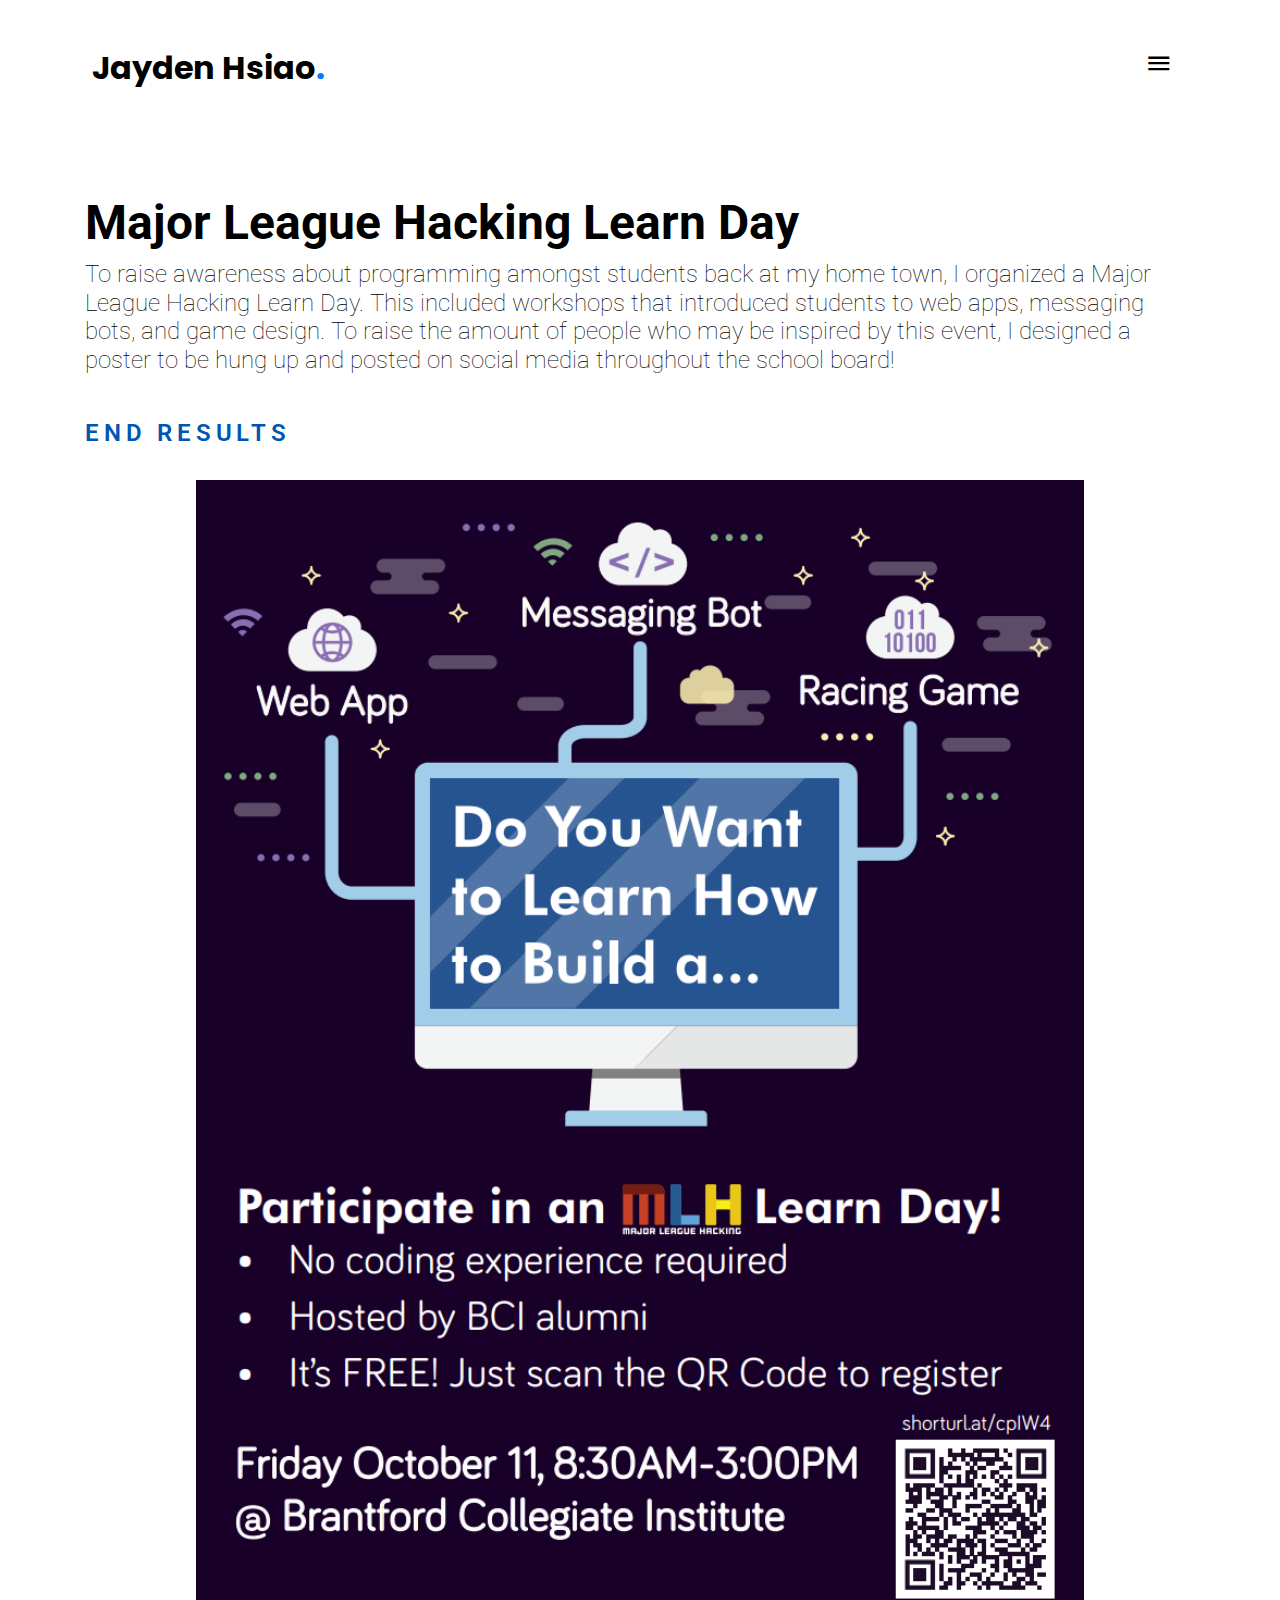
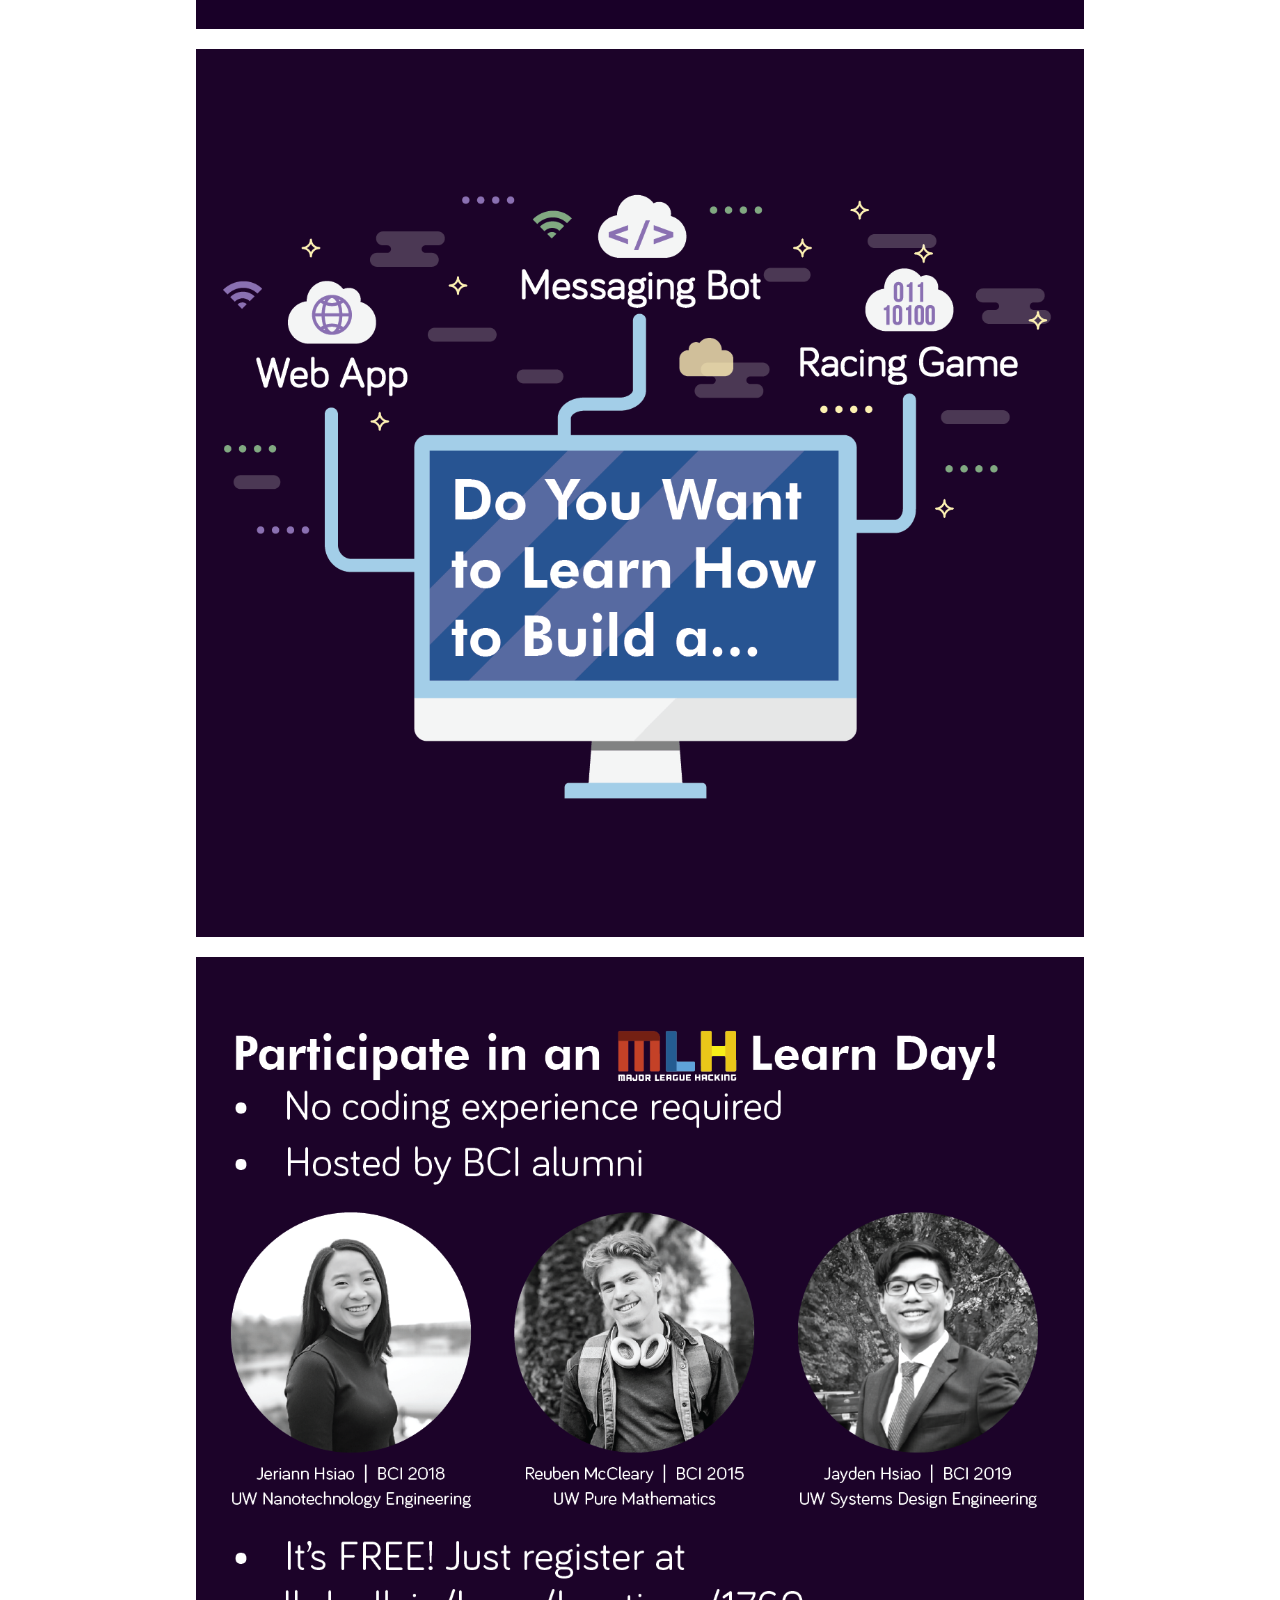
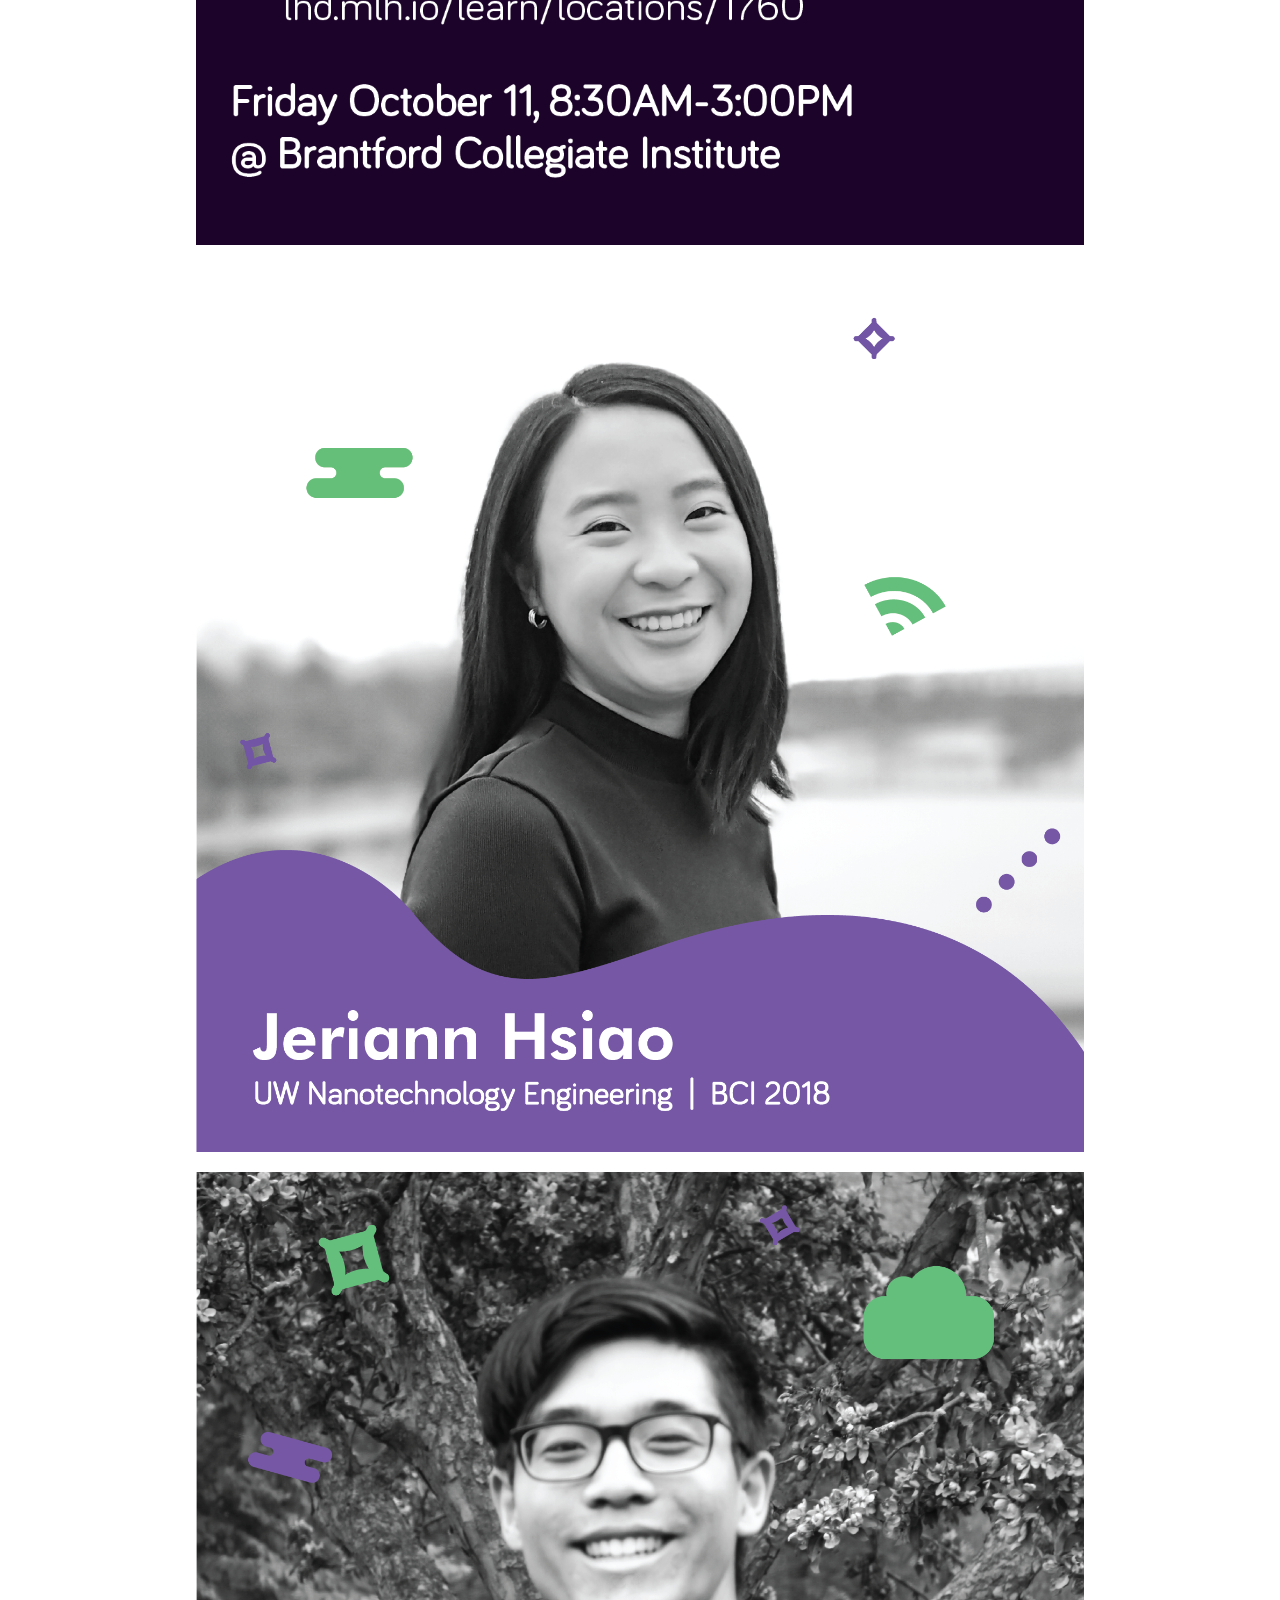
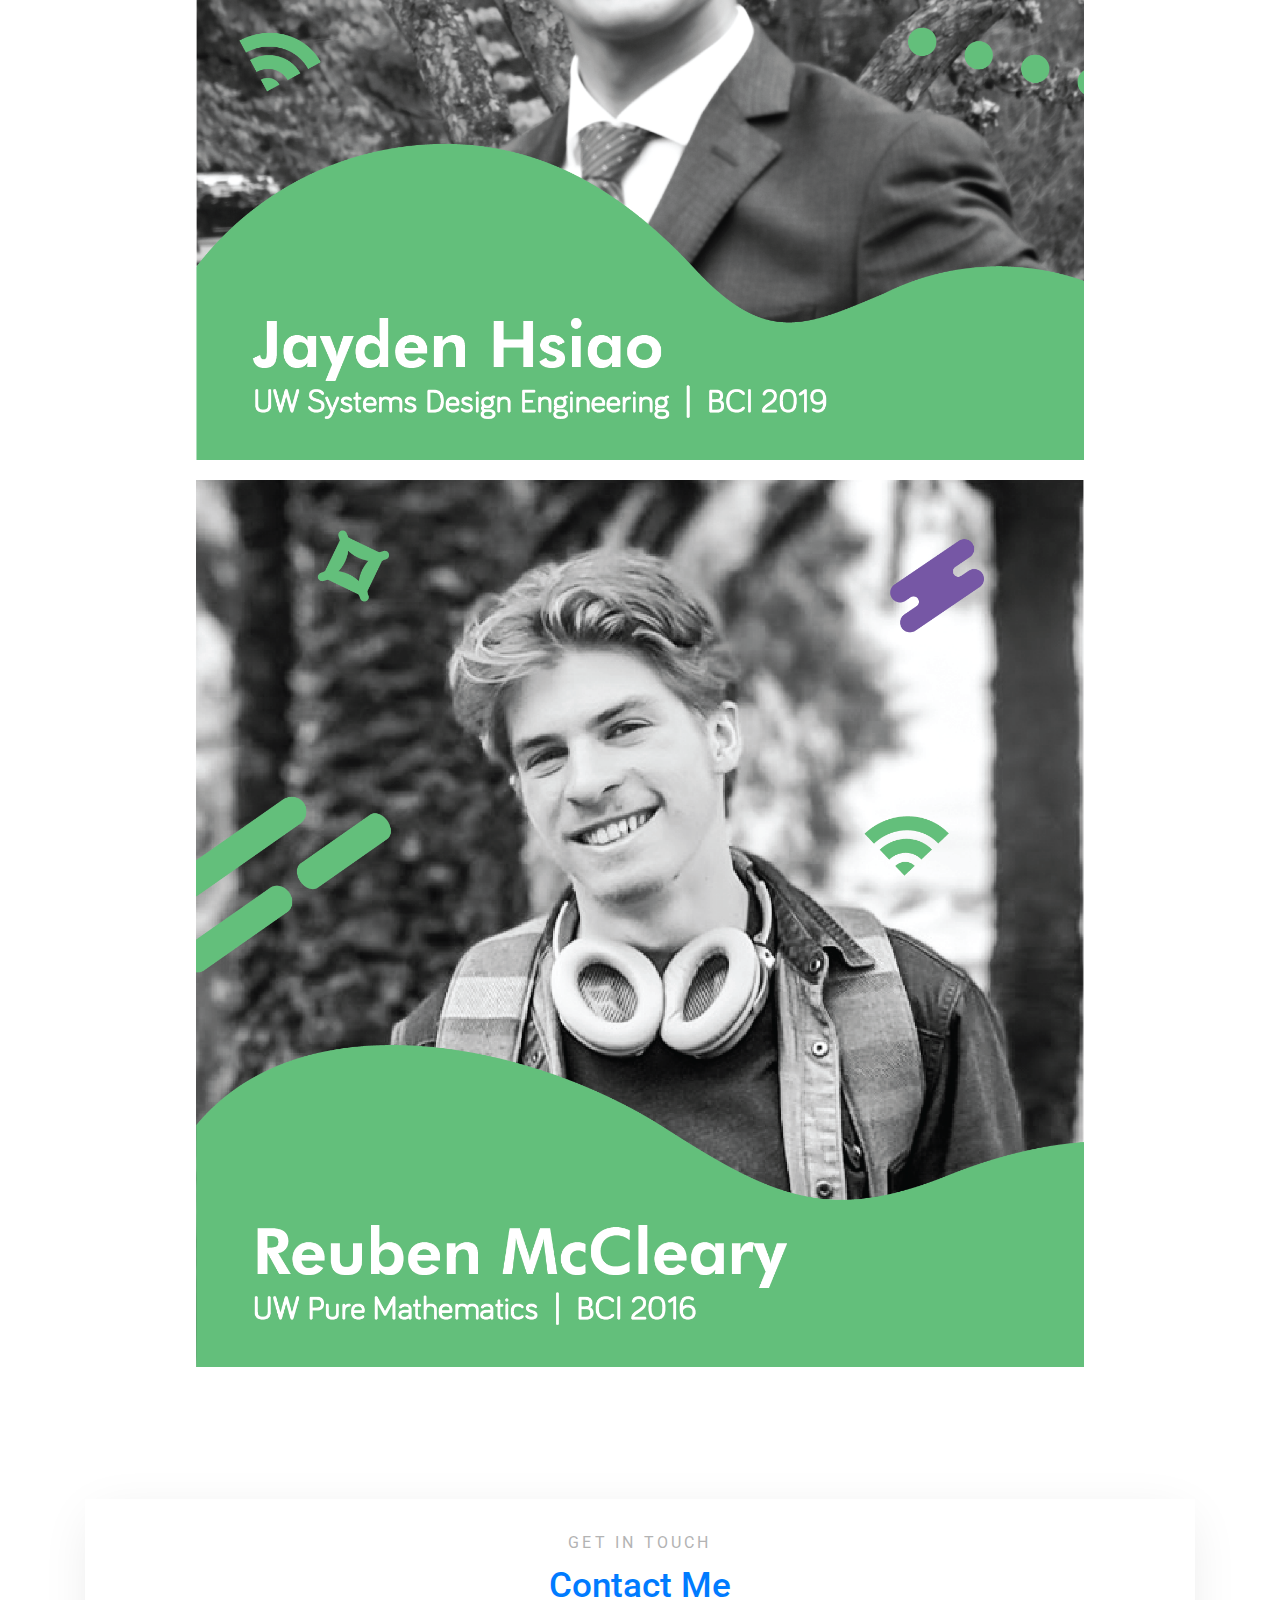
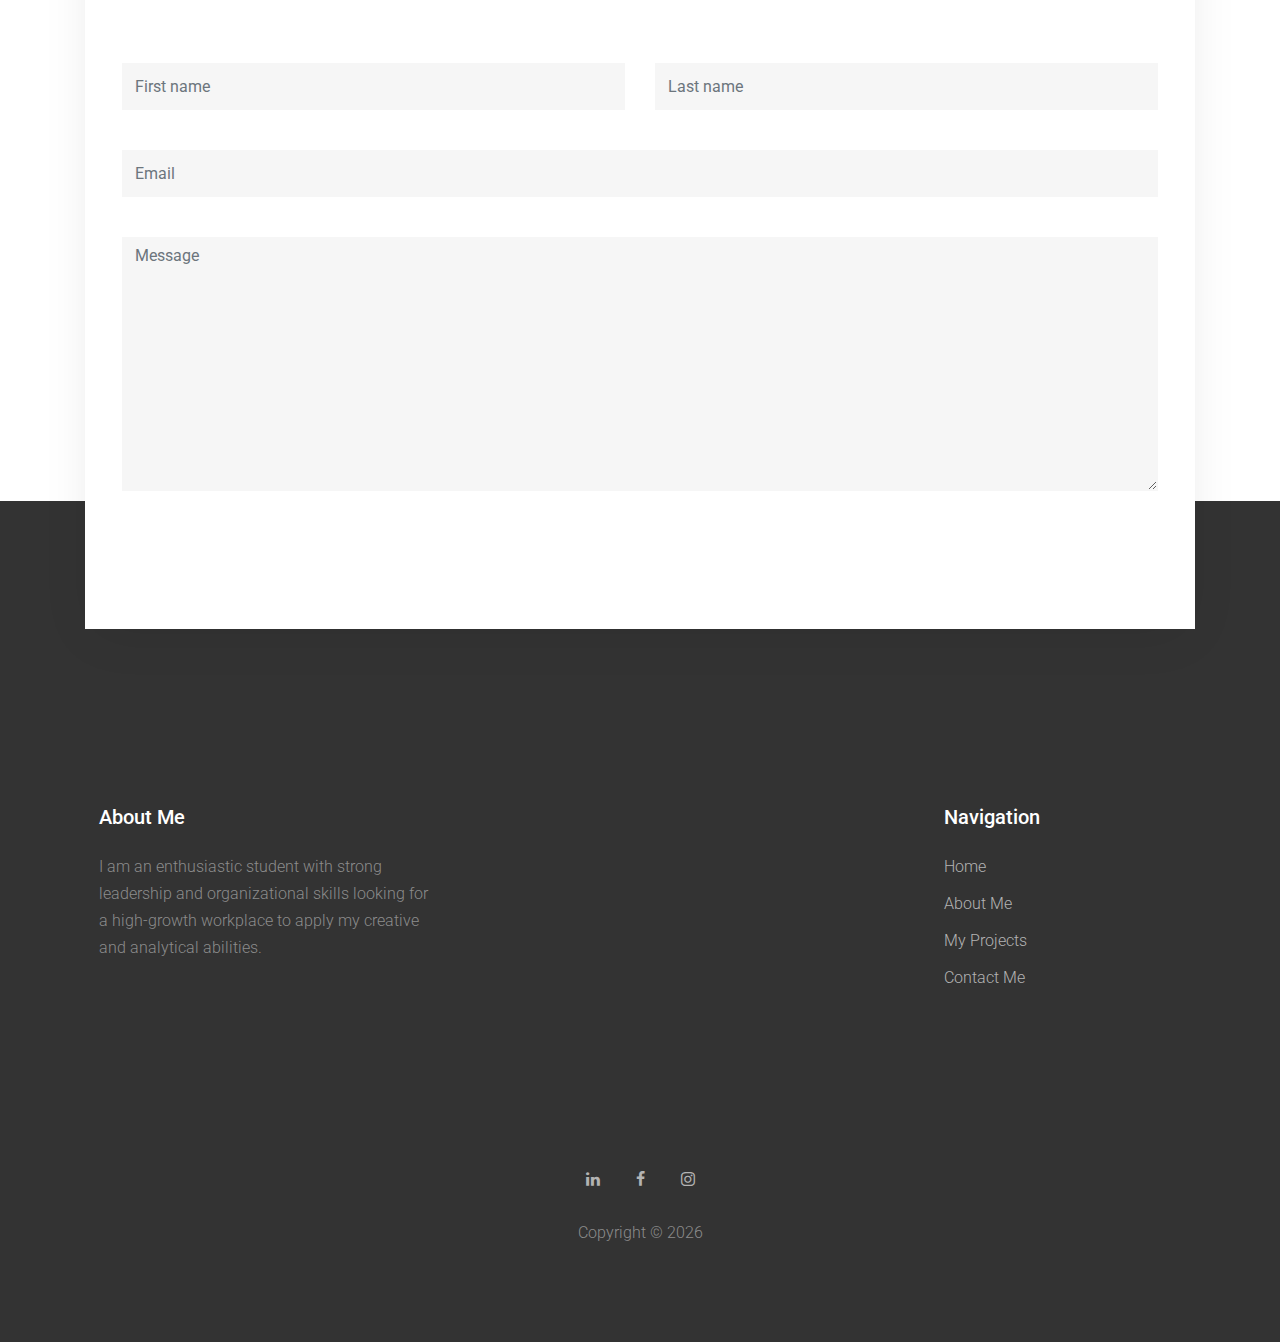
<file: majorleaguehackinglearnday.html>
<!DOCTYPE html>
<html lang="en">

<head>
    <title>Jayden Hsiao's Portfolio</title>
    <meta charset="utf-8">
    <meta name="viewport" content="width=device-width, initial-scale=1, shrink-to-fit=no">

    <link href="https://fonts.googleapis.com/css?family=Roboto:300,400,500,700,900" rel="stylesheet">
    <link href="https://fonts.googleapis.com/css?family=Poppins:300,400,500,700,900" rel="stylesheet">
    <link rel="stylesheet" href="fonts/icomoon/style.css">
    <link rel="stylesheet" href="css/bootstrap.min.css">
    <link rel="stylesheet" href="css/animate.css">
    <link rel="stylesheet" href="css/owl.carousel.min.css">
    <link rel="stylesheet" href="css/owl.theme.default.min.css">
    <link rel="stylesheet" href="css/bootstrap-datepicker.css">


    <link rel="stylesheet" href="fonts/flaticon/font/flaticon.css">

    <link rel="stylesheet" href="css/aos.css">
    <link rel="stylesheet" href="css/jquery.fancybox.min.css">


    <link rel="stylesheet" href="css/style.css">
    <link rel="stylesheet" href="css/project.css">
    <link rel="stylesheet" href="css/navbar.css">
    <link rel="stylesheet" href="css/filterportfolio.css">

    <link rel="stylesheet" href="css/casestudy.css">
</head>

<script src="js/project.js"></script>
<script src="js/navbar.js"></script>
<script src="js/filterportfolio.js"></script>

<body data-spy="scroll" data-target=".site-navbar-target" data-offset="300">
    <div class="site-wrap">
        <div class="site-mobile-menu site-navbar-target">
            <div class="site-mobile-menu-header">
                <div class="site-mobile-menu-close mt-3">
                    <span class="icon-close2 js-menu-toggle"></span>
                </div>
            </div>
            <div class="site-mobile-menu-body"></div>
        </div> <!-- .site-mobile-menu -->


        <div class="site-navbar-wrap">
            <div class="site-navbar site-navbar-target js-sticky-header">
                <div class="container">
                    <div class="row align-items-center">
                        <div class="col-6 col-md-4">
                            <h1 class="my-0 site-logo"><a href="index.html">Jayden Hsiao<span
                                        class="text-primary">.</span> </a></h1>
                        </div>
                        <div class="col-6 col-md-8">
                            <nav class="site-navigation text-right" role="navigation">
                                <div class="container">

                                    <div class="d-inline-block d-lg-block ml-md-0 mr-auto py-3"><a href="#"
                                            class="site-menu-toggle js-menu-toggle text-black">
                                            <span class="icon-menu h3"></span> <span class="menu-text"></span>
                                        </a></div>

                                    <ul class="site-menu main-menu js-clone-nav d-none d-lg-none">
                                        <li><a href="#home-section" class="nav-link">Home</a></li>
                                        <li><a href="#about-section" class="nav-link">About Me</a></li>
                                        <li><a href="#what-we-do-section" class="nav-link">My Projects</a></li>
                                        <li><a href="#contact-section" class="nav-link">Contact Me</a></li>
                                    </ul>
                                </div>
                            </nav>
                        </div>
                    </div>
                </div>
            </div>
        </div> <!-- END .site-navbar-wrap -->

        <div>
            <div class="container casestudy">
                <h1>Major League Hacking Learn Day</h1>
                <h2>To raise awareness about programming amongst students back at my home town, I organized a
                    Major League Hacking Learn Day. This included workshops that introduced students to web apps,
                    messaging
                    bots, and game design. To raise the amount of people who may be inspired by this event, I designed a
                    poster to be hung up and posted on social media throughout the school board!
                </h2>

                <div class="sub-title">End Results</div>
                <img class="asyncImage" src="images/majorleaguehackinghackday_poster.png" alt="Image" class="img-fluid">
                <img class="asyncImage" src="images/majorleaguehackinghackday_post1.png" alt="Image" class="img-fluid">
                <img class="asyncImage" src="images/majorleaguehackinghackday_post2.png" alt="Image" class="img-fluid">
                <img class="asyncImage" src="images/majorleaguehackinghackday_profile (1).png" alt="Image"
                    class="img-fluid">
                <img class="asyncImage" src="images/majorleaguehackinghackday_profile (2).png" alt="Image"
                    class="img-fluid">
                <img class="asyncImage" src="images/majorleaguehackinghackday_profile (3).png" alt="Image"
                    class="img-fluid">
            </div>
        </div>

        <div class="site-section" id="contact-section">
            <div class="container">
                <form action="https://formspree.io/jthsiao57@gmail.com" method="POST" class=" contact-form">
                    <div class="section-title text-center mb-5">
                        <span class="sub-title mb-2 d-block">Get In Touch</span>
                        <h2 class="title text-primary">Contact Me</h2>
                    </div>
                    <div class="row mb-4">
                        <div class="col-md-6 mb-4 mb-md-0">
                            <input type="text" name="name" class="form-control" placeholder="First name">
                        </div>
                        <div class="col-md-6">
                            <input type="text" name="name" class="form-control" placeholder="Last name">
                        </div>
                    </div>

                    <div class="row mb-4">
                        <div class="col-12">
                            <input type="text" name="name" class="form-control" placeholder="Email">
                        </div>
                    </div>
                    <div class="row mb-4">
                        <div class="col-12">
                            <textarea class="form-control" name="name" id="" cols="30" rows="10"
                                placeholder="Message"></textarea>
                        </div>
                    </div>
                    <div class="row">
                        <div class="col-12">
                            <button type="submit" class="btn btn-primary btn-md">Send Message</button>
                        </div>
                    </div>
                </form>
            </div>
        </div> <!-- END .site-section -->

        <footer class="site-footer">
            <div class="container">
                <div class="row">
                    <div class="col-lg-4 mb-5 mb-lg-0">
                        <div class="row mb-5">
                            <div class="col-12">
                                <h3 class="footer-heading mb-4">About Me</h3>
                                <p>I am an enthusiastic student with strong leadership and organizational skills looking
                                    for a
                                    high-growth workplace to apply my creative and analytical abilities.</p>
                            </div>
                        </div>

                    </div>
                    <div class="col-lg-3 ml-auto">
                        <div class="row mb-5">
                            <div class="col-md-12">
                                <h3 class="footer-heading mb-4">Navigation</h3>
                            </div>
                            <div class="col-md-6 col-lg-6">
                                <ul class="list-unstyled">
                                    <li><a href="#home-section">Home</a></li>
                                    <li><a href="#about-section">About Me</a></li>
                                    <li><a href="#what-we-do-section">My Projects</a></li>
                                    <li><a href="#contact-section">Contact Me</a></li>
                                </ul>
                            </div>
                        </div>
                    </div>
                </div>
                <div class="row pt-5 mt-5 text-center">
                    <div class="col-md-12">
                        <div class="mb-4">
                            <a href="https://www.linkedin.com/in/jthsiao57/" target="_blank" class="pl-3 pr-3"><span
                                    class="icon-linkedin"></span></a>
                            <a href="https://www.facebook.com/jayden.hsiao.75" target="_blank" class=" pl-3 pr-3"><span
                                    class="icon-facebook"></span></a>
                            <a href="https://www.instagram.com/jthsiao57/" target="_blank" class="pl-3 pr-3"><span
                                    class="icon-instagram"></span></a>
                        </div>
                        <p>
                            Copyright &copy;
                            <script>
                                document.write(new Date().getFullYear());
                            </script>
                        </p>
                    </div>
                </div>
            </div>
        </footer>
    </div>

    <script src="js/jquery-3.3.1.min.js"></script>
    <script src="js/popper.min.js"></script>
    <script src="js/bootstrap.min.js"></script>
    <script src="js/owl.carousel.min.js"></script>
    <script src="js/aos.js"></script>
    <script src="js/jquery.sticky.js"></script>
    <script src="js/stickyfill.min.js"></script>
    <script src="js/jquery.easing.1.3.js"></script>

    <script src="js/jquery.fancybox.min.js"></script>
    <script src="js/main.js"></script>

</body>

</html>
</file>
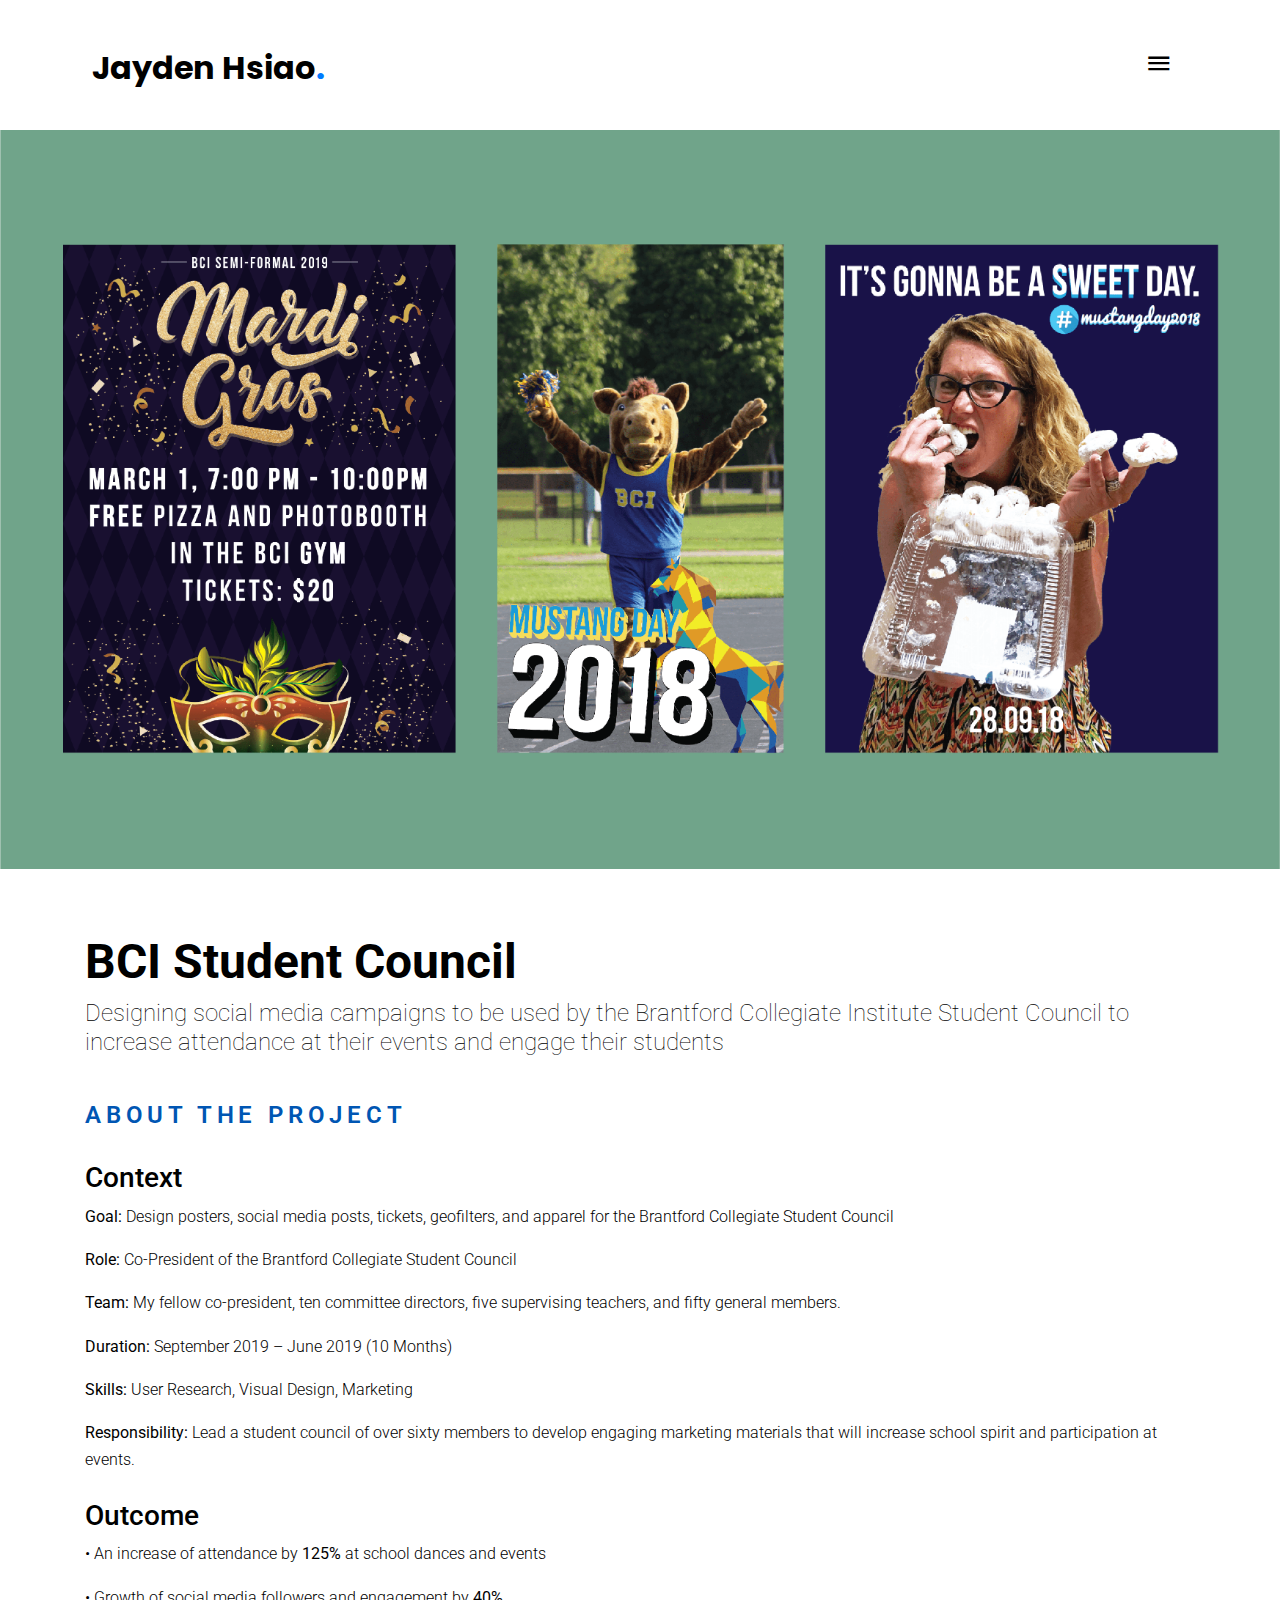
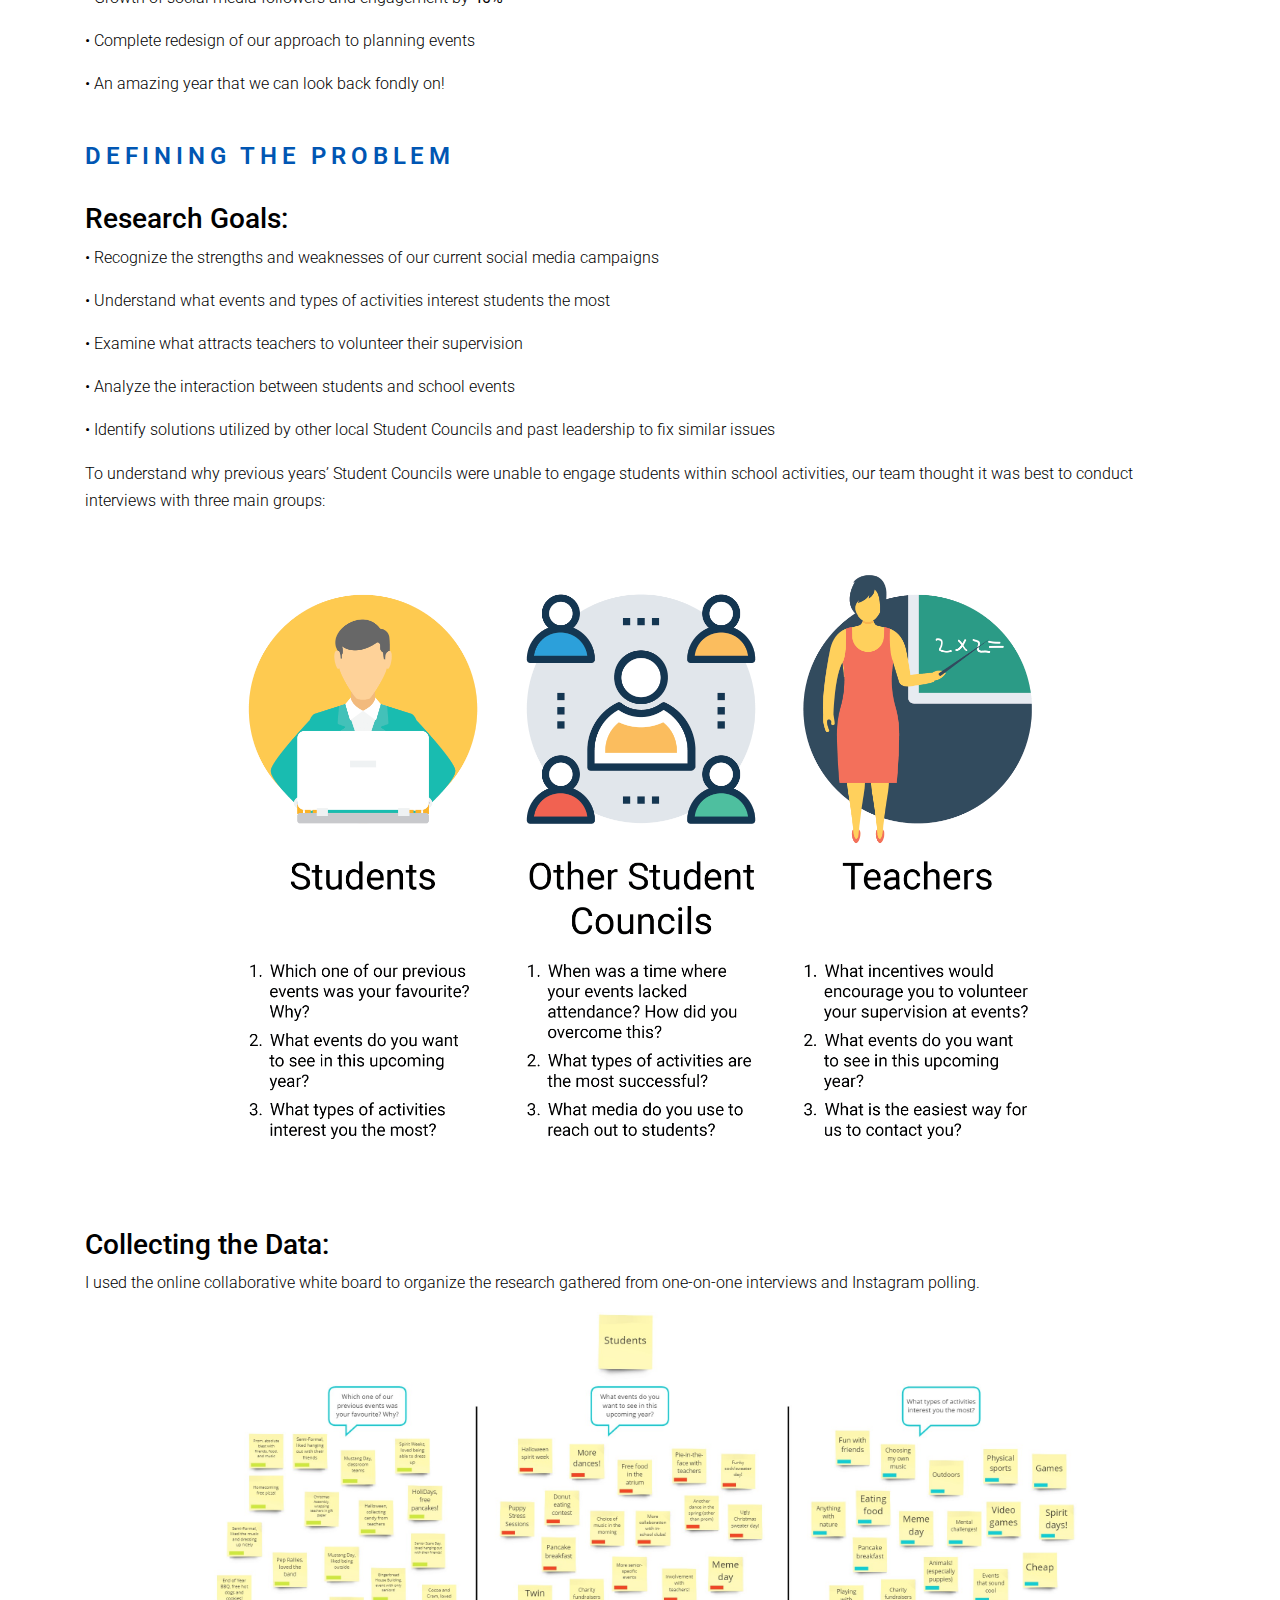
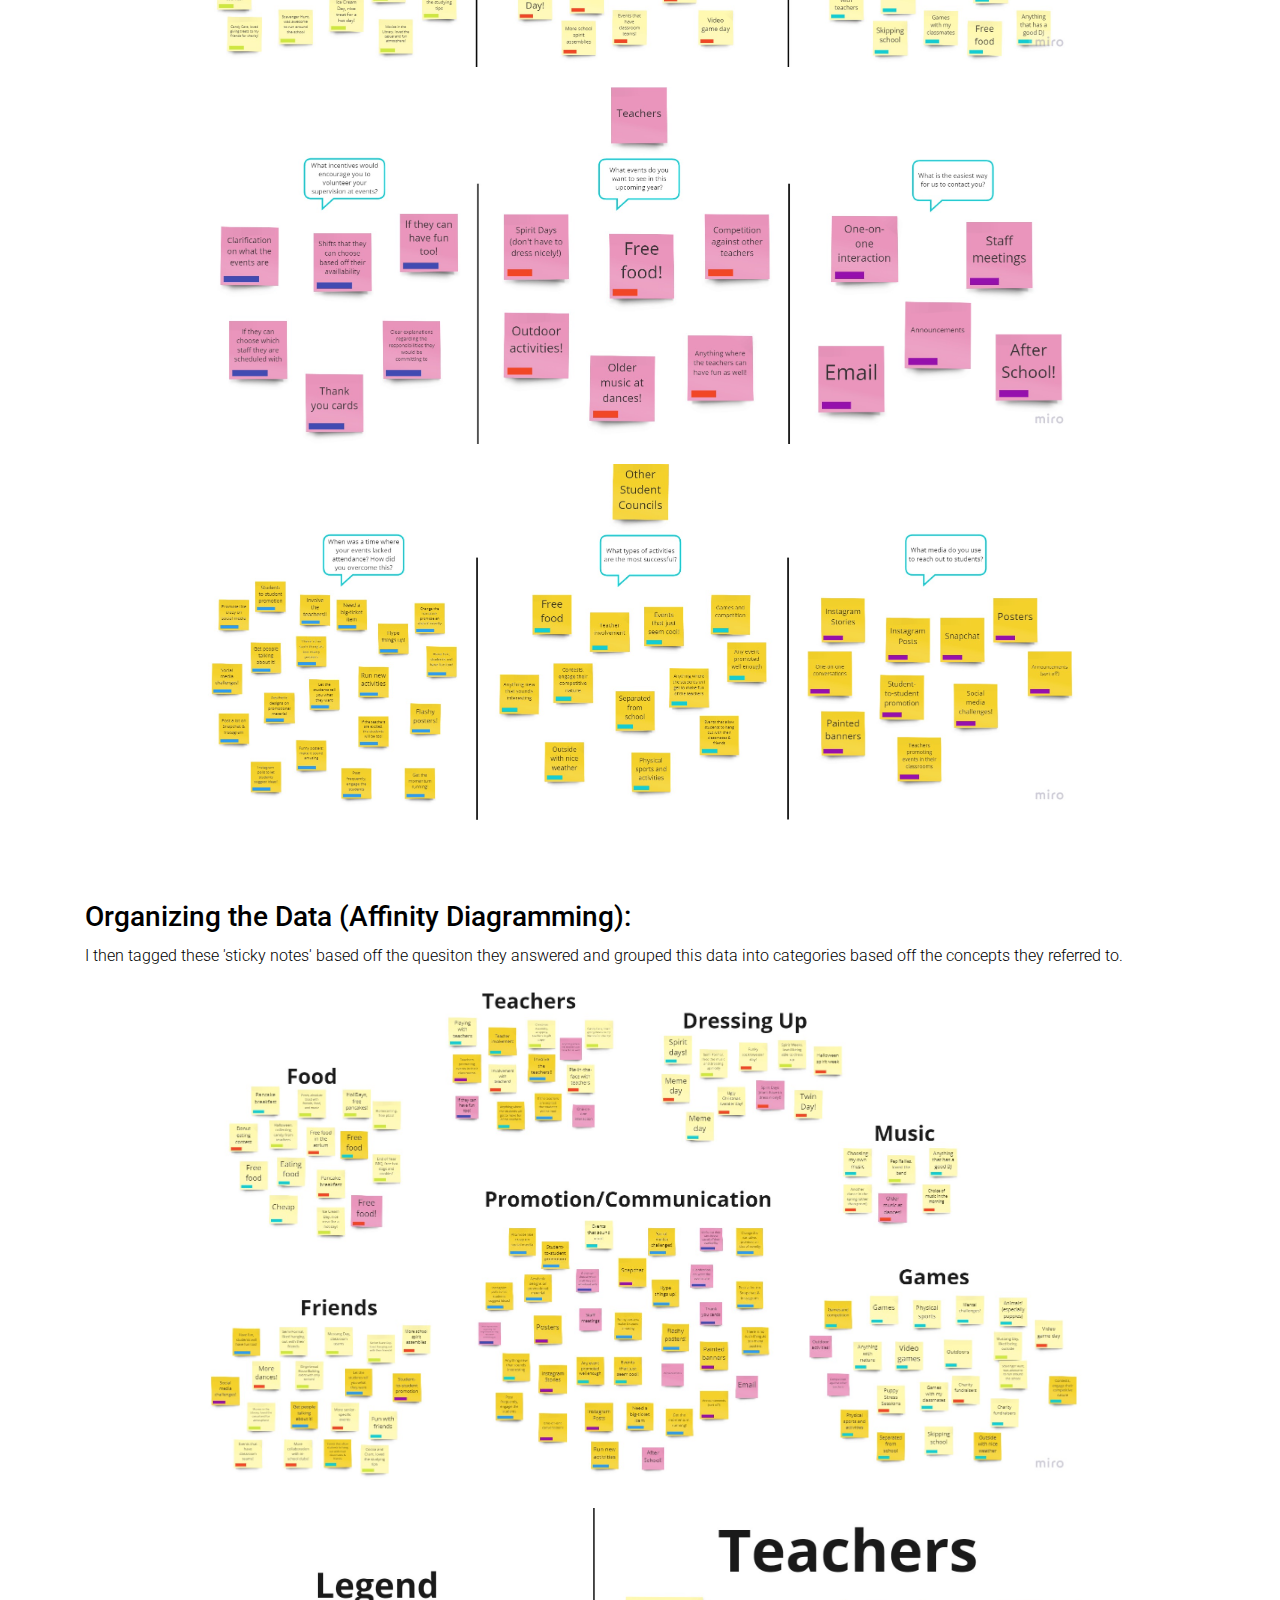
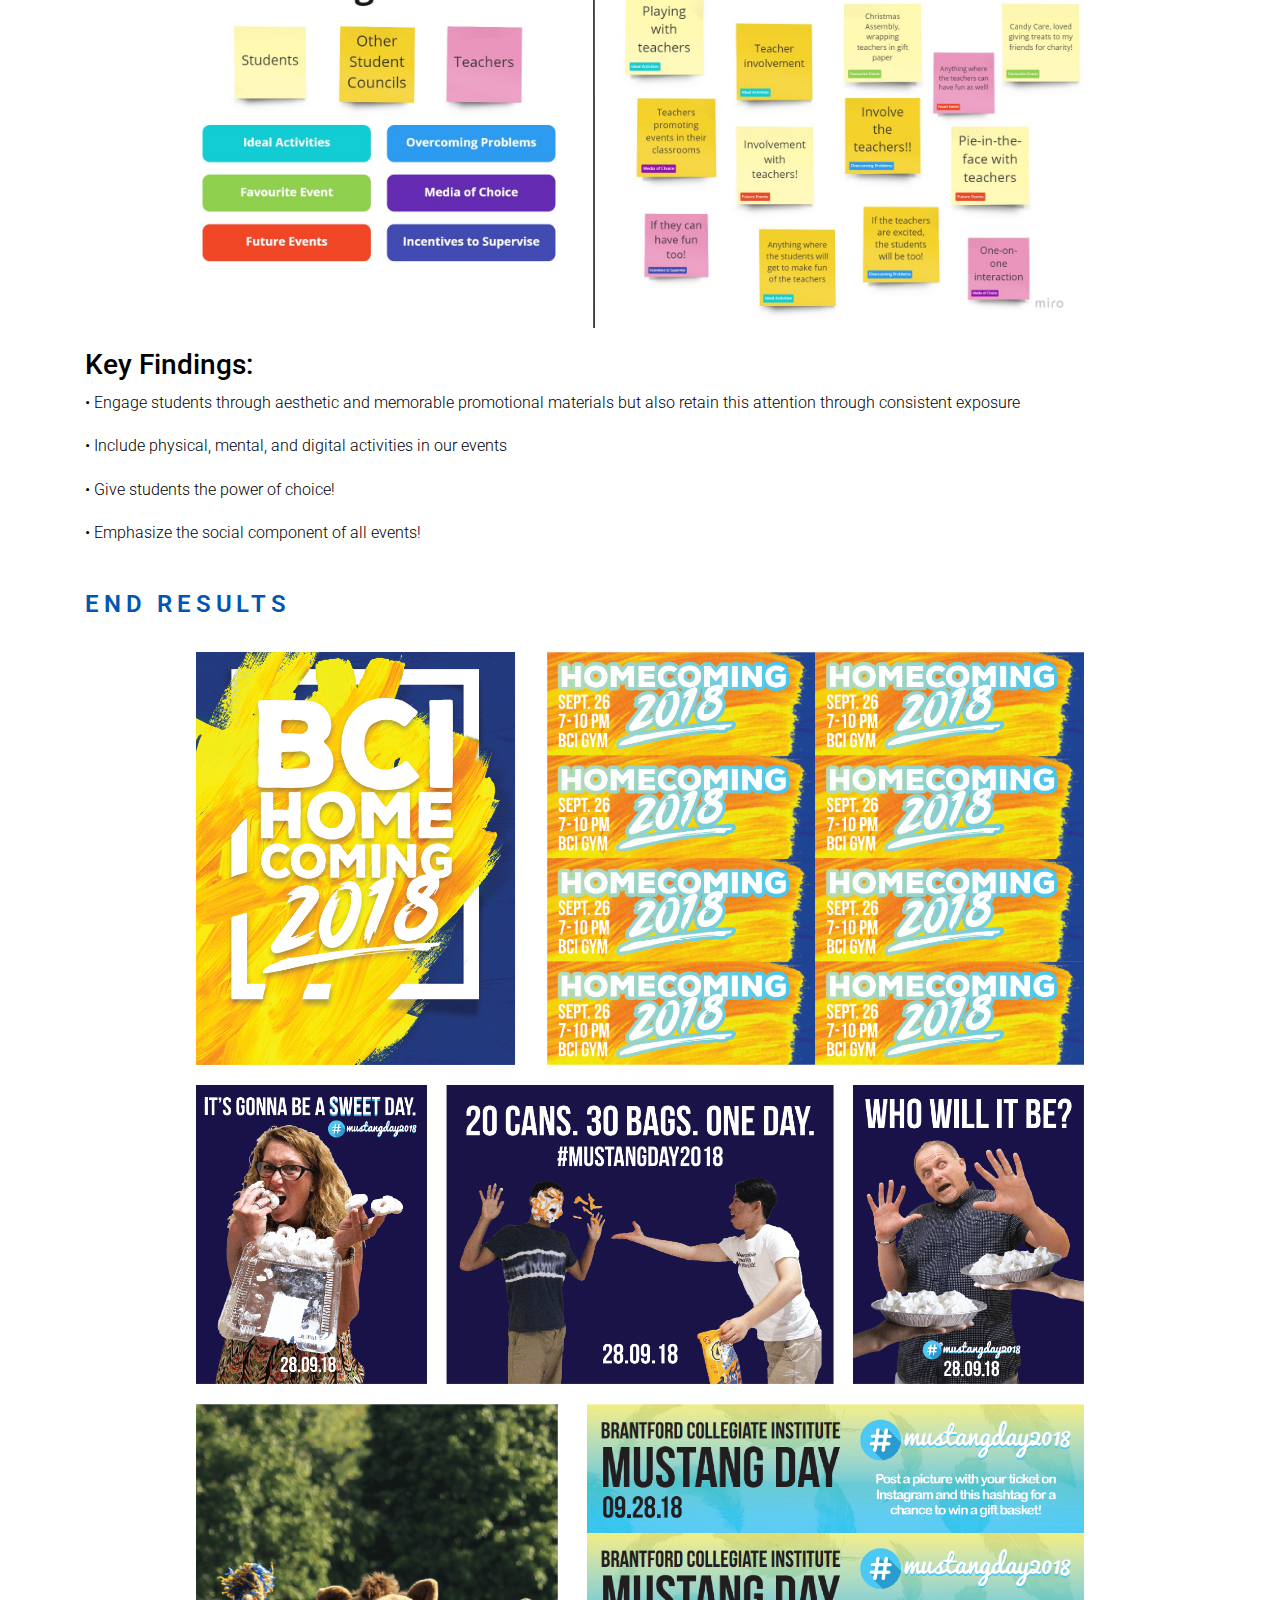
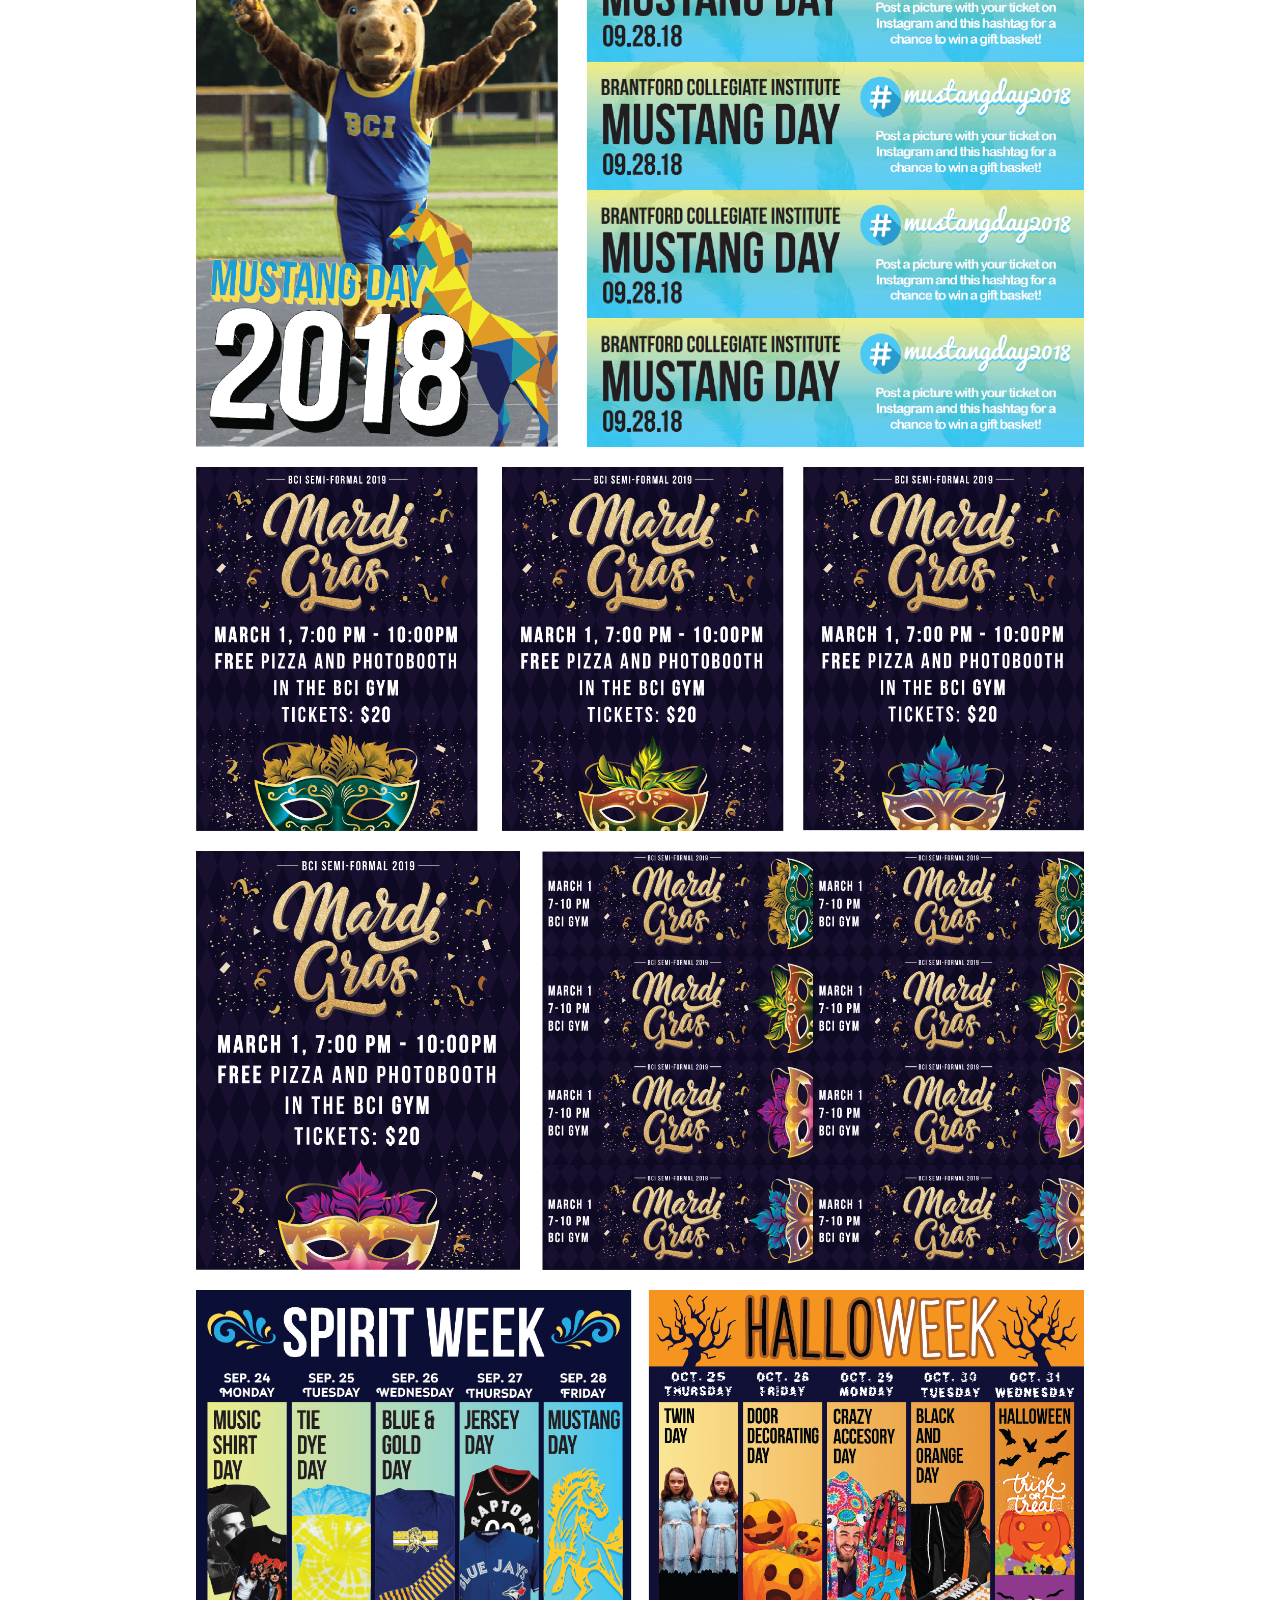
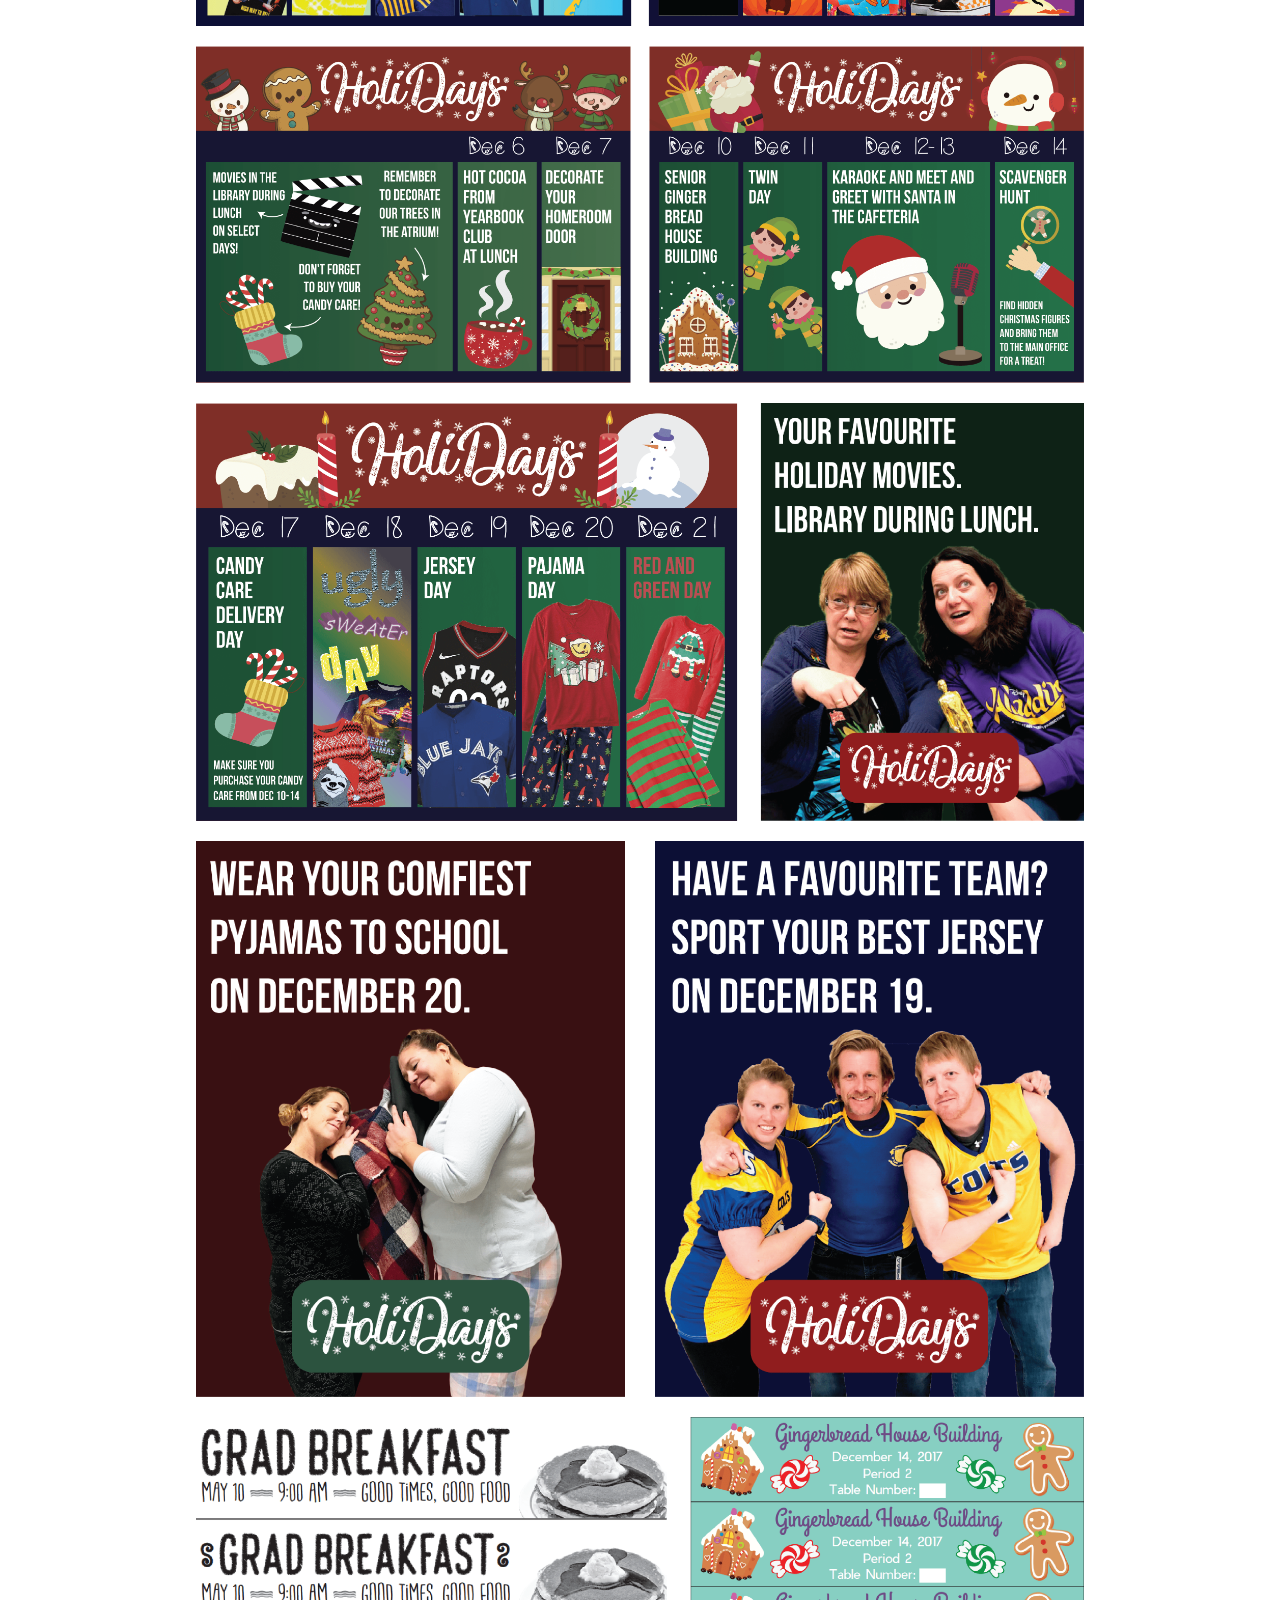
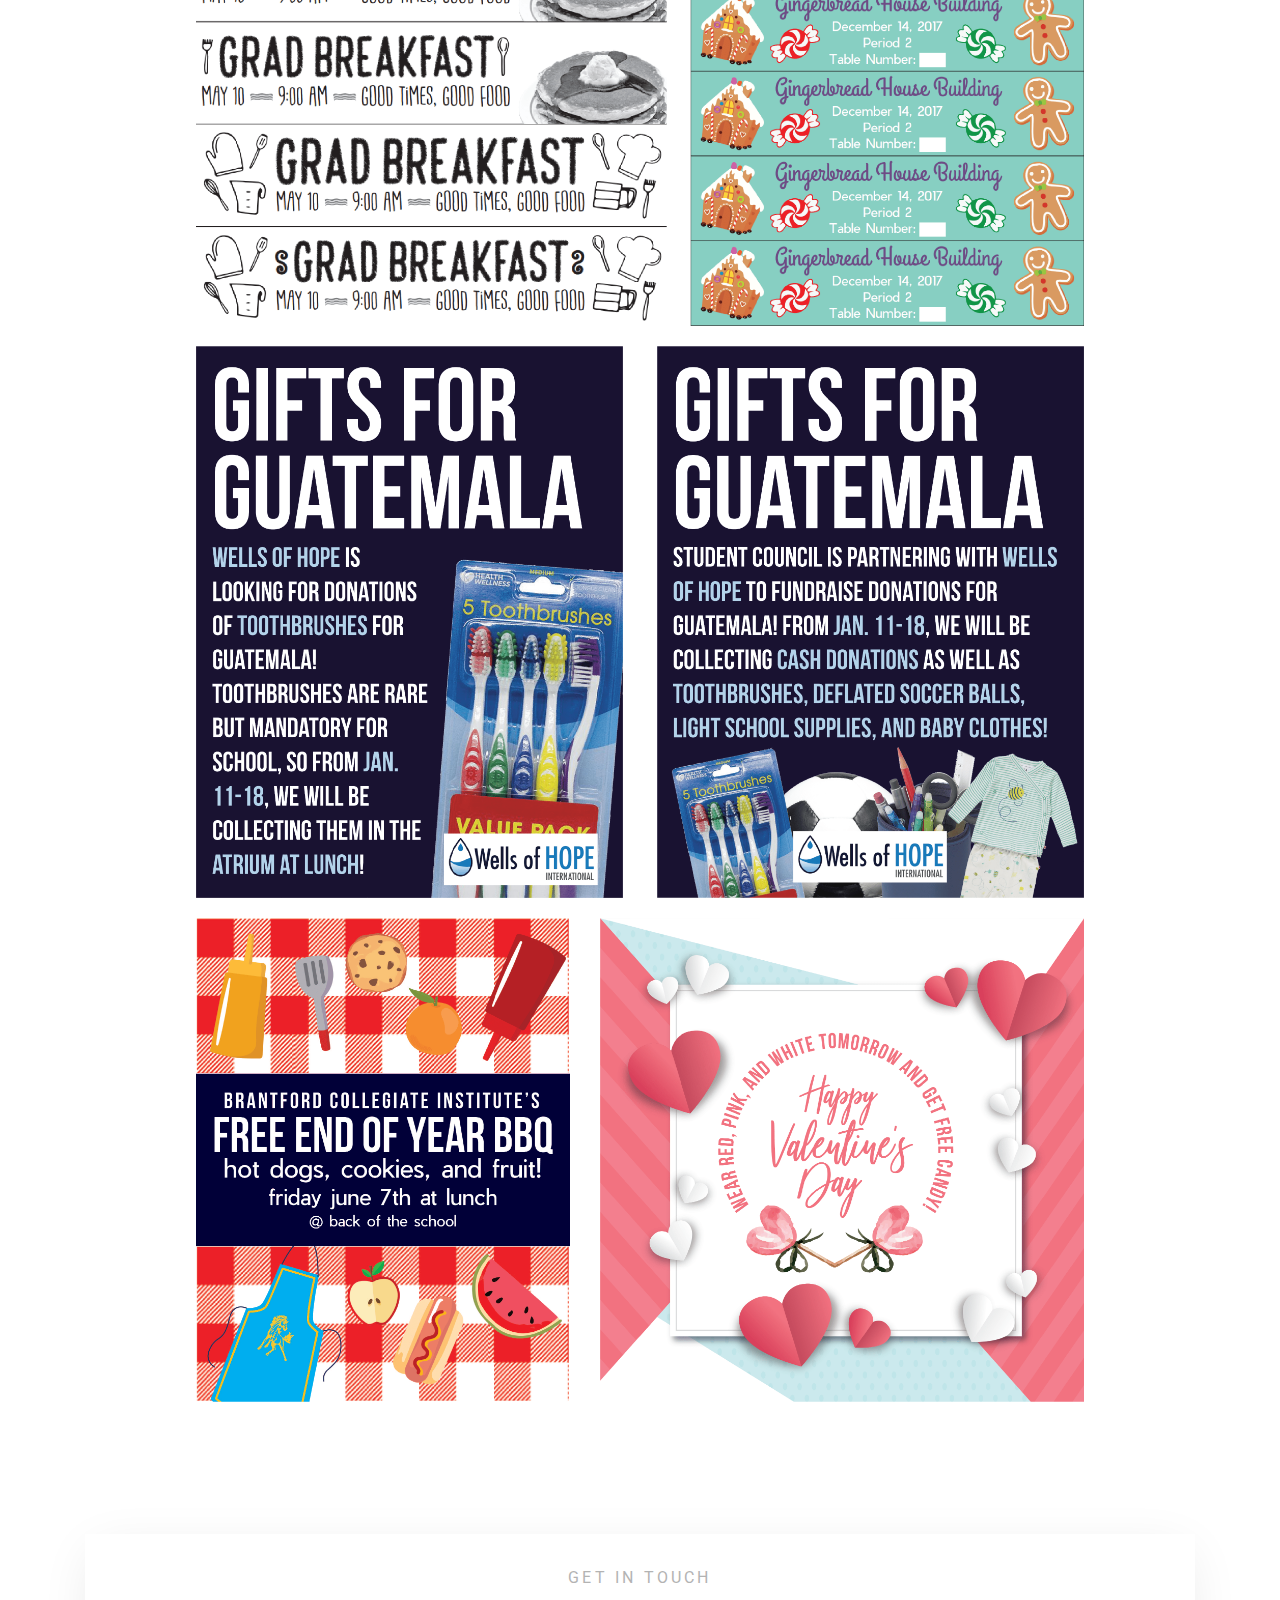
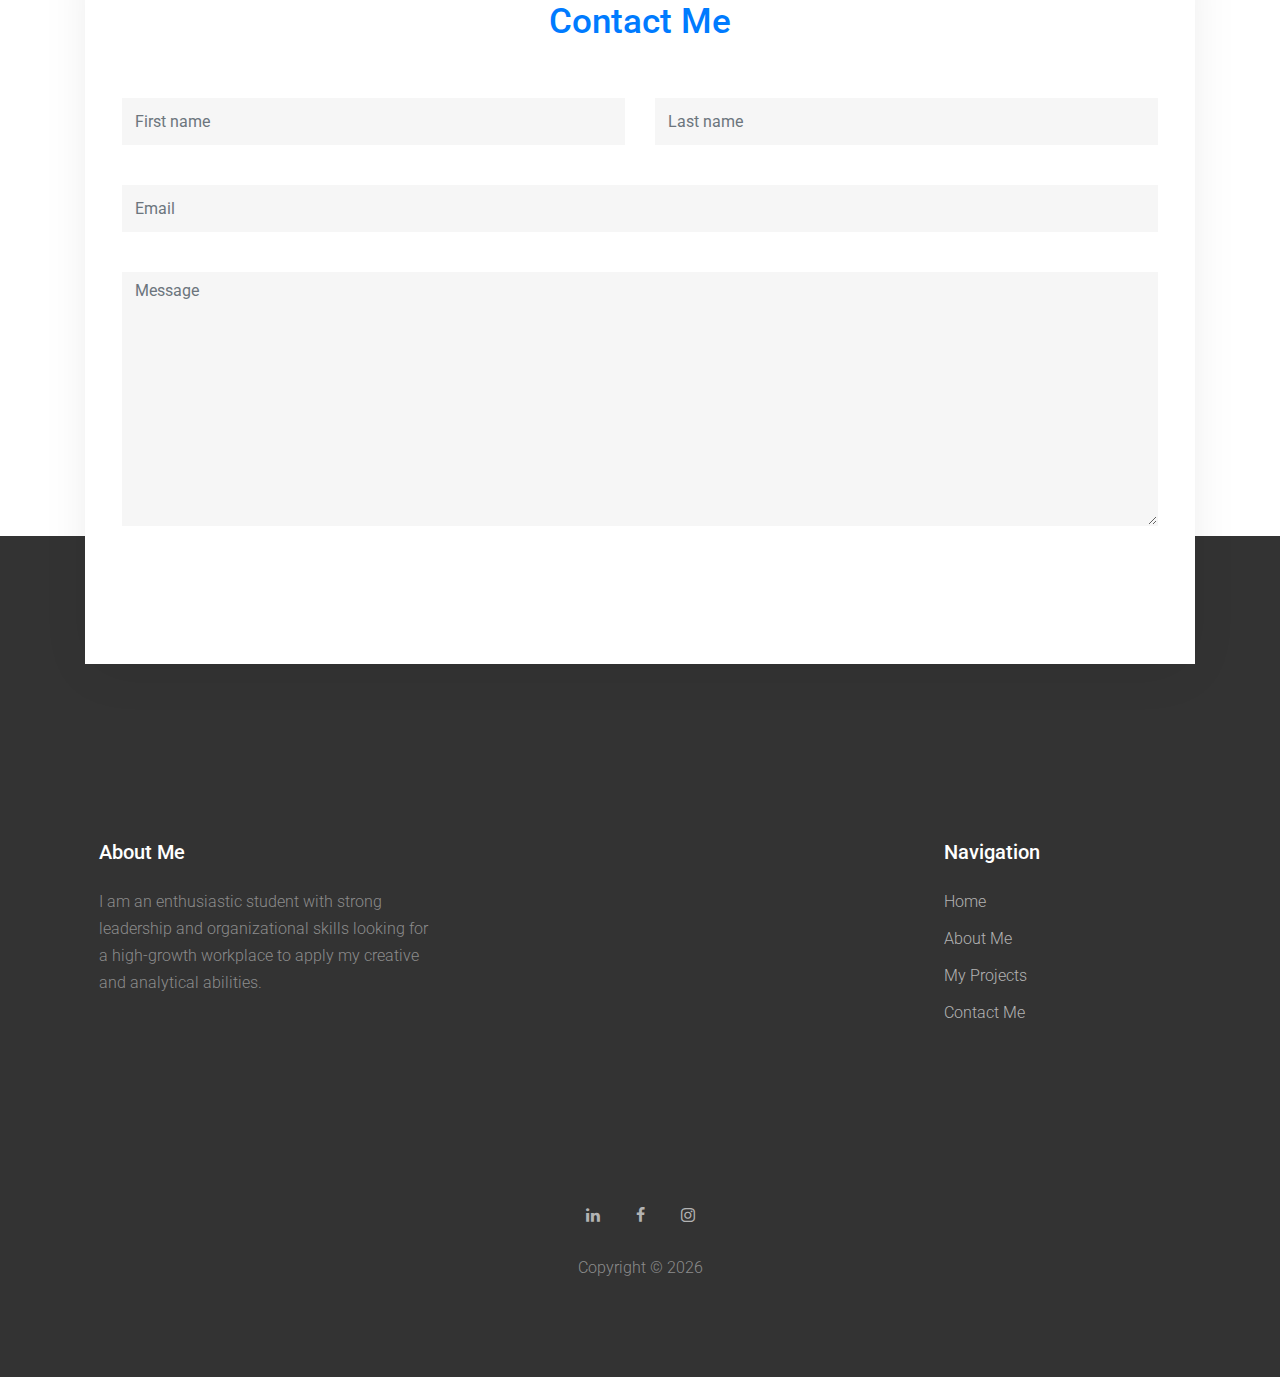
<file: studentcouncil.html>
<!DOCTYPE html>
<html lang="en">

<head>
    <title>Jayden Hsiao's Portfolio</title>
    <meta charset="utf-8">
    <meta name="viewport" content="width=device-width, initial-scale=1, shrink-to-fit=no">

    <link href="https://fonts.googleapis.com/css?family=Roboto:300,400,500,700,900" rel="stylesheet">
    <link href="https://fonts.googleapis.com/css?family=Poppins:300,400,500,700,900" rel="stylesheet">
    <link rel="stylesheet" href="fonts/icomoon/style.css">
    <link rel="stylesheet" href="css/bootstrap.min.css">
    <link rel="stylesheet" href="css/animate.css">
    <link rel="stylesheet" href="css/owl.carousel.min.css">
    <link rel="stylesheet" href="css/owl.theme.default.min.css">
    <link rel="stylesheet" href="css/bootstrap-datepicker.css">


    <link rel="stylesheet" href="fonts/flaticon/font/flaticon.css">

    <link rel="stylesheet" href="css/aos.css">
    <link rel="stylesheet" href="css/jquery.fancybox.min.css">


    <link rel="stylesheet" href="css/style.css">
    <link rel="stylesheet" href="css/project.css">
    <link rel="stylesheet" href="css/navbar.css">
    <link rel="stylesheet" href="css/filterportfolio.css">

    <link rel="stylesheet" href="css/casestudy.css">
</head>

<script src="js/project.js"></script>
<script src="js/navbar.js"></script>
<script src="js/filterportfolio.js"></script>

<body data-spy="scroll" data-target=".site-navbar-target" data-offset="300">
    <div class="site-wrap">
        <div class="site-mobile-menu site-navbar-target">
            <div class="site-mobile-menu-header">
                <div class="site-mobile-menu-close mt-3">
                    <span class="icon-close2 js-menu-toggle"></span>
                </div>
            </div>
            <div class="site-mobile-menu-body"></div>
        </div> <!-- .site-mobile-menu -->


        <div class="site-navbar-wrap">
            <div class="site-navbar site-navbar-target js-sticky-header">
                <div class="container">
                    <div class="row align-items-center">
                        <div class="col-6 col-md-4">
                            <h1 class="my-0 site-logo"><a href="index.html">Jayden Hsiao<span
                                        class="text-primary">.</span> </a></h1>
                        </div>
                        <div class="col-6 col-md-8">
                            <nav class="site-navigation text-right" role="navigation">
                                <div class="container">

                                    <div class="d-inline-block d-lg-block ml-md-0 mr-auto py-3"><a href="#"
                                            class="site-menu-toggle js-menu-toggle text-black">
                                            <span class="icon-menu h3"></span> <span class="menu-text"></span>
                                        </a></div>

                                    <ul class="site-menu main-menu js-clone-nav d-none d-lg-none">
                                        <li><a href="#home-section" class="nav-link">Home</a></li>
                                        <li><a href="#about-section" class="nav-link">About Me</a></li>
                                        <li><a href="#what-we-do-section" class="nav-link">My Projects</a></li>
                                        <li><a href="#contact-section" class="nav-link">Contact Me</a></li>
                                    </ul>
                                </div>
                            </nav>
                        </div>
                    </div>
                </div>
            </div>
        </div> <!-- END .site-navbar-wrap -->

        <div>
            <img style="width: 100%;" src="images/cs_sc_thumbnail-min.png" alt="Image">
            <div class="container casestudy">
                <h1>BCI Student Council</h1>
                <h2>Designing social media campaigns to be used by the Brantford Collegiate Institute Student Council to
                    increase attendance at their events and engage their students</h2>
                <div class="sub-title">ABOUT THE PROJECT</div>
                <h3>Context</h3>
                <p><b>Goal:</b> Design posters, social media posts, tickets, geofilters, and apparel for the Brantford
                    Collegiate Student Council</p>
                <p><b>Role:</b> Co-President of the Brantford Collegiate Student Council</p>
                <p><b>Team:</b> My fellow co-president, ten committee directors, five supervising teachers, and fifty
                    general members.</p>
                <p><b>Duration:</b> September 2019 – June 2019 (10 Months)</p>
                <p><b>Skills:</b> User Research, Visual Design, Marketing</p>
                <p style="margin-bottom: 2vw"><b>Responsibility:</b> Lead a student council of over sixty members to
                    develop engaging marketing materials that will increase school spirit and participation at events.
                </p>

                <h3>Outcome</h3>
                <p>• An increase of attendance by <b>125%</b> at school dances and events</p>
                <p>• Growth of social media followers and engagement by <b>40%</b></p>
                <p>• Complete redesign of our approach to planning events</p>
                <p>• An amazing year that we can look back fondly on!</p>

                <div class="sub-title">Defining the Problem</div>
                <h3>Research Goals:</h3>
                <p>• Recognize the strengths and weaknesses of our current social media campaigns</p>
                <p>• Understand what events and types of activities interest students the most</p>
                <p>• Examine what attracts teachers to volunteer their supervision</p>
                <p>• Analyze the interaction between students and school events</p>
                <p>• Identify solutions utilized by other local Student Councils and past leadership to fix similar
                    issues</p>
                <p>To understand why previous years’ Student Councils were unable to engage students within school
                    activities, our team thought it was best to conduct interviews with three main groups:</p>
                <img src="images/cs_sc_interviewgroupsandquestions-min.png" alt="Image">

                <h3>Collecting the Data:</h3>
                <p>I used the online collaborative white board to organize the research gathered from one-on-one
                    interviews and Instagram polling.</p>
                <img src="images/cs_sc_research1.jpg" alt="Image">
                <img src="images/cs_sc_research2.jpg" alt="Image">
                <img src="images/cs_sc_research3.jpg" alt="Image">

                <h3 style="margin-top: 5rem">Organizing the Data (Affinity Diagramming):</h3>
                <p>I then tagged these 'sticky notes' based off the quesiton they answered and grouped this data into
                    categories based off the concepts they referred to.</p>
                <img src="images/cs_sc_research_affinity.jpg" alt="Image">
                <img src="images/cs_sc_research_teachers.jpg" alt="Image">

                <h3>Key Findings:</h3>
                <p>• Engage students through aesthetic and memorable promotional materials but also retain this
                    attention through consistent exposure</p>
                <p>• Include physical, mental, and digital activities in our events</p>
                <p>• Give students the power of choice!</p>
                <p>• Emphasize the social component of all events!</p>
                <div class="sub-title">End Results</div>
                <div class="results">
                    <img src="images/cs_sc_homecoming-min.png" alt="Image">
                    <img src="images/cs_sc_mustangday1-min.png" alt="Image">
                    <img src="images/cs_sc_mustangday2-min.png" alt="Image">
                    <img src="images/cs_sc_semi1-min.png" alt="Image">
                    <img src="images/cs_sc_semi2-min.png" alt="Image">
                    <img src="images/cs_sc_spirithalloweek-min.png" alt="Image">
                    <img src="images/cs_sc_holidays1-min.png" alt="Image">
                    <img src="images/cs_sc_holidays2-min.png" alt="Image">
                    <img src="images/cs_sc_holidays3-min.png" alt="Image">
                    <img src="images/cs_sc_breakfastgingbread-min.png" alt="Image">
                    <img src="images/cs_sc_giftsforguatemala-min.png" alt="Image">
                    <img src="images/cs_sc_bbqvalentines-min.png" alt="Image">
                </div>
            </div>
        </div>

        <div class="site-section" id="contact-section">
            <div class="container">
                <form action="https://formspree.io/jthsiao57@gmail.com" method="POST" class=" contact-form">
                    <div class="section-title text-center mb-5">
                        <span class="sub-title mb-2 d-block">Get In Touch</span>
                        <h2 class="title text-primary">Contact Me</h2>
                    </div>
                    <div class="row mb-4">
                        <div class="col-md-6 mb-4 mb-md-0">
                            <input type="text" name="name" class="form-control" placeholder="First name">
                        </div>
                        <div class="col-md-6">
                            <input type="text" name="name" class="form-control" placeholder="Last name">
                        </div>
                    </div>

                    <div class="row mb-4">
                        <div class="col-12">
                            <input type="text" name="name" class="form-control" placeholder="Email">
                        </div>
                    </div>
                    <div class="row mb-4">
                        <div class="col-12">
                            <textarea class="form-control" name="name" id="" cols="30" rows="10"
                                placeholder="Message"></textarea>
                        </div>
                    </div>
                    <div class="row">
                        <div class="col-12">
                            <button type="submit" class="btn btn-primary btn-md">Send Message</button>
                        </div>
                    </div>
                </form>
            </div>
        </div> <!-- END .site-section -->

        <footer class="site-footer">
            <div class="container">
                <div class="row">
                    <div class="col-lg-4 mb-5 mb-lg-0">
                        <div class="row mb-5">
                            <div class="col-12">
                                <h3 class="footer-heading mb-4">About Me</h3>
                                <p>I am an enthusiastic student with strong leadership and organizational skills looking
                                    for a
                                    high-growth workplace to apply my creative and analytical abilities.</p>
                            </div>
                        </div>

                    </div>
                    <div class="col-lg-3 ml-auto">
                        <div class="row mb-5">
                            <div class="col-md-12">
                                <h3 class="footer-heading mb-4">Navigation</h3>
                            </div>
                            <div class="col-md-6 col-lg-6">
                                <ul class="list-unstyled">
                                    <li><a href="#home-section">Home</a></li>
                                    <li><a href="#about-section">About Me</a></li>
                                    <li><a href="#what-we-do-section">My Projects</a></li>
                                    <li><a href="#contact-section">Contact Me</a></li>
                                </ul>
                            </div>
                        </div>
                    </div>
                </div>
                <div class="row pt-5 mt-5 text-center">
                    <div class="col-md-12">
                        <div class="mb-4">
                            <a href="https://www.linkedin.com/in/jthsiao57/" target="_blank" class="pl-3 pr-3"><span
                                    class="icon-linkedin"></span></a>
                            <a href="https://www.facebook.com/jayden.hsiao.75" target="_blank" class=" pl-3 pr-3"><span
                                    class="icon-facebook"></span></a>
                            <a href="https://www.instagram.com/jthsiao57/" target="_blank" class="pl-3 pr-3"><span
                                    class="icon-instagram"></span></a>
                        </div>
                        <p>
                            Copyright &copy;
                            <script>
                                document.write(new Date().getFullYear());
                            </script>
                        </p>
                    </div>
                </div>
            </div>
        </footer>
    </div>

    <script src="js/jquery-3.3.1.min.js"></script>
    <script src="js/popper.min.js"></script>
    <script src="js/bootstrap.min.js"></script>
    <script src="js/owl.carousel.min.js"></script>
    <script src="js/aos.js"></script>
    <script src="js/jquery.sticky.js"></script>
    <script src="js/stickyfill.min.js"></script>
    <script src="js/jquery.easing.1.3.js"></script>

    <script src="js/jquery.fancybox.min.js"></script>
    <script src="js/main.js"></script>

</body>

</html>
</file>
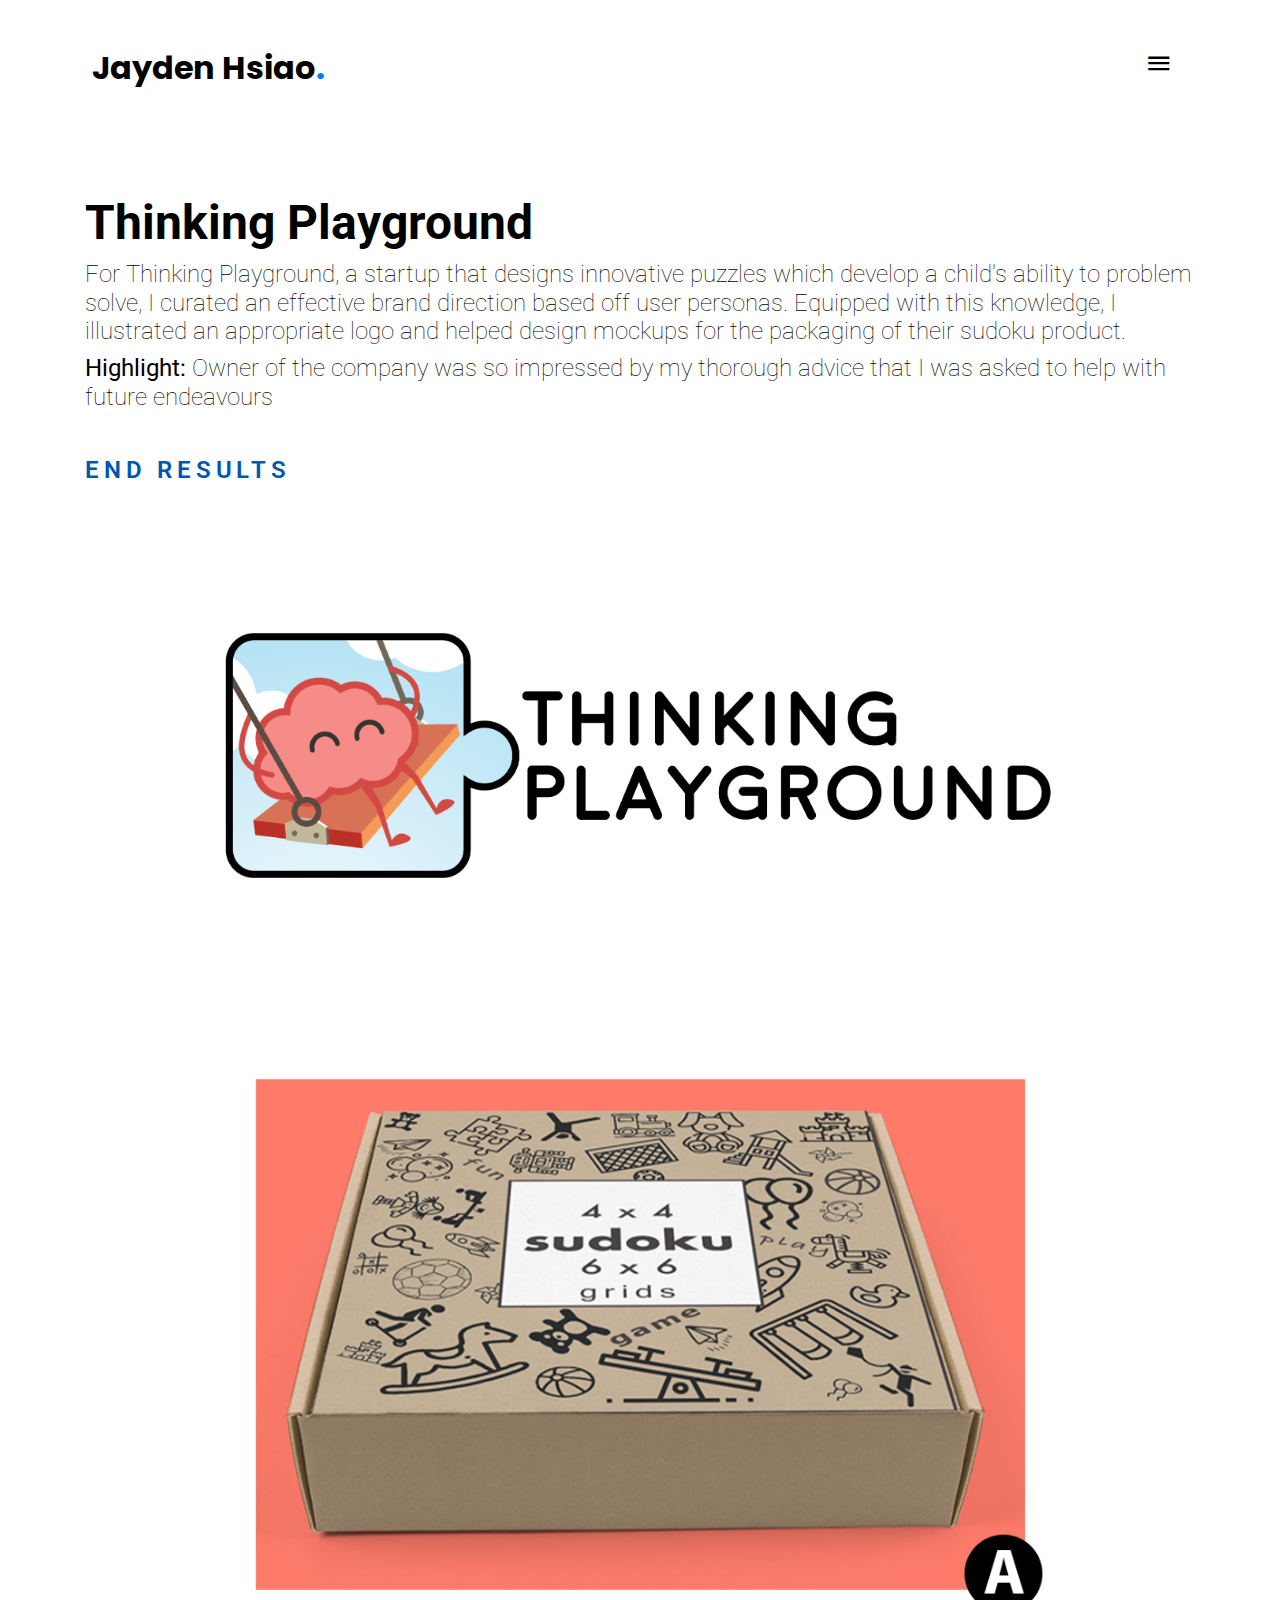
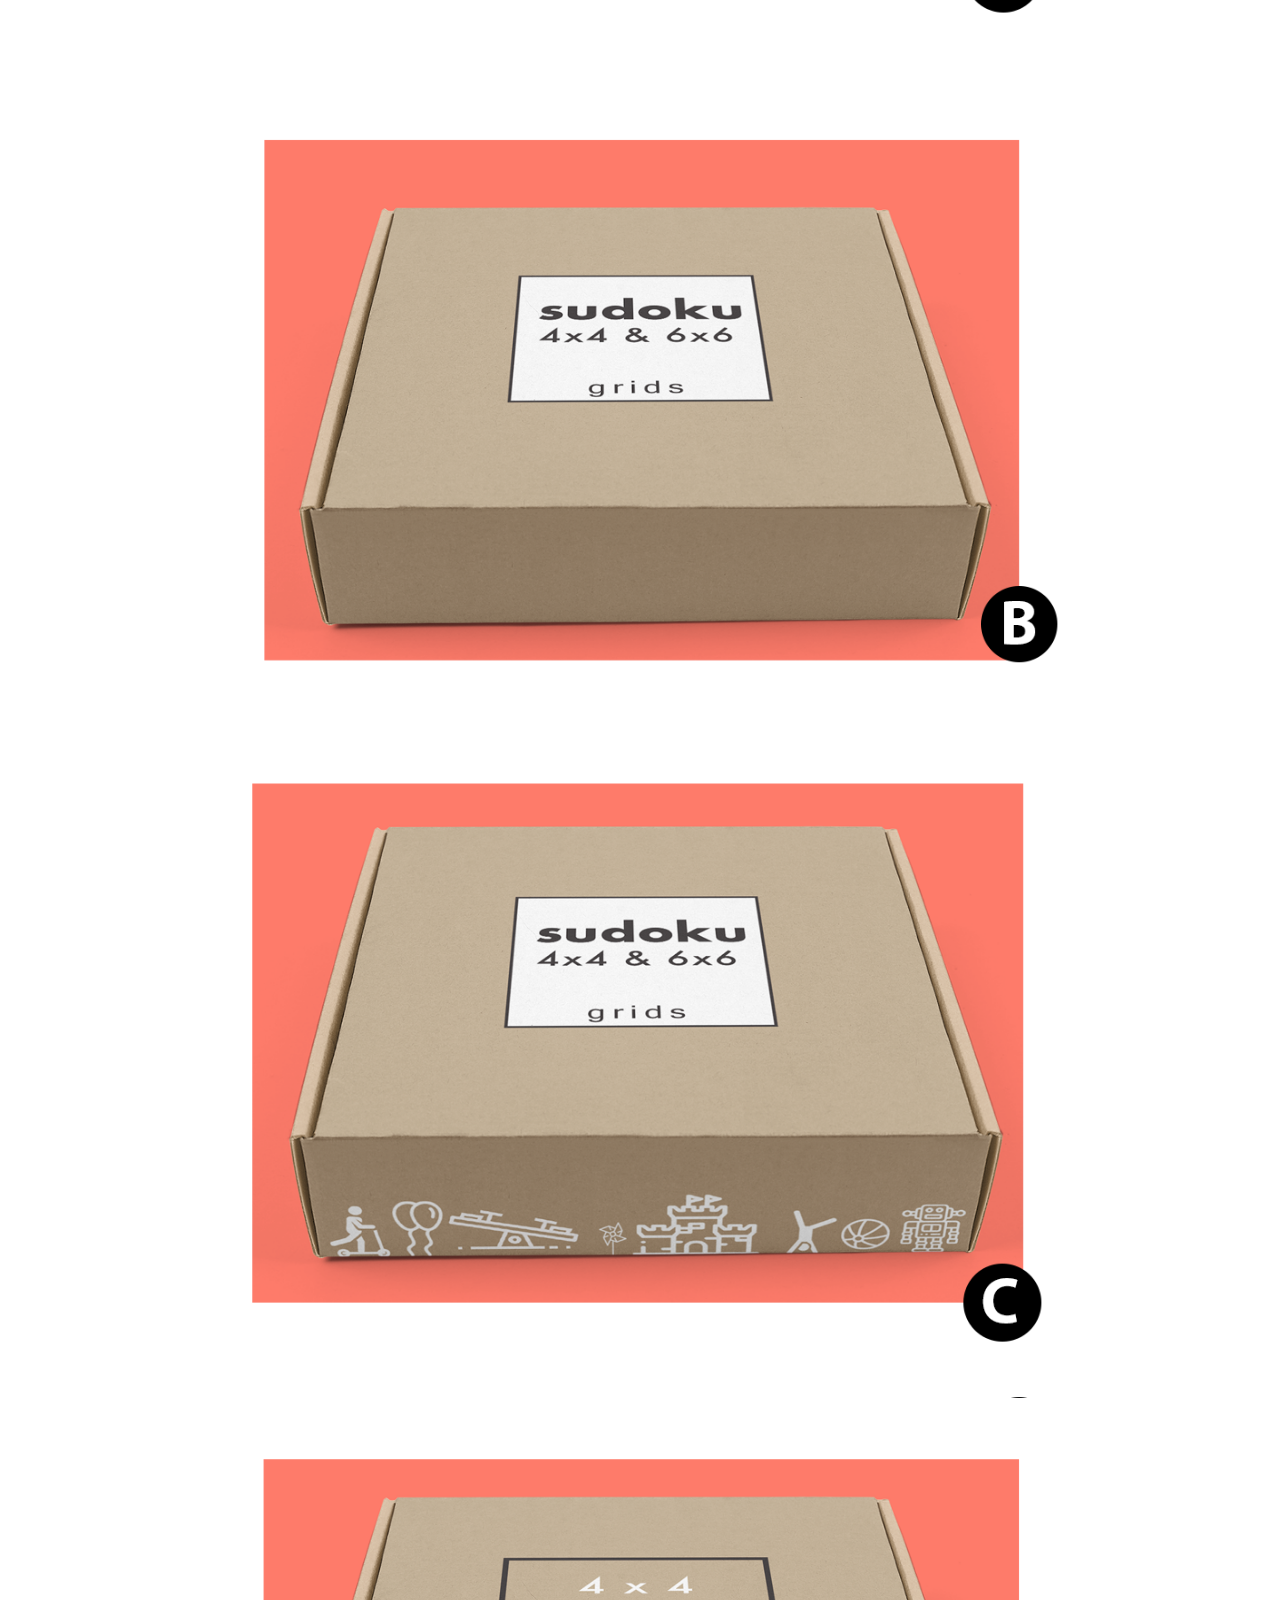
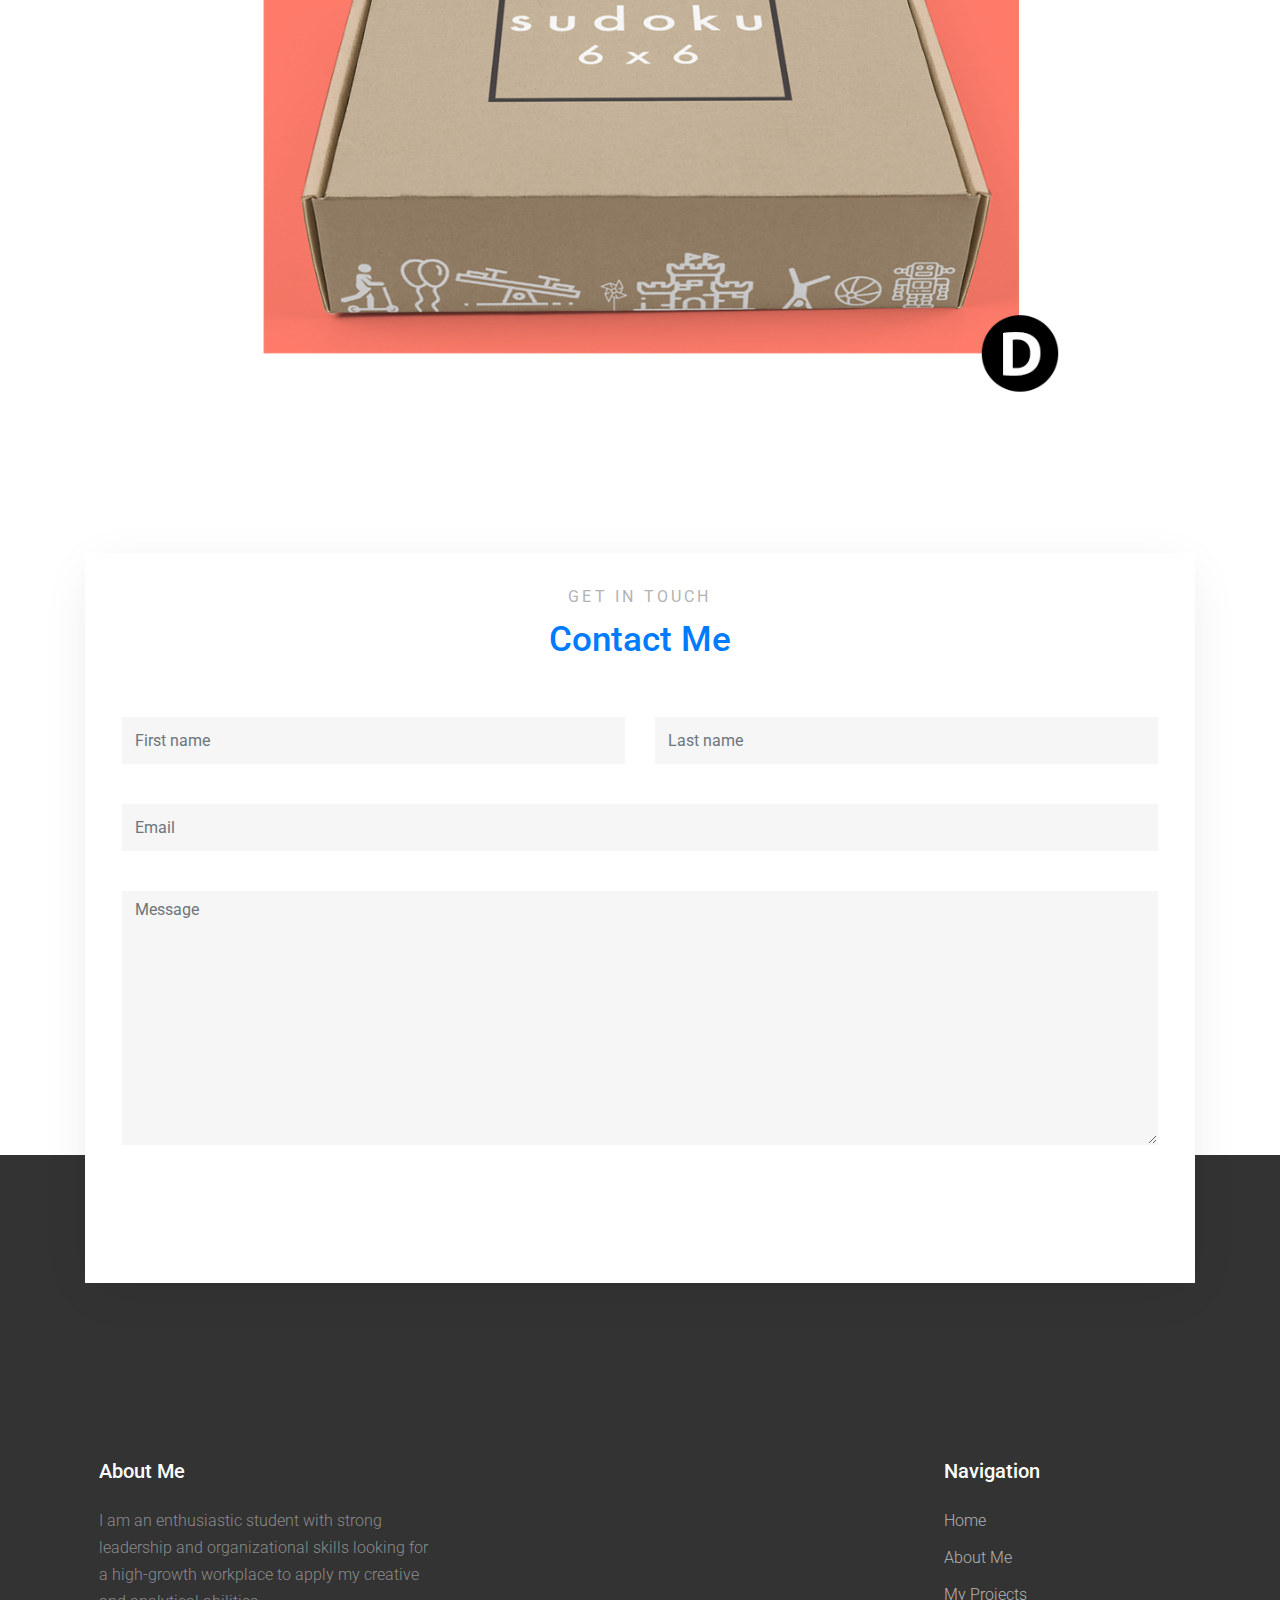
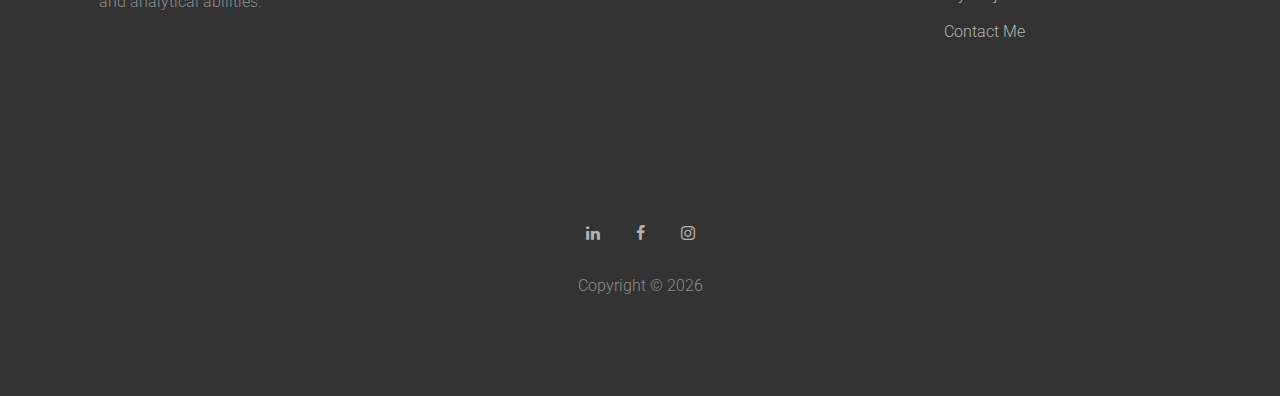
<file: thinkingplayground.html>
<!DOCTYPE html>
<html lang="en">

<head>
    <title>Jayden Hsiao's Portfolio</title>
    <meta charset="utf-8">
    <meta name="viewport" content="width=device-width, initial-scale=1, shrink-to-fit=no">

    <link href="https://fonts.googleapis.com/css?family=Roboto:300,400,500,700,900" rel="stylesheet">
    <link href="https://fonts.googleapis.com/css?family=Poppins:300,400,500,700,900" rel="stylesheet">
    <link rel="stylesheet" href="fonts/icomoon/style.css">
    <link rel="stylesheet" href="css/bootstrap.min.css">
    <link rel="stylesheet" href="css/animate.css">
    <link rel="stylesheet" href="css/owl.carousel.min.css">
    <link rel="stylesheet" href="css/owl.theme.default.min.css">
    <link rel="stylesheet" href="css/bootstrap-datepicker.css">


    <link rel="stylesheet" href="fonts/flaticon/font/flaticon.css">

    <link rel="stylesheet" href="css/aos.css">
    <link rel="stylesheet" href="css/jquery.fancybox.min.css">


    <link rel="stylesheet" href="css/style.css">
    <link rel="stylesheet" href="css/project.css">
    <link rel="stylesheet" href="css/navbar.css">
    <link rel="stylesheet" href="css/filterportfolio.css">

    <link rel="stylesheet" href="css/casestudy.css">
</head>

<script src="js/project.js"></script>
<script src="js/navbar.js"></script>
<script src="js/filterportfolio.js"></script>

<body data-spy="scroll" data-target=".site-navbar-target" data-offset="300">
    <div class="site-wrap">
        <div class="site-mobile-menu site-navbar-target">
            <div class="site-mobile-menu-header">
                <div class="site-mobile-menu-close mt-3">
                    <span class="icon-close2 js-menu-toggle"></span>
                </div>
            </div>
            <div class="site-mobile-menu-body"></div>
        </div> <!-- .site-mobile-menu -->


        <div class="site-navbar-wrap">
            <div class="site-navbar site-navbar-target js-sticky-header">
                <div class="container">
                    <div class="row align-items-center">
                        <div class="col-6 col-md-4">
                            <h1 class="my-0 site-logo"><a href="index.html">Jayden Hsiao<span
                                        class="text-primary">.</span> </a></h1>
                        </div>
                        <div class="col-6 col-md-8">
                            <nav class="site-navigation text-right" role="navigation">
                                <div class="container">

                                    <div class="d-inline-block d-lg-block ml-md-0 mr-auto py-3"><a href="#"
                                            class="site-menu-toggle js-menu-toggle text-black">
                                            <span class="icon-menu h3"></span> <span class="menu-text"></span>
                                        </a></div>

                                    <ul class="site-menu main-menu js-clone-nav d-none d-lg-none">
                                        <li><a href="#home-section" class="nav-link">Home</a></li>
                                        <li><a href="#about-section" class="nav-link">About Me</a></li>
                                        <li><a href="#what-we-do-section" class="nav-link">My Projects</a></li>
                                        <li><a href="#contact-section" class="nav-link">Contact Me</a></li>
                                    </ul>
                                </div>
                            </nav>
                        </div>
                    </div>
                </div>
            </div>
        </div> <!-- END .site-navbar-wrap -->

        <div>
            <div class="container casestudy">
                <h1>Thinking Playground</h1>
                <h2>For Thinking Playground, a startup that designs innovative puzzles which develop a child's
                    ability to problem solve, I curated an effective brand direction based off user personas. Equipped
                    with
                    this knowledge, I illustrated an appropriate logo and helped design mockups for the packaging of
                    their
                    sudoku product.
                </h2>
                <h2><strong>Highlight: </strong>Owner of the company was so impressed by my thorough advice that
                    I was asked to help with future endeavours
                </h2>

                <div class="sub-title">End Results</div>
                <img class="asyncImage" src="images/thinkingplayground_logocropped_jpg.png" alt="Image"
                    class="img-fluid">
                <img class="asyncImage" src="images/thinkingplayground_mockup1.png" alt="Image" class="img-fluid">
                <img class="asyncImage" src="images/thinkingplayground_mockup2.png" alt="Image" class="img-fluid">
                <img class="asyncImage" src="images/thinkingplayground_mockup3.png" alt="Image" class="img-fluid">
                <img class="asyncImage" src="images/thinkingplayground_mockup4.png" alt="Image" class="img-fluid">
            </div>
        </div>

        <div class="site-section" id="contact-section">
            <div class="container">
                <form action="https://formspree.io/jthsiao57@gmail.com" method="POST" class=" contact-form">
                    <div class="section-title text-center mb-5">
                        <span class="sub-title mb-2 d-block">Get In Touch</span>
                        <h2 class="title text-primary">Contact Me</h2>
                    </div>
                    <div class="row mb-4">
                        <div class="col-md-6 mb-4 mb-md-0">
                            <input type="text" name="name" class="form-control" placeholder="First name">
                        </div>
                        <div class="col-md-6">
                            <input type="text" name="name" class="form-control" placeholder="Last name">
                        </div>
                    </div>

                    <div class="row mb-4">
                        <div class="col-12">
                            <input type="text" name="name" class="form-control" placeholder="Email">
                        </div>
                    </div>
                    <div class="row mb-4">
                        <div class="col-12">
                            <textarea class="form-control" name="name" id="" cols="30" rows="10"
                                placeholder="Message"></textarea>
                        </div>
                    </div>
                    <div class="row">
                        <div class="col-12">
                            <button type="submit" class="btn btn-primary btn-md">Send Message</button>
                        </div>
                    </div>
                </form>
            </div>
        </div> <!-- END .site-section -->

        <footer class="site-footer">
            <div class="container">
                <div class="row">
                    <div class="col-lg-4 mb-5 mb-lg-0">
                        <div class="row mb-5">
                            <div class="col-12">
                                <h3 class="footer-heading mb-4">About Me</h3>
                                <p>I am an enthusiastic student with strong leadership and organizational skills looking
                                    for a
                                    high-growth workplace to apply my creative and analytical abilities.</p>
                            </div>
                        </div>

                    </div>
                    <div class="col-lg-3 ml-auto">
                        <div class="row mb-5">
                            <div class="col-md-12">
                                <h3 class="footer-heading mb-4">Navigation</h3>
                            </div>
                            <div class="col-md-6 col-lg-6">
                                <ul class="list-unstyled">
                                    <li><a href="#home-section">Home</a></li>
                                    <li><a href="#about-section">About Me</a></li>
                                    <li><a href="#what-we-do-section">My Projects</a></li>
                                    <li><a href="#contact-section">Contact Me</a></li>
                                </ul>
                            </div>
                        </div>
                    </div>
                </div>
                <div class="row pt-5 mt-5 text-center">
                    <div class="col-md-12">
                        <div class="mb-4">
                            <a href="https://www.linkedin.com/in/jthsiao57/" target="_blank" class="pl-3 pr-3"><span
                                    class="icon-linkedin"></span></a>
                            <a href="https://www.facebook.com/jayden.hsiao.75" target="_blank" class=" pl-3 pr-3"><span
                                    class="icon-facebook"></span></a>
                            <a href="https://www.instagram.com/jthsiao57/" target="_blank" class="pl-3 pr-3"><span
                                    class="icon-instagram"></span></a>
                        </div>
                        <p>
                            Copyright &copy;
                            <script>
                                document.write(new Date().getFullYear());
                            </script>
                        </p>
                    </div>
                </div>
            </div>
        </footer>
    </div>

    <script src="js/jquery-3.3.1.min.js"></script>
    <script src="js/popper.min.js"></script>
    <script src="js/bootstrap.min.js"></script>
    <script src="js/owl.carousel.min.js"></script>
    <script src="js/aos.js"></script>
    <script src="js/jquery.sticky.js"></script>
    <script src="js/stickyfill.min.js"></script>
    <script src="js/jquery.easing.1.3.js"></script>

    <script src="js/jquery.fancybox.min.js"></script>
    <script src="js/main.js"></script>

</body>

</html>
</file>
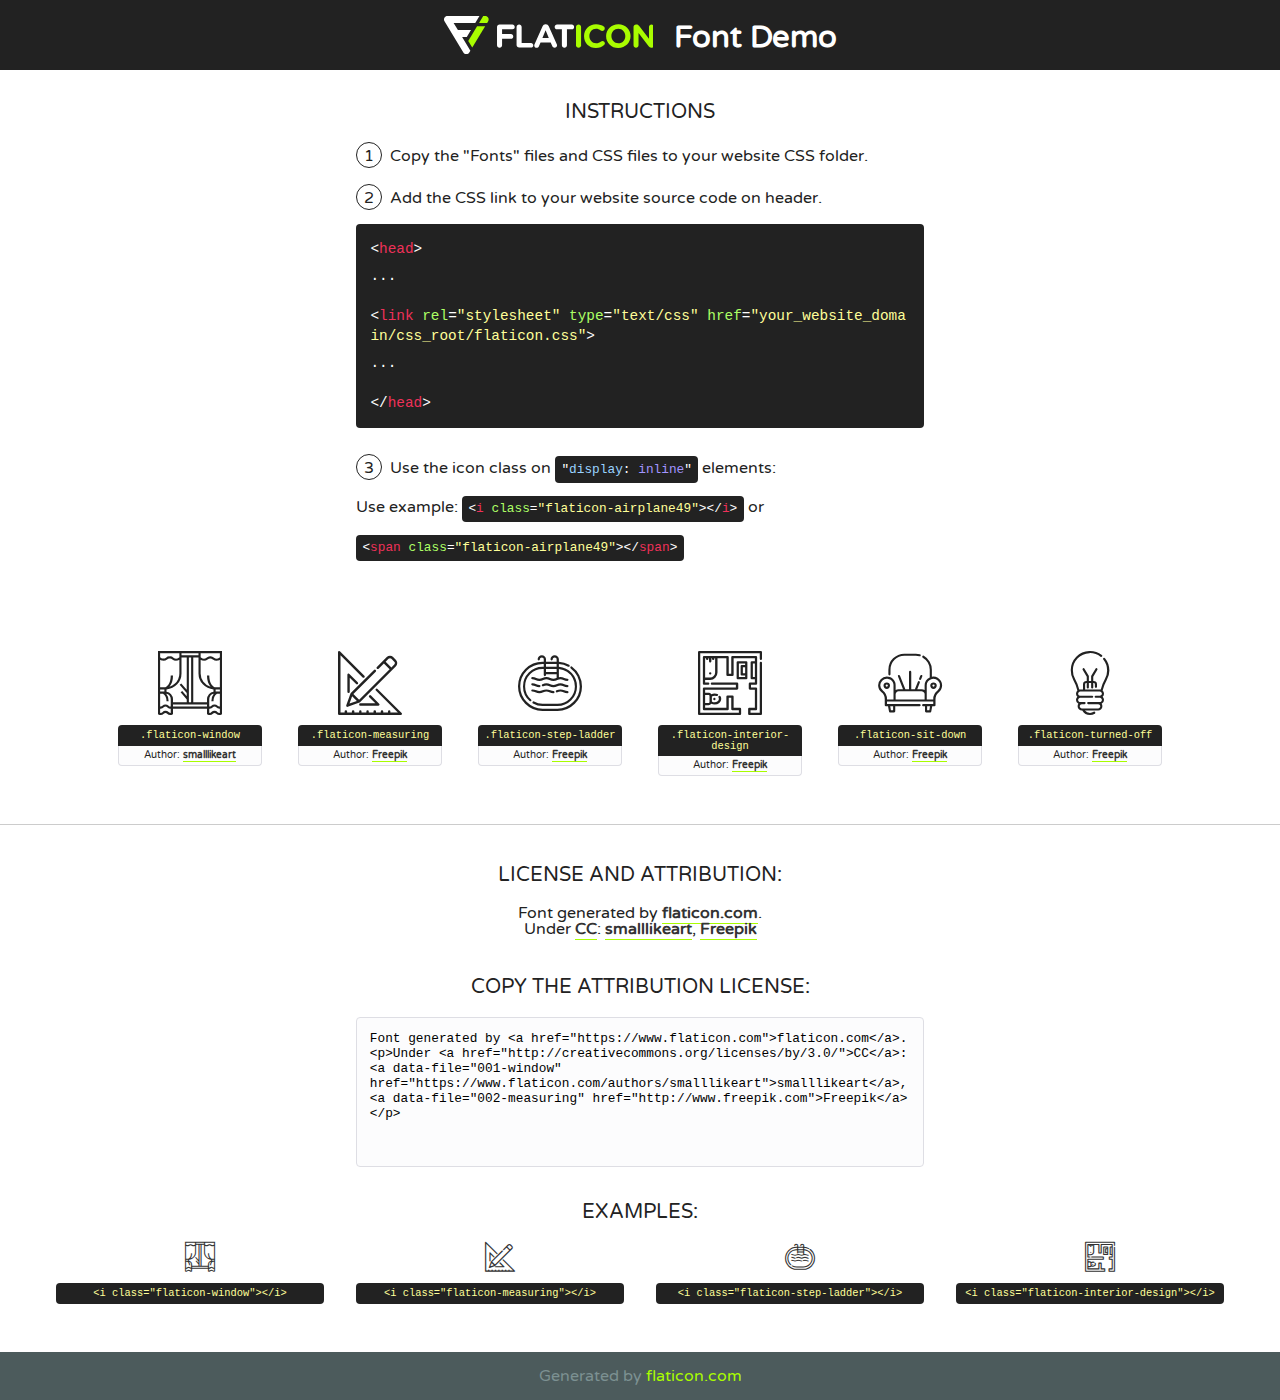
<file: fonts/flaticon/font/flaticon.html>
<!DOCTYPE html>
<!--
  Flaticon icon font: Flaticon
  Creation date: 01/03/2019 00:45
-->
<html>
<!DOCTYPE html>
<html>

<head>
    <title>Flaticon WebFont</title>
    <link href="http://fonts.googleapis.com/css?family=Varela+Round" rel="stylesheet" type="text/css" />
    <link rel="stylesheet" type="text/css" href="flaticon.css">
    <meta charset="UTF-8">
    <style>
    html, body, div, span, applet, object, iframe,
    h1, h2, h3, h4, h5, h6, p, blockquote, pre,
    a, abbr, acronym, address, big, cite, code,
    del, dfn, em, img, ins, kbd, q, s, samp,
    small, strike, strong, sub, sup, tt, var,
    b, u, i, center,
    dl, dt, dd, ol, ul, li,
    fieldset, form, label, legend,
    table, caption, tbody, tfoot, thead, tr, th, td,
    article, aside, canvas, details, embed, 
    figure, figcaption, footer, header, hgroup, 
    menu, nav, output, ruby, section, summary,
    time, mark, audio, video {
        margin: 0;
        padding: 0;
        border: 0;
        font-size: 100%;
        font: inherit;
        vertical-align: baseline;
    }
    /* HTML5 display-role reset for older browsers */
    article, aside, details, figcaption, figure, 
    footer, header, hgroup, menu, nav, section {
        display: block;
    }
    body {
        line-height: 1;
    }
    ol, ul {
        list-style: none;
    }
    blockquote, q {
        quotes: none;
    }
    blockquote:before, blockquote:after,
    q:before, q:after {
        content: '';
        content: none;
    }
    table {
        border-collapse: collapse;
        border-spacing: 0;
    }
    body {
        font-family: 'Varela Round', Helvetica, Arial, sans-serif;
        font-size: 16px;
        color: #222;
    }
    a {
        color: #333;
        border-bottom: 1px solid #a9fd00;
        font-weight: bold;
        text-decoration: none;
    }
    * {
        -moz-box-sizing: border-box;
        -webkit-box-sizing: border-box;
        box-sizing: border-box;
        margin: 0;
        padding: 0;
    }
    [class^="flaticon-"]:before, [class*=" flaticon-"]:before, [class^="flaticon-"]:after, [class*=" flaticon-"]:after {
        font-family: Flaticon;
        font-size: 30px;
        font-style: normal;
        margin-left: 20px;
        color: #333;
    }
    .wrapper {
        max-width: 600px;
        margin: auto;
        padding: 0 1em;
    }
    .title {
        font-size: 1.25em;
        text-align: center;
        margin-bottom: 1em;
        text-transform: uppercase;
    }
    header {
        text-align: center;
        background-color: #222;
        color: #fff;
        padding: 1em;
    }
    header .logo {
        width: 210px;
        height: 38px;
        display: inline-block;
        vertical-align: middle;
        margin-right: 1em;
        border: none;
    }
    header strong {
        font-size: 1.95em;
        font-weight: bold;
        vertical-align: middle;
        margin-top: 5px;
        display: inline-block;
    }
    .demo {
        margin: 2em auto;
        line-height: 1.25em;
    }
    .demo ul li {
        margin-bottom: 1em;
    }
    .demo ul li .num {
        color: #222;
        border-radius: 20px;
        display: inline-block;
        width: 26px;
        padding: 3px;
        height: 26px;
        text-align: center;
        margin-right: 0.5em;
        border: 1px solid #222;
    }
    .demo ul li code {
        background-color: #222;
        border-radius: 4px;
        padding: 0.25em 0.5em;
        display: inline-block;
        color: #fff;
        font-family: Consolas,Monaco,Lucida Console,Liberation Mono,DejaVu Sans Mono,Bitstream Vera Sans Mono,Courier New, monospace;
        font-weight: lighter;
        margin-top: 1em;
        font-size: 0.8em;
        word-break: break-all;
    }
    .demo ul li code.big {
        padding: 1em;
        font-size: 0.9em;
    }
    .demo ul li code .red {
        color: #EF3159;
    }
    .demo ul li code .green {
        color: #ACFF65;
    }
    .demo ul li code .yellow {
        color: #FFFF99;
    }
    .demo ul li code .blue {
        color: #99D3FF;
    }
    .demo ul li code .purple {
        color: #A295FF;
    }
    .demo ul li code .dots {
        margin-top: 0.5em;
        display: block;
    }
    #glyphs {
        border-bottom: 1px solid #ccc;
        padding: 2em 0;
        text-align: center;
    }
    .glyph {
        display: inline-block;
        width: 9em;
        margin: 1em;
        text-align: center;
        vertical-align: top;
        background: #FFF;
    }
    .glyph .glyph-icon {
        padding: 10px;
        display: block;
        font-family:"Flaticon";
        font-size: 64px;
        line-height: 1;
    }
    .glyph .glyph-icon:before {
        font-size: 64px;
        color: #222;
        margin-left: 0;
    }
    .class-name {
        font-size: 0.65em;
        background-color: #222;
        color: #fff;
        border-radius: 4px 4px 0 0;
        padding: 0.5em;
        color: #FFFF99;
        font-family: Consolas,Monaco,Lucida Console,Liberation Mono,DejaVu Sans Mono,Bitstream Vera Sans Mono,Courier New, monospace;
    }
    .author-name {
        font-size: 0.6em;
        background-color: #fcfcfd;
        border: 1px solid #DEDEE4;
        border-top: 0;
        border-radius: 0 0 4px 4px;
        padding: 0.5em;
    }
    .class-name:last-child {
        font-size: 10px;
        color:#888;
    }
    .class-name:last-child a {
        font-size: 10px;
        color:#555;
    }
    .class-name:last-child a:hover {
        color:#a9fd00;
    }
    .glyph > input {
        display: block;
        width: 100px;
        margin: 5px auto;
        text-align: center;
        font-size: 12px;
        cursor: text;
    }
    .glyph > input.icon-input {
        font-family:"Flaticon";
        font-size: 16px;
        margin-bottom: 10px;
    }
    .attribution .title {
        margin-top: 2em;
    }
    .attribution textarea {
        background-color: #fcfcfd;
        padding: 1em;
        border: none;
        box-shadow: none;
        border: 1px solid #DEDEE4;
        border-radius: 4px;
        resize: none;
        width: 100%;
        height: 150px;
        font-size: 0.8em;
        font-family: Consolas,Monaco,Lucida Console,Liberation Mono,DejaVu Sans Mono,Bitstream Vera Sans Mono,Courier New, monospace;
        -webkit-appearance: none;
    }
    .iconsuse {
        margin: 2em auto;
        text-align: center;
        max-width: 1200px;
    }
    .iconsuse:after {
        content: '';
        display: table;
        clear: both;
    }
    .iconsuse .image {
        float: left;
        width: 25%;
        padding: 0 1em;
    }
    .iconsuse .image p {
        margin-bottom: 1em;
    }
    .iconsuse .image span {
        display: block;
        font-size: 0.65em;
        background-color: #222;
        color: #fff;
        border-radius: 4px;
        padding: 0.5em;
        color: #FFFF99;
        margin-top: 1em;
        font-family: Consolas,Monaco,Lucida Console,Liberation Mono,DejaVu Sans Mono,Bitstream Vera Sans Mono,Courier New, monospace;
    }
    #footer {
        text-align: center;
        background-color: #4C5B5C;
        color: #7c9192;
        padding: 1em;
    }
    #footer a {
        border: none;
        color: #a9fd00;
        font-weight: normal;
    }
    @media (max-width: 960px) {
        .iconsuse .image {
            width: 50%;
        }
    }
    @media (max-width: 560px) {
        .iconsuse .image {
            width: 100%;
        }
    }
    </style>
</head>

<body class="characters-off">

    <header>
        <a href="https://www.flaticon.com" target="_blank" class="logo">
            <svg version="1.1" xmlns="http://www.w3.org/2000/svg" xmlns:xlink="http://www.w3.org/1999/xlink" xmlns:a="http://ns.adobe.com/AdobeSVGViewerExtensions/3.0/" viewBox="0 0 560.875 102.036" enable-background="new 0 0 560.875 102.036" xml:space="preserve">
                <defs>
                </defs>
                <g>
                    <g class="letters">
                        <path fill="#ffffff" d="M141.596,29.675c0-3.777,2.985-6.767,6.764-6.767h34.438c3.426,0,6.15,2.728,6.15,6.15
                        c0,3.43-2.724,6.149-6.15,6.149h-27.674v13.091h23.719c3.429,0,6.151,2.724,6.151,6.15c0,3.43-2.723,6.149-6.151,6.149h-23.719
                        v17.574c0,3.773-2.986,6.761-6.764,6.761c-3.779,0-6.764-2.989-6.764-6.761V29.675z"></path>
                        <path fill="#ffffff" d="M193.844,29.149c0-3.781,2.985-6.767,6.764-6.767c3.776,0,6.763,2.985,6.763,6.767v42.957h25.039
                        c3.426,0,6.149,2.726,6.149,6.153c0,3.425-2.723,6.15-6.149,6.15h-31.802c-3.779,0-6.764-2.986-6.764-6.768V29.149z"></path>
                        <path fill="#ffffff" d="M241.891,75.71l21.438-48.407c1.492-3.341,4.215-5.357,7.906-5.357h0.792
                        c3.686,0,6.323,2.017,7.815,5.357l21.439,48.407c0.436,0.967,0.701,1.845,0.701,2.723c0,3.602-2.809,6.501-6.414,6.501
                        c-3.161,0-5.269-1.845-6.499-4.655l-4.132-9.661h-27.059l-4.301,10.102c-1.144,2.631-3.426,4.214-6.237,4.214
                        c-3.517,0-6.24-2.81-6.24-6.325C241.1,77.64,241.451,76.677,241.891,75.71z M279.932,58.666l-8.521-20.297l-8.526,20.297H279.932
                        z"></path>
                        <path fill="#ffffff" d="M314.864,35.387H301.86c-3.429,0-6.239-2.813-6.239-6.238c0-3.429,2.811-6.24,6.239-6.24h39.533
                        c3.426,0,6.237,2.811,6.237,6.24c0,3.425-2.811,6.238-6.237,6.238h-13.001v42.785c0,3.773-2.99,6.761-6.764,6.761
                        c-3.779,0-6.764-2.989-6.764-6.761V35.387z"></path>
                        <path fill="#A9FD00" d="M352.615,29.149c0-3.781,2.985-6.767,6.767-6.767c3.774,0,6.761,2.985,6.761,6.767v49.024
                        c0,3.773-2.987,6.761-6.761,6.761c-3.781,0-6.767-2.989-6.767-6.761V29.149z"></path>
                        <path fill="#A9FD00" d="M374.132,53.836v-0.179c0-17.481,13.178-31.801,32.065-31.801c9.22,0,15.459,2.458,20.557,6.238
                        c1.402,1.054,2.637,2.985,2.637,5.357c0,3.692-2.985,6.59-6.681,6.59c-1.845,0-3.071-0.702-4.044-1.319
                        c-3.776-2.813-7.729-4.393-12.562-4.393c-10.364,0-17.831,8.611-17.831,19.154v0.173c0,10.542,7.291,19.329,17.831,19.329
                        c5.715,0,9.492-1.756,13.359-4.834c1.049-0.874,2.458-1.491,4.039-1.491c3.429,0,6.325,2.813,6.325,6.236
                        c0,2.106-1.056,3.78-2.282,4.834c-5.539,4.834-12.036,7.733-21.878,7.733C387.572,85.464,374.132,71.493,374.132,53.836z"></path>
                        <path fill="#A9FD00" d="M433.009,53.836v-0.179c0-17.481,13.79-31.801,32.766-31.801c18.981,0,32.592,14.143,32.592,31.628v0.173
                        c0,17.483-13.785,31.807-32.769,31.807C446.625,85.464,433.009,71.32,433.009,53.836z M484.224,53.836v-0.179
                        c0-10.539-7.725-19.326-18.626-19.326c-10.893,0-18.449,8.611-18.449,19.154v0.173c0,10.542,7.73,19.329,18.626,19.329
                        C476.676,72.986,484.224,64.378,484.224,53.836z"></path>
                        <path fill="#A9FD00" d="M506.233,29.321c0-3.774,2.99-6.763,6.767-6.763h1.401c3.252,0,5.183,1.583,7.029,3.953l26.093,34.265
                        V29.059c0-3.692,2.99-6.677,6.681-6.677c3.683,0,6.671,2.985,6.671,6.677v48.934c0,3.78-2.987,6.765-6.764,6.765h-0.436
                        c-3.257,0-5.188-1.581-7.034-3.953l-27.056-35.492v32.944c0,3.687-2.985,6.676-6.678,6.676c-3.683,0-6.673-2.989-6.673-6.676
                        V29.321z"></path>
                    </g>
                    <g class="insignia">
                        <path fill="#ffffff" d="M48.372,56.137h12.517l11.156-18.537H37.186L25.688,18.539h57.825L94.668,0H9.271
                        C5.925,0,2.842,1.801,1.198,4.716c-1.644,2.907-1.593,6.482,0.134,9.343l50.38,83.501c1.678,2.781,4.689,4.476,7.938,4.476
                        c3.246,0,6.257-1.695,7.935-4.476l2.898-4.804L48.372,56.137z"></path>
                        <g class="i">
                            <path fill="#A9FD00" d="M93.575,18.539h0.031v0.004l21.652,0.004l2.705-4.488c1.727-2.861,1.778-6.436,0.133-9.343
                            C116.454,1.801,113.371,0,110.026,0h-5.294L93.575,18.539z"></path>
                            <polygon fill="#A9FD00" points="88.291,27.356 64.725,66.486 75.519,84.404 109.942,27.356"></polygon>
                        </g>
                    </g>
                </g>
            </svg>
        </a>
        <strong>Font Demo</strong>
    </header>


    <section class="demo wrapper">

        <p class="title">Instructions</p>

        <ul>
            <li>
                <span class="num">1</span>Copy the "Fonts" files and CSS files to your website CSS folder.
            </li>
            <li>
                <span class="num">2</span>Add the CSS link to your website source code on header.
                <code class="big">
                    &lt;<span class="red">head</span>&gt;
                    <br/><span class="dots">...</span>
                    <br/>&lt;<span class="red">link</span> <span class="green">rel</span>=<span class="yellow">"stylesheet"</span> <span class="green">type</span>=<span class="yellow">"text/css"</span> <span class="green">href</span>=<span class="yellow">"your_website_domain/css_root/flaticon.css"</span>&gt;
                    <br/><span class="dots">...</span>
                    <br/>&lt;/<span class="red">head</span>&gt;
                </code>
            </li>

            <li>
                <p>
                    <span class="num">3</span>Use the icon class on <code>"<span class="blue">display</span>:<span class="purple"> inline</span>"</code> elements:
                    <br />
                    Use example: <code>&lt;<span class="red">i</span> <span class="green">class</span>=<span class="yellow">&quot;flaticon-airplane49&quot;</span>&gt;&lt;/<span class="red">i</span>&gt;</code> or <code>&lt;<span class="red">span</span> <span class="green">class</span>=<span class="yellow">&quot;flaticon-airplane49&quot;</span>&gt;&lt;/<span class="red">span</span>&gt;</code>
            </li>
        </ul>

    </section>




   <section id="glyphs">          
    
      
        <div class="glyph"><div class="glyph-icon flaticon-window"></div>
            <div class="class-name">.flaticon-window</div>
            <div class="author-name">Author: <a data-file="001-window" href="https://www.flaticon.com/authors/smalllikeart">smalllikeart</a> </div> 
        </div>        
        
        <div class="glyph"><div class="glyph-icon flaticon-measuring"></div>
            <div class="class-name">.flaticon-measuring</div>
            <div class="author-name">Author: <a data-file="002-measuring" href="http://www.freepik.com">Freepik</a> </div> 
        </div>        
        
        <div class="glyph"><div class="glyph-icon flaticon-step-ladder"></div>
            <div class="class-name">.flaticon-step-ladder</div>
            <div class="author-name">Author: <a data-file="003-step-ladder" href="http://www.freepik.com">Freepik</a> </div> 
        </div>        
        
        <div class="glyph"><div class="glyph-icon flaticon-interior-design"></div>
            <div class="class-name">.flaticon-interior-design</div>
            <div class="author-name">Author: <a data-file="004-interior-design" href="http://www.freepik.com">Freepik</a> </div> 
        </div>        
        
        <div class="glyph"><div class="glyph-icon flaticon-sit-down"></div>
            <div class="class-name">.flaticon-sit-down</div>
            <div class="author-name">Author: <a data-file="005-sit-down" href="http://www.freepik.com">Freepik</a> </div> 
        </div>        
        
        <div class="glyph"><div class="glyph-icon flaticon-turned-off"></div>
            <div class="class-name">.flaticon-turned-off</div>
            <div class="author-name">Author: <a data-file="006-turned-off" href="http://www.freepik.com">Freepik</a> </div> 
        </div>        
        

    </section>



    <section class="attribution wrapper"   style="text-align:center;">

      <div class="title">License and attribution:</div><div class="attrDiv">Font generated by <a href="https://www.flaticon.com">flaticon.com</a>. <div><p>Under <a href="http://creativecommons.org/licenses/by/3.0/">CC</a>: <a data-file="001-window" href="https://www.flaticon.com/authors/smalllikeart">smalllikeart</a>, <a data-file="002-measuring" href="http://www.freepik.com">Freepik</a></p>  </div>
      </div>
      <div class="title">Copy the Attribution License:</div>

    <textarea onclick="this.focus();this.select();">Font generated by &lt;a href=&quot;https://www.flaticon.com&quot;&gt;flaticon.com&lt;/a&gt;. <p>Under <a href="http://creativecommons.org/licenses/by/3.0/">CC</a>: <a data-file="001-window" href="https://www.flaticon.com/authors/smalllikeart">smalllikeart</a>, <a data-file="002-measuring" href="http://www.freepik.com">Freepik</a></p>  
     </textarea>

    </section>

    <section class="iconsuse">

          <div class="title">Examples:</div>            
             
            <div class="image">
                <p>
                    <i class="glyph-icon flaticon-window"></i> 
                    <span>&lt;i class=&quot;flaticon-window&quot;&gt;&lt;/i&gt;</span>
                </p>
            </div>
            
            <div class="image">
                <p>
                    <i class="glyph-icon flaticon-measuring"></i> 
                    <span>&lt;i class=&quot;flaticon-measuring&quot;&gt;&lt;/i&gt;</span>
                </p>
            </div>
            
            <div class="image">
                <p>
                    <i class="glyph-icon flaticon-step-ladder"></i> 
                    <span>&lt;i class=&quot;flaticon-step-ladder&quot;&gt;&lt;/i&gt;</span>
                </p>
            </div>
            
            <div class="image">
                <p>
                    <i class="glyph-icon flaticon-interior-design"></i> 
                    <span>&lt;i class=&quot;flaticon-interior-design&quot;&gt;&lt;/i&gt;</span>
                </p>
            </div>
                       
        </div>
                            
    </section>

<div id="footer">
    <div>Generated by <a href="https://www.flaticon.com">flaticon.com</a>
    </div>
</div>



</body>
</html>
</file>
<file: fonts/icomoon/style.css>
@font-face {
  font-family: 'icomoon';
  src:  url('fonts/icomoon.eot?10si43');
  src:  url('fonts/icomoon.eot?10si43#iefix') format('embedded-opentype'),
    url('fonts/icomoon.ttf?10si43') format('truetype'),
    url('fonts/icomoon.woff?10si43') format('woff'),
    url('fonts/icomoon.svg?10si43#icomoon') format('svg');
  font-weight: normal;
  font-style: normal;
}

[class^="icon-"], [class*=" icon-"] {
  /* use !important to prevent issues with browser extensions that change fonts */
  font-family: 'icomoon' !important;
  speak: none;
  font-style: normal;
  font-weight: normal;
  font-variant: normal;
  text-transform: none;
  line-height: 1;

  /* Better Font Rendering =========== */
  -webkit-font-smoothing: antialiased;
  -moz-osx-font-smoothing: grayscale;
}

.icon-asterisk:before {
  content: "\f069";
}
.icon-plus:before {
  content: "\f067";
}
.icon-question:before {
  content: "\f128";
}
.icon-minus:before {
  content: "\f068";
}
.icon-glass:before {
  content: "\f000";
}
.icon-music:before {
  content: "\f001";
}
.icon-search:before {
  content: "\f002";
}
.icon-envelope-o:before {
  content: "\f003";
}
.icon-heart:before {
  content: "\f004";
}
.icon-star:before {
  content: "\f005";
}
.icon-star-o:before {
  content: "\f006";
}
.icon-user:before {
  content: "\f007";
}
.icon-film:before {
  content: "\f008";
}
.icon-th-large:before {
  content: "\f009";
}
.icon-th:before {
  content: "\f00a";
}
.icon-th-list:before {
  content: "\f00b";
}
.icon-check:before {
  content: "\f00c";
}
.icon-close:before {
  content: "\f00d";
}
.icon-remove:before {
  content: "\f00d";
}
.icon-times:before {
  content: "\f00d";
}
.icon-search-plus:before {
  content: "\f00e";
}
.icon-search-minus:before {
  content: "\f010";
}
.icon-power-off:before {
  content: "\f011";
}
.icon-signal:before {
  content: "\f012";
}
.icon-cog:before {
  content: "\f013";
}
.icon-gear:before {
  content: "\f013";
}
.icon-trash-o:before {
  content: "\f014";
}
.icon-home:before {
  content: "\f015";
}
.icon-file-o:before {
  content: "\f016";
}
.icon-clock-o:before {
  content: "\f017";
}
.icon-road:before {
  content: "\f018";
}
.icon-download:before {
  content: "\f019";
}
.icon-arrow-circle-o-down:before {
  content: "\f01a";
}
.icon-arrow-circle-o-up:before {
  content: "\f01b";
}
.icon-inbox:before {
  content: "\f01c";
}
.icon-play-circle-o:before {
  content: "\f01d";
}
.icon-repeat:before {
  content: "\f01e";
}
.icon-rotate-right:before {
  content: "\f01e";
}
.icon-refresh:before {
  content: "\f021";
}
.icon-list-alt:before {
  content: "\f022";
}
.icon-lock:before {
  content: "\f023";
}
.icon-flag:before {
  content: "\f024";
}
.icon-headphones:before {
  content: "\f025";
}
.icon-volume-off:before {
  content: "\f026";
}
.icon-volume-down:before {
  content: "\f027";
}
.icon-volume-up:before {
  content: "\f028";
}
.icon-qrcode:before {
  content: "\f029";
}
.icon-barcode:before {
  content: "\f02a";
}
.icon-tag:before {
  content: "\f02b";
}
.icon-tags:before {
  content: "\f02c";
}
.icon-book:before {
  content: "\f02d";
}
.icon-bookmark:before {
  content: "\f02e";
}
.icon-print:before {
  content: "\f02f";
}
.icon-camera:before {
  content: "\f030";
}
.icon-font:before {
  content: "\f031";
}
.icon-bold:before {
  content: "\f032";
}
.icon-italic:before {
  content: "\f033";
}
.icon-text-height:before {
  content: "\f034";
}
.icon-text-width:before {
  content: "\f035";
}
.icon-align-left:before {
  content: "\f036";
}
.icon-align-center:before {
  content: "\f037";
}
.icon-align-right:before {
  content: "\f038";
}
.icon-align-justify:before {
  content: "\f039";
}
.icon-list:before {
  content: "\f03a";
}
.icon-dedent:before {
  content: "\f03b";
}
.icon-outdent:before {
  content: "\f03b";
}
.icon-indent:before {
  content: "\f03c";
}
.icon-video-camera:before {
  content: "\f03d";
}
.icon-image:before {
  content: "\f03e";
}
.icon-photo:before {
  content: "\f03e";
}
.icon-picture-o:before {
  content: "\f03e";
}
.icon-pencil:before {
  content: "\f040";
}
.icon-map-marker:before {
  content: "\f041";
}
.icon-adjust:before {
  content: "\f042";
}
.icon-tint:before {
  content: "\f043";
}
.icon-edit:before {
  content: "\f044";
}
.icon-pencil-square-o:before {
  content: "\f044";
}
.icon-share-square-o:before {
  content: "\f045";
}
.icon-check-square-o:before {
  content: "\f046";
}
.icon-arrows:before {
  content: "\f047";
}
.icon-step-backward:before {
  content: "\f048";
}
.icon-fast-backward:before {
  content: "\f049";
}
.icon-backward:before {
  content: "\f04a";
}
.icon-play:before {
  content: "\f04b";
}
.icon-pause:before {
  content: "\f04c";
}
.icon-stop:before {
  content: "\f04d";
}
.icon-forward:before {
  content: "\f04e";
}
.icon-fast-forward:before {
  content: "\f050";
}
.icon-step-forward:before {
  content: "\f051";
}
.icon-eject:before {
  content: "\f052";
}
.icon-chevron-left:before {
  content: "\f053";
}
.icon-chevron-right:before {
  content: "\f054";
}
.icon-plus-circle:before {
  content: "\f055";
}
.icon-minus-circle:before {
  content: "\f056";
}
.icon-times-circle:before {
  content: "\f057";
}
.icon-check-circle:before {
  content: "\f058";
}
.icon-question-circle:before {
  content: "\f059";
}
.icon-info-circle:before {
  content: "\f05a";
}
.icon-crosshairs:before {
  content: "\f05b";
}
.icon-times-circle-o:before {
  content: "\f05c";
}
.icon-check-circle-o:before {
  content: "\f05d";
}
.icon-ban:before {
  content: "\f05e";
}
.icon-arrow-left:before {
  content: "\f060";
}
.icon-arrow-right:before {
  content: "\f061";
}
.icon-arrow-up:before {
  content: "\f062";
}
.icon-arrow-down:before {
  content: "\f063";
}
.icon-mail-forward:before {
  content: "\f064";
}
.icon-share:before {
  content: "\f064";
}
.icon-expand:before {
  content: "\f065";
}
.icon-compress:before {
  content: "\f066";
}
.icon-exclamation-circle:before {
  content: "\f06a";
}
.icon-gift:before {
  content: "\f06b";
}
.icon-leaf:before {
  content: "\f06c";
}
.icon-fire:before {
  content: "\f06d";
}
.icon-eye:before {
  content: "\f06e";
}
.icon-eye-slash:before {
  content: "\f070";
}
.icon-exclamation-triangle:before {
  content: "\f071";
}
.icon-warning:before {
  content: "\f071";
}
.icon-plane:before {
  content: "\f072";
}
.icon-calendar:before {
  content: "\f073";
}
.icon-random:before {
  content: "\f074";
}
.icon-comment:before {
  content: "\f075";
}
.icon-magnet:before {
  content: "\f076";
}
.icon-chevron-up:before {
  content: "\f077";
}
.icon-chevron-down:before {
  content: "\f078";
}
.icon-retweet:before {
  content: "\f079";
}
.icon-shopping-cart:before {
  content: "\f07a";
}
.icon-folder:before {
  content: "\f07b";
}
.icon-folder-open:before {
  content: "\f07c";
}
.icon-arrows-v:before {
  content: "\f07d";
}
.icon-arrows-h:before {
  content: "\f07e";
}
.icon-bar-chart:before {
  content: "\f080";
}
.icon-bar-chart-o:before {
  content: "\f080";
}
.icon-twitter-square:before {
  content: "\f081";
}
.icon-facebook-square:before {
  content: "\f082";
}
.icon-camera-retro:before {
  content: "\f083";
}
.icon-key:before {
  content: "\f084";
}
.icon-cogs:before {
  content: "\f085";
}
.icon-gears:before {
  content: "\f085";
}
.icon-comments:before {
  content: "\f086";
}
.icon-thumbs-o-up:before {
  content: "\f087";
}
.icon-thumbs-o-down:before {
  content: "\f088";
}
.icon-star-half:before {
  content: "\f089";
}
.icon-heart-o:before {
  content: "\f08a";
}
.icon-sign-out:before {
  content: "\f08b";
}
.icon-linkedin-square:before {
  content: "\f08c";
}
.icon-thumb-tack:before {
  content: "\f08d";
}
.icon-external-link:before {
  content: "\f08e";
}
.icon-sign-in:before {
  content: "\f090";
}
.icon-trophy:before {
  content: "\f091";
}
.icon-github-square:before {
  content: "\f092";
}
.icon-upload:before {
  content: "\f093";
}
.icon-lemon-o:before {
  content: "\f094";
}
.icon-phone:before {
  content: "\f095";
}
.icon-square-o:before {
  content: "\f096";
}
.icon-bookmark-o:before {
  content: "\f097";
}
.icon-phone-square:before {
  content: "\f098";
}
.icon-twitter:before {
  content: "\f099";
}
.icon-facebook:before {
  content: "\f09a";
}
.icon-facebook-f:before {
  content: "\f09a";
}
.icon-github:before {
  content: "\f09b";
}
.icon-unlock:before {
  content: "\f09c";
}
.icon-credit-card:before {
  content: "\f09d";
}
.icon-feed:before {
  content: "\f09e";
}
.icon-rss:before {
  content: "\f09e";
}
.icon-hdd-o:before {
  content: "\f0a0";
}
.icon-bullhorn:before {
  content: "\f0a1";
}
.icon-bell-o:before {
  content: "\f0a2";
}
.icon-certificate:before {
  content: "\f0a3";
}
.icon-hand-o-right:before {
  content: "\f0a4";
}
.icon-hand-o-left:before {
  content: "\f0a5";
}
.icon-hand-o-up:before {
  content: "\f0a6";
}
.icon-hand-o-down:before {
  content: "\f0a7";
}
.icon-arrow-circle-left:before {
  content: "\f0a8";
}
.icon-arrow-circle-right:before {
  content: "\f0a9";
}
.icon-arrow-circle-up:before {
  content: "\f0aa";
}
.icon-arrow-circle-down:before {
  content: "\f0ab";
}
.icon-globe:before {
  content: "\f0ac";
}
.icon-wrench:before {
  content: "\f0ad";
}
.icon-tasks:before {
  content: "\f0ae";
}
.icon-filter:before {
  content: "\f0b0";
}
.icon-briefcase:before {
  content: "\f0b1";
}
.icon-arrows-alt:before {
  content: "\f0b2";
}
.icon-group:before {
  content: "\f0c0";
}
.icon-users:before {
  content: "\f0c0";
}
.icon-chain:before {
  content: "\f0c1";
}
.icon-link:before {
  content: "\f0c1";
}
.icon-cloud:before {
  content: "\f0c2";
}
.icon-flask:before {
  content: "\f0c3";
}
.icon-cut:before {
  content: "\f0c4";
}
.icon-scissors:before {
  content: "\f0c4";
}
.icon-copy:before {
  content: "\f0c5";
}
.icon-files-o:before {
  content: "\f0c5";
}
.icon-paperclip:before {
  content: "\f0c6";
}
.icon-floppy-o:before {
  content: "\f0c7";
}
.icon-save:before {
  content: "\f0c7";
}
.icon-square:before {
  content: "\f0c8";
}
.icon-bars:before {
  content: "\f0c9";
}
.icon-navicon:before {
  content: "\f0c9";
}
.icon-reorder:before {
  content: "\f0c9";
}
.icon-list-ul:before {
  content: "\f0ca";
}
.icon-list-ol:before {
  content: "\f0cb";
}
.icon-strikethrough:before {
  content: "\f0cc";
}
.icon-underline:before {
  content: "\f0cd";
}
.icon-table:before {
  content: "\f0ce";
}
.icon-magic:before {
  content: "\f0d0";
}
.icon-truck:before {
  content: "\f0d1";
}
.icon-pinterest:before {
  content: "\f0d2";
}
.icon-pinterest-square:before {
  content: "\f0d3";
}
.icon-google-plus-square:before {
  content: "\f0d4";
}
.icon-google-plus:before {
  content: "\f0d5";
}
.icon-money:before {
  content: "\f0d6";
}
.icon-caret-down:before {
  content: "\f0d7";
}
.icon-caret-up:before {
  content: "\f0d8";
}
.icon-caret-left:before {
  content: "\f0d9";
}
.icon-caret-right:before {
  content: "\f0da";
}
.icon-columns:before {
  content: "\f0db";
}
.icon-sort:before {
  content: "\f0dc";
}
.icon-unsorted:before {
  content: "\f0dc";
}
.icon-sort-desc:before {
  content: "\f0dd";
}
.icon-sort-down:before {
  content: "\f0dd";
}
.icon-sort-asc:before {
  content: "\f0de";
}
.icon-sort-up:before {
  content: "\f0de";
}
.icon-envelope:before {
  content: "\f0e0";
}
.icon-linkedin:before {
  content: "\f0e1";
}
.icon-rotate-left:before {
  content: "\f0e2";
}
.icon-undo:before {
  content: "\f0e2";
}
.icon-gavel:before {
  content: "\f0e3";
}
.icon-legal:before {
  content: "\f0e3";
}
.icon-dashboard:before {
  content: "\f0e4";
}
.icon-tachometer:before {
  content: "\f0e4";
}
.icon-comment-o:before {
  content: "\f0e5";
}
.icon-comments-o:before {
  content: "\f0e6";
}
.icon-bolt:before {
  content: "\f0e7";
}
.icon-flash:before {
  content: "\f0e7";
}
.icon-sitemap:before {
  content: "\f0e8";
}
.icon-umbrella:before {
  content: "\f0e9";
}
.icon-clipboard:before {
  content: "\f0ea";
}
.icon-paste:before {
  content: "\f0ea";
}
.icon-lightbulb-o:before {
  content: "\f0eb";
}
.icon-exchange:before {
  content: "\f0ec";
}
.icon-cloud-download:before {
  content: "\f0ed";
}
.icon-cloud-upload:before {
  content: "\f0ee";
}
.icon-user-md:before {
  content: "\f0f0";
}
.icon-stethoscope:before {
  content: "\f0f1";
}
.icon-suitcase:before {
  content: "\f0f2";
}
.icon-bell:before {
  content: "\f0f3";
}
.icon-coffee:before {
  content: "\f0f4";
}
.icon-cutlery:before {
  content: "\f0f5";
}
.icon-file-text-o:before {
  content: "\f0f6";
}
.icon-building-o:before {
  content: "\f0f7";
}
.icon-hospital-o:before {
  content: "\f0f8";
}
.icon-ambulance:before {
  content: "\f0f9";
}
.icon-medkit:before {
  content: "\f0fa";
}
.icon-fighter-jet:before {
  content: "\f0fb";
}
.icon-beer:before {
  content: "\f0fc";
}
.icon-h-square:before {
  content: "\f0fd";
}
.icon-plus-square:before {
  content: "\f0fe";
}
.icon-angle-double-left:before {
  content: "\f100";
}
.icon-angle-double-right:before {
  content: "\f101";
}
.icon-angle-double-up:before {
  content: "\f102";
}
.icon-angle-double-down:before {
  content: "\f103";
}
.icon-angle-left:before {
  content: "\f104";
}
.icon-angle-right:before {
  content: "\f105";
}
.icon-angle-up:before {
  content: "\f106";
}
.icon-angle-down:before {
  content: "\f107";
}
.icon-desktop:before {
  content: "\f108";
}
.icon-laptop:before {
  content: "\f109";
}
.icon-tablet:before {
  content: "\f10a";
}
.icon-mobile:before {
  content: "\f10b";
}
.icon-mobile-phone:before {
  content: "\f10b";
}
.icon-circle-o:before {
  content: "\f10c";
}
.icon-quote-left:before {
  content: "\f10d";
}
.icon-quote-right:before {
  content: "\f10e";
}
.icon-spinner:before {
  content: "\f110";
}
.icon-circle:before {
  content: "\f111";
}
.icon-mail-reply:before {
  content: "\f112";
}
.icon-reply:before {
  content: "\f112";
}
.icon-github-alt:before {
  content: "\f113";
}
.icon-folder-o:before {
  content: "\f114";
}
.icon-folder-open-o:before {
  content: "\f115";
}
.icon-smile-o:before {
  content: "\f118";
}
.icon-frown-o:before {
  content: "\f119";
}
.icon-meh-o:before {
  content: "\f11a";
}
.icon-gamepad:before {
  content: "\f11b";
}
.icon-keyboard-o:before {
  content: "\f11c";
}
.icon-flag-o:before {
  content: "\f11d";
}
.icon-flag-checkered:before {
  content: "\f11e";
}
.icon-terminal:before {
  content: "\f120";
}
.icon-code:before {
  content: "\f121";
}
.icon-mail-reply-all:before {
  content: "\f122";
}
.icon-reply-all:before {
  content: "\f122";
}
.icon-star-half-empty:before {
  content: "\f123";
}
.icon-star-half-full:before {
  content: "\f123";
}
.icon-star-half-o:before {
  content: "\f123";
}
.icon-location-arrow:before {
  content: "\f124";
}
.icon-crop:before {
  content: "\f125";
}
.icon-code-fork:before {
  content: "\f126";
}
.icon-chain-broken:before {
  content: "\f127";
}
.icon-unlink:before {
  content: "\f127";
}
.icon-info:before {
  content: "\f129";
}
.icon-exclamation:before {
  content: "\f12a";
}
.icon-superscript:before {
  content: "\f12b";
}
.icon-subscript:before {
  content: "\f12c";
}
.icon-eraser:before {
  content: "\f12d";
}
.icon-puzzle-piece:before {
  content: "\f12e";
}
.icon-microphone:before {
  content: "\f130";
}
.icon-microphone-slash:before {
  content: "\f131";
}
.icon-shield:before {
  content: "\f132";
}
.icon-calendar-o:before {
  content: "\f133";
}
.icon-fire-extinguisher:before {
  content: "\f134";
}
.icon-rocket:before {
  content: "\f135";
}
.icon-maxcdn:before {
  content: "\f136";
}
.icon-chevron-circle-left:before {
  content: "\f137";
}
.icon-chevron-circle-right:before {
  content: "\f138";
}
.icon-chevron-circle-up:before {
  content: "\f139";
}
.icon-chevron-circle-down:before {
  content: "\f13a";
}
.icon-html5:before {
  content: "\f13b";
}
.icon-css3:before {
  content: "\f13c";
}
.icon-anchor:before {
  content: "\f13d";
}
.icon-unlock-alt:before {
  content: "\f13e";
}
.icon-bullseye:before {
  content: "\f140";
}
.icon-ellipsis-h:before {
  content: "\f141";
}
.icon-ellipsis-v:before {
  content: "\f142";
}
.icon-rss-square:before {
  content: "\f143";
}
.icon-play-circle:before {
  content: "\f144";
}
.icon-ticket:before {
  content: "\f145";
}
.icon-minus-square:before {
  content: "\f146";
}
.icon-minus-square-o:before {
  content: "\f147";
}
.icon-level-up:before {
  content: "\f148";
}
.icon-level-down:before {
  content: "\f149";
}
.icon-check-square:before {
  content: "\f14a";
}
.icon-pencil-square:before {
  content: "\f14b";
}
.icon-external-link-square:before {
  content: "\f14c";
}
.icon-share-square:before {
  content: "\f14d";
}
.icon-compass:before {
  content: "\f14e";
}
.icon-caret-square-o-down:before {
  content: "\f150";
}
.icon-toggle-down:before {
  content: "\f150";
}
.icon-caret-square-o-up:before {
  content: "\f151";
}
.icon-toggle-up:before {
  content: "\f151";
}
.icon-caret-square-o-right:before {
  content: "\f152";
}
.icon-toggle-right:before {
  content: "\f152";
}
.icon-eur:before {
  content: "\f153";
}
.icon-euro:before {
  content: "\f153";
}
.icon-gbp:before {
  content: "\f154";
}
.icon-dollar:before {
  content: "\f155";
}
.icon-usd:before {
  content: "\f155";
}
.icon-inr:before {
  content: "\f156";
}
.icon-rupee:before {
  content: "\f156";
}
.icon-cny:before {
  content: "\f157";
}
.icon-jpy:before {
  content: "\f157";
}
.icon-rmb:before {
  content: "\f157";
}
.icon-yen:before {
  content: "\f157";
}
.icon-rouble:before {
  content: "\f158";
}
.icon-rub:before {
  content: "\f158";
}
.icon-ruble:before {
  content: "\f158";
}
.icon-krw:before {
  content: "\f159";
}
.icon-won:before {
  content: "\f159";
}
.icon-bitcoin:before {
  content: "\f15a";
}
.icon-btc:before {
  content: "\f15a";
}
.icon-file:before {
  content: "\f15b";
}
.icon-file-text:before {
  content: "\f15c";
}
.icon-sort-alpha-asc:before {
  content: "\f15d";
}
.icon-sort-alpha-desc:before {
  content: "\f15e";
}
.icon-sort-amount-asc:before {
  content: "\f160";
}
.icon-sort-amount-desc:before {
  content: "\f161";
}
.icon-sort-numeric-asc:before {
  content: "\f162";
}
.icon-sort-numeric-desc:before {
  content: "\f163";
}
.icon-thumbs-up:before {
  content: "\f164";
}
.icon-thumbs-down:before {
  content: "\f165";
}
.icon-youtube-square:before {
  content: "\f166";
}
.icon-youtube:before {
  content: "\f167";
}
.icon-xing:before {
  content: "\f168";
}
.icon-xing-square:before {
  content: "\f169";
}
.icon-youtube-play:before {
  content: "\f16a";
}
.icon-dropbox:before {
  content: "\f16b";
}
.icon-stack-overflow:before {
  content: "\f16c";
}
.icon-instagram:before {
  content: "\f16d";
}
.icon-flickr:before {
  content: "\f16e";
}
.icon-adn:before {
  content: "\f170";
}
.icon-bitbucket:before {
  content: "\f171";
}
.icon-bitbucket-square:before {
  content: "\f172";
}
.icon-tumblr:before {
  content: "\f173";
}
.icon-tumblr-square:before {
  content: "\f174";
}
.icon-long-arrow-down:before {
  content: "\f175";
}
.icon-long-arrow-up:before {
  content: "\f176";
}
.icon-long-arrow-left:before {
  content: "\f177";
}
.icon-long-arrow-right:before {
  content: "\f178";
}
.icon-apple:before {
  content: "\f179";
}
.icon-windows:before {
  content: "\f17a";
}
.icon-android:before {
  content: "\f17b";
}
.icon-linux:before {
  content: "\f17c";
}
.icon-dribbble:before {
  content: "\f17d";
}
.icon-skype:before {
  content: "\f17e";
}
.icon-foursquare:before {
  content: "\f180";
}
.icon-trello:before {
  content: "\f181";
}
.icon-female:before {
  content: "\f182";
}
.icon-male:before {
  content: "\f183";
}
.icon-gittip:before {
  content: "\f184";
}
.icon-gratipay:before {
  content: "\f184";
}
.icon-sun-o:before {
  content: "\f185";
}
.icon-moon-o:before {
  content: "\f186";
}
.icon-archive:before {
  content: "\f187";
}
.icon-bug:before {
  content: "\f188";
}
.icon-vk:before {
  content: "\f189";
}
.icon-weibo:before {
  content: "\f18a";
}
.icon-renren:before {
  content: "\f18b";
}
.icon-pagelines:before {
  content: "\f18c";
}
.icon-stack-exchange:before {
  content: "\f18d";
}
.icon-arrow-circle-o-right:before {
  content: "\f18e";
}
.icon-arrow-circle-o-left:before {
  content: "\f190";
}
.icon-caret-square-o-left:before {
  content: "\f191";
}
.icon-toggle-left:before {
  content: "\f191";
}
.icon-dot-circle-o:before {
  content: "\f192";
}
.icon-wheelchair:before {
  content: "\f193";
}
.icon-vimeo-square:before {
  content: "\f194";
}
.icon-try:before {
  content: "\f195";
}
.icon-turkish-lira:before {
  content: "\f195";
}
.icon-plus-square-o:before {
  content: "\f196";
}
.icon-space-shuttle:before {
  content: "\f197";
}
.icon-slack:before {
  content: "\f198";
}
.icon-envelope-square:before {
  content: "\f199";
}
.icon-wordpress:before {
  content: "\f19a";
}
.icon-openid:before {
  content: "\f19b";
}
.icon-bank:before {
  content: "\f19c";
}
.icon-institution:before {
  content: "\f19c";
}
.icon-university:before {
  content: "\f19c";
}
.icon-graduation-cap:before {
  content: "\f19d";
}
.icon-mortar-board:before {
  content: "\f19d";
}
.icon-yahoo:before {
  content: "\f19e";
}
.icon-google:before {
  content: "\f1a0";
}
.icon-reddit:before {
  content: "\f1a1";
}
.icon-reddit-square:before {
  content: "\f1a2";
}
.icon-stumbleupon-circle:before {
  content: "\f1a3";
}
.icon-stumbleupon:before {
  content: "\f1a4";
}
.icon-delicious:before {
  content: "\f1a5";
}
.icon-digg:before {
  content: "\f1a6";
}
.icon-pied-piper-pp:before {
  content: "\f1a7";
}
.icon-pied-piper-alt:before {
  content: "\f1a8";
}
.icon-drupal:before {
  content: "\f1a9";
}
.icon-joomla:before {
  content: "\f1aa";
}
.icon-language:before {
  content: "\f1ab";
}
.icon-fax:before {
  content: "\f1ac";
}
.icon-building:before {
  content: "\f1ad";
}
.icon-child:before {
  content: "\f1ae";
}
.icon-paw:before {
  content: "\f1b0";
}
.icon-spoon:before {
  content: "\f1b1";
}
.icon-cube:before {
  content: "\f1b2";
}
.icon-cubes:before {
  content: "\f1b3";
}
.icon-behance:before {
  content: "\f1b4";
}
.icon-behance-square:before {
  content: "\f1b5";
}
.icon-steam:before {
  content: "\f1b6";
}
.icon-steam-square:before {
  content: "\f1b7";
}
.icon-recycle:before {
  content: "\f1b8";
}
.icon-automobile:before {
  content: "\f1b9";
}
.icon-car:before {
  content: "\f1b9";
}
.icon-cab:before {
  content: "\f1ba";
}
.icon-taxi:before {
  content: "\f1ba";
}
.icon-tree:before {
  content: "\f1bb";
}
.icon-spotify:before {
  content: "\f1bc";
}
.icon-deviantart:before {
  content: "\f1bd";
}
.icon-soundcloud:before {
  content: "\f1be";
}
.icon-database:before {
  content: "\f1c0";
}
.icon-file-pdf-o:before {
  content: "\f1c1";
}
.icon-file-word-o:before {
  content: "\f1c2";
}
.icon-file-excel-o:before {
  content: "\f1c3";
}
.icon-file-powerpoint-o:before {
  content: "\f1c4";
}
.icon-file-image-o:before {
  content: "\f1c5";
}
.icon-file-photo-o:before {
  content: "\f1c5";
}
.icon-file-picture-o:before {
  content: "\f1c5";
}
.icon-file-archive-o:before {
  content: "\f1c6";
}
.icon-file-zip-o:before {
  content: "\f1c6";
}
.icon-file-audio-o:before {
  content: "\f1c7";
}
.icon-file-sound-o:before {
  content: "\f1c7";
}
.icon-file-movie-o:before {
  content: "\f1c8";
}
.icon-file-video-o:before {
  content: "\f1c8";
}
.icon-file-code-o:before {
  content: "\f1c9";
}
.icon-vine:before {
  content: "\f1ca";
}
.icon-codepen:before {
  content: "\f1cb";
}
.icon-jsfiddle:before {
  content: "\f1cc";
}
.icon-life-bouy:before {
  content: "\f1cd";
}
.icon-life-buoy:before {
  content: "\f1cd";
}
.icon-life-ring:before {
  content: "\f1cd";
}
.icon-life-saver:before {
  content: "\f1cd";
}
.icon-support:before {
  content: "\f1cd";
}
.icon-circle-o-notch:before {
  content: "\f1ce";
}
.icon-ra:before {
  content: "\f1d0";
}
.icon-rebel:before {
  content: "\f1d0";
}
.icon-resistance:before {
  content: "\f1d0";
}
.icon-empire:before {
  content: "\f1d1";
}
.icon-ge:before {
  content: "\f1d1";
}
.icon-git-square:before {
  content: "\f1d2";
}
.icon-git:before {
  content: "\f1d3";
}
.icon-hacker-news:before {
  content: "\f1d4";
}
.icon-y-combinator-square:before {
  content: "\f1d4";
}
.icon-yc-square:before {
  content: "\f1d4";
}
.icon-tencent-weibo:before {
  content: "\f1d5";
}
.icon-qq:before {
  content: "\f1d6";
}
.icon-wechat:before {
  content: "\f1d7";
}
.icon-weixin:before {
  content: "\f1d7";
}
.icon-paper-plane:before {
  content: "\f1d8";
}
.icon-send:before {
  content: "\f1d8";
}
.icon-paper-plane-o:before {
  content: "\f1d9";
}
.icon-send-o:before {
  content: "\f1d9";
}
.icon-history:before {
  content: "\f1da";
}
.icon-circle-thin:before {
  content: "\f1db";
}
.icon-header:before {
  content: "\f1dc";
}
.icon-paragraph:before {
  content: "\f1dd";
}
.icon-sliders:before {
  content: "\f1de";
}
.icon-share-alt:before {
  content: "\f1e0";
}
.icon-share-alt-square:before {
  content: "\f1e1";
}
.icon-bomb:before {
  content: "\f1e2";
}
.icon-futbol-o:before {
  content: "\f1e3";
}
.icon-soccer-ball-o:before {
  content: "\f1e3";
}
.icon-tty:before {
  content: "\f1e4";
}
.icon-binoculars:before {
  content: "\f1e5";
}
.icon-plug:before {
  content: "\f1e6";
}
.icon-slideshare:before {
  content: "\f1e7";
}
.icon-twitch:before {
  content: "\f1e8";
}
.icon-yelp:before {
  content: "\f1e9";
}
.icon-newspaper-o:before {
  content: "\f1ea";
}
.icon-wifi:before {
  content: "\f1eb";
}
.icon-calculator:before {
  content: "\f1ec";
}
.icon-paypal:before {
  content: "\f1ed";
}
.icon-google-wallet:before {
  content: "\f1ee";
}
.icon-cc-visa:before {
  content: "\f1f0";
}
.icon-cc-mastercard:before {
  content: "\f1f1";
}
.icon-cc-discover:before {
  content: "\f1f2";
}
.icon-cc-amex:before {
  content: "\f1f3";
}
.icon-cc-paypal:before {
  content: "\f1f4";
}
.icon-cc-stripe:before {
  content: "\f1f5";
}
.icon-bell-slash:before {
  content: "\f1f6";
}
.icon-bell-slash-o:before {
  content: "\f1f7";
}
.icon-trash:before {
  content: "\f1f8";
}
.icon-copyright:before {
  content: "\f1f9";
}
.icon-at:before {
  content: "\f1fa";
}
.icon-eyedropper:before {
  content: "\f1fb";
}
.icon-paint-brush:before {
  content: "\f1fc";
}
.icon-birthday-cake:before {
  content: "\f1fd";
}
.icon-area-chart:before {
  content: "\f1fe";
}
.icon-pie-chart:before {
  content: "\f200";
}
.icon-line-chart:before {
  content: "\f201";
}
.icon-lastfm:before {
  content: "\f202";
}
.icon-lastfm-square:before {
  content: "\f203";
}
.icon-toggle-off:before {
  content: "\f204";
}
.icon-toggle-on:before {
  content: "\f205";
}
.icon-bicycle:before {
  content: "\f206";
}
.icon-bus:before {
  content: "\f207";
}
.icon-ioxhost:before {
  content: "\f208";
}
.icon-angellist:before {
  content: "\f209";
}
.icon-cc:before {
  content: "\f20a";
}
.icon-ils:before {
  content: "\f20b";
}
.icon-shekel:before {
  content: "\f20b";
}
.icon-sheqel:before {
  content: "\f20b";
}
.icon-meanpath:before {
  content: "\f20c";
}
.icon-buysellads:before {
  content: "\f20d";
}
.icon-connectdevelop:before {
  content: "\f20e";
}
.icon-dashcube:before {
  content: "\f210";
}
.icon-forumbee:before {
  content: "\f211";
}
.icon-leanpub:before {
  content: "\f212";
}
.icon-sellsy:before {
  content: "\f213";
}
.icon-shirtsinbulk:before {
  content: "\f214";
}
.icon-simplybuilt:before {
  content: "\f215";
}
.icon-skyatlas:before {
  content: "\f216";
}
.icon-cart-plus:before {
  content: "\f217";
}
.icon-cart-arrow-down:before {
  content: "\f218";
}
.icon-diamond:before {
  content: "\f219";
}
.icon-ship:before {
  content: "\f21a";
}
.icon-user-secret:before {
  content: "\f21b";
}
.icon-motorcycle:before {
  content: "\f21c";
}
.icon-street-view:before {
  content: "\f21d";
}
.icon-heartbeat:before {
  content: "\f21e";
}
.icon-venus:before {
  content: "\f221";
}
.icon-mars:before {
  content: "\f222";
}
.icon-mercury:before {
  content: "\f223";
}
.icon-intersex:before {
  content: "\f224";
}
.icon-transgender:before {
  content: "\f224";
}
.icon-transgender-alt:before {
  content: "\f225";
}
.icon-venus-double:before {
  content: "\f226";
}
.icon-mars-double:before {
  content: "\f227";
}
.icon-venus-mars:before {
  content: "\f228";
}
.icon-mars-stroke:before {
  content: "\f229";
}
.icon-mars-stroke-v:before {
  content: "\f22a";
}
.icon-mars-stroke-h:before {
  content: "\f22b";
}
.icon-neuter:before {
  content: "\f22c";
}
.icon-genderless:before {
  content: "\f22d";
}
.icon-facebook-official:before {
  content: "\f230";
}
.icon-pinterest-p:before {
  content: "\f231";
}
.icon-whatsapp:before {
  content: "\f232";
}
.icon-server:before {
  content: "\f233";
}
.icon-user-plus:before {
  content: "\f234";
}
.icon-user-times:before {
  content: "\f235";
}
.icon-bed:before {
  content: "\f236";
}
.icon-hotel:before {
  content: "\f236";
}
.icon-viacoin:before {
  content: "\f237";
}
.icon-train:before {
  content: "\f238";
}
.icon-subway:before {
  content: "\f239";
}
.icon-medium:before {
  content: "\f23a";
}
.icon-y-combinator:before {
  content: "\f23b";
}
.icon-yc:before {
  content: "\f23b";
}
.icon-optin-monster:before {
  content: "\f23c";
}
.icon-opencart:before {
  content: "\f23d";
}
.icon-expeditedssl:before {
  content: "\f23e";
}
.icon-battery:before {
  content: "\f240";
}
.icon-battery-4:before {
  content: "\f240";
}
.icon-battery-full:before {
  content: "\f240";
}
.icon-battery-3:before {
  content: "\f241";
}
.icon-battery-three-quarters:before {
  content: "\f241";
}
.icon-battery-2:before {
  content: "\f242";
}
.icon-battery-half:before {
  content: "\f242";
}
.icon-battery-1:before {
  content: "\f243";
}
.icon-battery-quarter:before {
  content: "\f243";
}
.icon-battery-0:before {
  content: "\f244";
}
.icon-battery-empty:before {
  content: "\f244";
}
.icon-mouse-pointer:before {
  content: "\f245";
}
.icon-i-cursor:before {
  content: "\f246";
}
.icon-object-group:before {
  content: "\f247";
}
.icon-object-ungroup:before {
  content: "\f248";
}
.icon-sticky-note:before {
  content: "\f249";
}
.icon-sticky-note-o:before {
  content: "\f24a";
}
.icon-cc-jcb:before {
  content: "\f24b";
}
.icon-cc-diners-club:before {
  content: "\f24c";
}
.icon-clone:before {
  content: "\f24d";
}
.icon-balance-scale:before {
  content: "\f24e";
}
.icon-hourglass-o:before {
  content: "\f250";
}
.icon-hourglass-1:before {
  content: "\f251";
}
.icon-hourglass-start:before {
  content: "\f251";
}
.icon-hourglass-2:before {
  content: "\f252";
}
.icon-hourglass-half:before {
  content: "\f252";
}
.icon-hourglass-3:before {
  content: "\f253";
}
.icon-hourglass-end:before {
  content: "\f253";
}
.icon-hourglass:before {
  content: "\f254";
}
.icon-hand-grab-o:before {
  content: "\f255";
}
.icon-hand-rock-o:before {
  content: "\f255";
}
.icon-hand-paper-o:before {
  content: "\f256";
}
.icon-hand-stop-o:before {
  content: "\f256";
}
.icon-hand-scissors-o:before {
  content: "\f257";
}
.icon-hand-lizard-o:before {
  content: "\f258";
}
.icon-hand-spock-o:before {
  content: "\f259";
}
.icon-hand-pointer-o:before {
  content: "\f25a";
}
.icon-hand-peace-o:before {
  content: "\f25b";
}
.icon-trademark:before {
  content: "\f25c";
}
.icon-registered:before {
  content: "\f25d";
}
.icon-creative-commons:before {
  content: "\f25e";
}
.icon-gg:before {
  content: "\f260";
}
.icon-gg-circle:before {
  content: "\f261";
}
.icon-tripadvisor:before {
  content: "\f262";
}
.icon-odnoklassniki:before {
  content: "\f263";
}
.icon-odnoklassniki-square:before {
  content: "\f264";
}
.icon-get-pocket:before {
  content: "\f265";
}
.icon-wikipedia-w:before {
  content: "\f266";
}
.icon-safari:before {
  content: "\f267";
}
.icon-chrome:before {
  content: "\f268";
}
.icon-firefox:before {
  content: "\f269";
}
.icon-opera:before {
  content: "\f26a";
}
.icon-internet-explorer:before {
  content: "\f26b";
}
.icon-television:before {
  content: "\f26c";
}
.icon-tv:before {
  content: "\f26c";
}
.icon-contao:before {
  content: "\f26d";
}
.icon-500px:before {
  content: "\f26e";
}
.icon-amazon:before {
  content: "\f270";
}
.icon-calendar-plus-o:before {
  content: "\f271";
}
.icon-calendar-minus-o:before {
  content: "\f272";
}
.icon-calendar-times-o:before {
  content: "\f273";
}
.icon-calendar-check-o:before {
  content: "\f274";
}
.icon-industry:before {
  content: "\f275";
}
.icon-map-pin:before {
  content: "\f276";
}
.icon-map-signs:before {
  content: "\f277";
}
.icon-map-o:before {
  content: "\f278";
}
.icon-map:before {
  content: "\f279";
}
.icon-commenting:before {
  content: "\f27a";
}
.icon-commenting-o:before {
  content: "\f27b";
}
.icon-houzz:before {
  content: "\f27c";
}
.icon-vimeo:before {
  content: "\f27d";
}
.icon-black-tie:before {
  content: "\f27e";
}
.icon-fonticons:before {
  content: "\f280";
}
.icon-reddit-alien:before {
  content: "\f281";
}
.icon-edge:before {
  content: "\f282";
}
.icon-credit-card-alt:before {
  content: "\f283";
}
.icon-codiepie:before {
  content: "\f284";
}
.icon-modx:before {
  content: "\f285";
}
.icon-fort-awesome:before {
  content: "\f286";
}
.icon-usb:before {
  content: "\f287";
}
.icon-product-hunt:before {
  content: "\f288";
}
.icon-mixcloud:before {
  content: "\f289";
}
.icon-scribd:before {
  content: "\f28a";
}
.icon-pause-circle:before {
  content: "\f28b";
}
.icon-pause-circle-o:before {
  content: "\f28c";
}
.icon-stop-circle:before {
  content: "\f28d";
}
.icon-stop-circle-o:before {
  content: "\f28e";
}
.icon-shopping-bag:before {
  content: "\f290";
}
.icon-shopping-basket:before {
  content: "\f291";
}
.icon-hashtag:before {
  content: "\f292";
}
.icon-bluetooth:before {
  content: "\f293";
}
.icon-bluetooth-b:before {
  content: "\f294";
}
.icon-percent:before {
  content: "\f295";
}
.icon-gitlab:before {
  content: "\f296";
}
.icon-wpbeginner:before {
  content: "\f297";
}
.icon-wpforms:before {
  content: "\f298";
}
.icon-envira:before {
  content: "\f299";
}
.icon-universal-access:before {
  content: "\f29a";
}
.icon-wheelchair-alt:before {
  content: "\f29b";
}
.icon-question-circle-o:before {
  content: "\f29c";
}
.icon-blind:before {
  content: "\f29d";
}
.icon-audio-description:before {
  content: "\f29e";
}
.icon-volume-control-phone:before {
  content: "\f2a0";
}
.icon-braille:before {
  content: "\f2a1";
}
.icon-assistive-listening-systems:before {
  content: "\f2a2";
}
.icon-american-sign-language-interpreting:before {
  content: "\f2a3";
}
.icon-asl-interpreting:before {
  content: "\f2a3";
}
.icon-deaf:before {
  content: "\f2a4";
}
.icon-deafness:before {
  content: "\f2a4";
}
.icon-hard-of-hearing:before {
  content: "\f2a4";
}
.icon-glide:before {
  content: "\f2a5";
}
.icon-glide-g:before {
  content: "\f2a6";
}
.icon-sign-language:before {
  content: "\f2a7";
}
.icon-signing:before {
  content: "\f2a7";
}
.icon-low-vision:before {
  content: "\f2a8";
}
.icon-viadeo:before {
  content: "\f2a9";
}
.icon-viadeo-square:before {
  content: "\f2aa";
}
.icon-snapchat:before {
  content: "\f2ab";
}
.icon-snapchat-ghost:before {
  content: "\f2ac";
}
.icon-snapchat-square:before {
  content: "\f2ad";
}
.icon-pied-piper:before {
  content: "\f2ae";
}
.icon-first-order:before {
  content: "\f2b0";
}
.icon-yoast:before {
  content: "\f2b1";
}
.icon-themeisle:before {
  content: "\f2b2";
}
.icon-google-plus-circle:before {
  content: "\f2b3";
}
.icon-google-plus-official:before {
  content: "\f2b3";
}
.icon-fa:before {
  content: "\f2b4";
}
.icon-font-awesome:before {
  content: "\f2b4";
}
.icon-handshake-o:before {
  content: "\f2b5";
}
.icon-envelope-open:before {
  content: "\f2b6";
}
.icon-envelope-open-o:before {
  content: "\f2b7";
}
.icon-linode:before {
  content: "\f2b8";
}
.icon-address-book:before {
  content: "\f2b9";
}
.icon-address-book-o:before {
  content: "\f2ba";
}
.icon-address-card:before {
  content: "\f2bb";
}
.icon-vcard:before {
  content: "\f2bb";
}
.icon-address-card-o:before {
  content: "\f2bc";
}
.icon-vcard-o:before {
  content: "\f2bc";
}
.icon-user-circle:before {
  content: "\f2bd";
}
.icon-user-circle-o:before {
  content: "\f2be";
}
.icon-user-o:before {
  content: "\f2c0";
}
.icon-id-badge:before {
  content: "\f2c1";
}
.icon-drivers-license:before {
  content: "\f2c2";
}
.icon-id-card:before {
  content: "\f2c2";
}
.icon-drivers-license-o:before {
  content: "\f2c3";
}
.icon-id-card-o:before {
  content: "\f2c3";
}
.icon-quora:before {
  content: "\f2c4";
}
.icon-free-code-camp:before {
  content: "\f2c5";
}
.icon-telegram:before {
  content: "\f2c6";
}
.icon-thermometer:before {
  content: "\f2c7";
}
.icon-thermometer-4:before {
  content: "\f2c7";
}
.icon-thermometer-full:before {
  content: "\f2c7";
}
.icon-thermometer-3:before {
  content: "\f2c8";
}
.icon-thermometer-three-quarters:before {
  content: "\f2c8";
}
.icon-thermometer-2:before {
  content: "\f2c9";
}
.icon-thermometer-half:before {
  content: "\f2c9";
}
.icon-thermometer-1:before {
  content: "\f2ca";
}
.icon-thermometer-quarter:before {
  content: "\f2ca";
}
.icon-thermometer-0:before {
  content: "\f2cb";
}
.icon-thermometer-empty:before {
  content: "\f2cb";
}
.icon-shower:before {
  content: "\f2cc";
}
.icon-bath:before {
  content: "\f2cd";
}
.icon-bathtub:before {
  content: "\f2cd";
}
.icon-s15:before {
  content: "\f2cd";
}
.icon-podcast:before {
  content: "\f2ce";
}
.icon-window-maximize:before {
  content: "\f2d0";
}
.icon-window-minimize:before {
  content: "\f2d1";
}
.icon-window-restore:before {
  content: "\f2d2";
}
.icon-times-rectangle:before {
  content: "\f2d3";
}
.icon-window-close:before {
  content: "\f2d3";
}
.icon-times-rectangle-o:before {
  content: "\f2d4";
}
.icon-window-close-o:before {
  content: "\f2d4";
}
.icon-bandcamp:before {
  content: "\f2d5";
}
.icon-grav:before {
  content: "\f2d6";
}
.icon-etsy:before {
  content: "\f2d7";
}
.icon-imdb:before {
  content: "\f2d8";
}
.icon-ravelry:before {
  content: "\f2d9";
}
.icon-eercast:before {
  content: "\f2da";
}
.icon-microchip:before {
  content: "\f2db";
}
.icon-snowflake-o:before {
  content: "\f2dc";
}
.icon-superpowers:before {
  content: "\f2dd";
}
.icon-wpexplorer:before {
  content: "\f2de";
}
.icon-meetup:before {
  content: "\f2e0";
}
.icon-3d_rotation:before {
  content: "\e84d";
}
.icon-ac_unit:before {
  content: "\eb3b";
}
.icon-alarm:before {
  content: "\e855";
}
.icon-access_alarms:before {
  content: "\e191";
}
.icon-schedule:before {
  content: "\e8b5";
}
.icon-accessibility:before {
  content: "\e84e";
}
.icon-accessible:before {
  content: "\e914";
}
.icon-account_balance:before {
  content: "\e84f";
}
.icon-account_balance_wallet:before {
  content: "\e850";
}
.icon-account_box:before {
  content: "\e851";
}
.icon-account_circle:before {
  content: "\e853";
}
.icon-adb:before {
  content: "\e60e";
}
.icon-add:before {
  content: "\e145";
}
.icon-add_a_photo:before {
  content: "\e439";
}
.icon-alarm_add:before {
  content: "\e856";
}
.icon-add_alert:before {
  content: "\e003";
}
.icon-add_box:before {
  content: "\e146";
}
.icon-add_circle:before {
  content: "\e147";
}
.icon-control_point:before {
  content: "\e3ba";
}
.icon-add_location:before {
  content: "\e567";
}
.icon-add_shopping_cart:before {
  content: "\e854";
}
.icon-queue:before {
  content: "\e03c";
}
.icon-add_to_queue:before {
  content: "\e05c";
}
.icon-adjust2:before {
  content: "\e39e";
}
.icon-airline_seat_flat:before {
  content: "\e630";
}
.icon-airline_seat_flat_angled:before {
  content: "\e631";
}
.icon-airline_seat_individual_suite:before {
  content: "\e632";
}
.icon-airline_seat_legroom_extra:before {
  content: "\e633";
}
.icon-airline_seat_legroom_normal:before {
  content: "\e634";
}
.icon-airline_seat_legroom_reduced:before {
  content: "\e635";
}
.icon-airline_seat_recline_extra:before {
  content: "\e636";
}
.icon-airline_seat_recline_normal:before {
  content: "\e637";
}
.icon-flight:before {
  content: "\e539";
}
.icon-airplanemode_inactive:before {
  content: "\e194";
}
.icon-airplay:before {
  content: "\e055";
}
.icon-airport_shuttle:before {
  content: "\eb3c";
}
.icon-alarm_off:before {
  content: "\e857";
}
.icon-alarm_on:before {
  content: "\e858";
}
.icon-album:before {
  content: "\e019";
}
.icon-all_inclusive:before {
  content: "\eb3d";
}
.icon-all_out:before {
  content: "\e90b";
}
.icon-android2:before {
  content: "\e859";
}
.icon-announcement:before {
  content: "\e85a";
}
.icon-apps:before {
  content: "\e5c3";
}
.icon-archive2:before {
  content: "\e149";
}
.icon-arrow_back:before {
  content: "\e5c4";
}
.icon-arrow_downward:before {
  content: "\e5db";
}
.icon-arrow_drop_down:before {
  content: "\e5c5";
}
.icon-arrow_drop_down_circle:before {
  content: "\e5c6";
}
.icon-arrow_drop_up:before {
  content: "\e5c7";
}
.icon-arrow_forward:before {
  content: "\e5c8";
}
.icon-arrow_upward:before {
  content: "\e5d8";
}
.icon-art_track:before {
  content: "\e060";
}
.icon-aspect_ratio:before {
  content: "\e85b";
}
.icon-poll:before {
  content: "\e801";
}
.icon-assignment:before {
  content: "\e85d";
}
.icon-assignment_ind:before {
  content: "\e85e";
}
.icon-assignment_late:before {
  content: "\e85f";
}
.icon-assignment_return:before {
  content: "\e860";
}
.icon-assignment_returned:before {
  content: "\e861";
}
.icon-assignment_turned_in:before {
  content: "\e862";
}
.icon-assistant:before {
  content: "\e39f";
}
.icon-flag2:before {
  content: "\e153";
}
.icon-attach_file:before {
  content: "\e226";
}
.icon-attach_money:before {
  content: "\e227";
}
.icon-attachment:before {
  content: "\e2bc";
}
.icon-audiotrack:before {
  content: "\e3a1";
}
.icon-autorenew:before {
  content: "\e863";
}
.icon-av_timer:before {
  content: "\e01b";
}
.icon-backspace:before {
  content: "\e14a";
}
.icon-cloud_upload:before {
  content: "\e2c3";
}
.icon-battery_alert:before {
  content: "\e19c";
}
.icon-battery_charging_full:before {
  content: "\e1a3";
}
.icon-battery_std:before {
  content: "\e1a5";
}
.icon-battery_unknown:before {
  content: "\e1a6";
}
.icon-beach_access:before {
  content: "\eb3e";
}
.icon-beenhere:before {
  content: "\e52d";
}
.icon-block:before {
  content: "\e14b";
}
.icon-bluetooth2:before {
  content: "\e1a7";
}
.icon-bluetooth_searching:before {
  content: "\e1aa";
}
.icon-bluetooth_connected:before {
  content: "\e1a8";
}
.icon-bluetooth_disabled:before {
  content: "\e1a9";
}
.icon-blur_circular:before {
  content: "\e3a2";
}
.icon-blur_linear:before {
  content: "\e3a3";
}
.icon-blur_off:before {
  content: "\e3a4";
}
.icon-blur_on:before {
  content: "\e3a5";
}
.icon-class:before {
  content: "\e86e";
}
.icon-turned_in:before {
  content: "\e8e6";
}
.icon-turned_in_not:before {
  content: "\e8e7";
}
.icon-border_all:before {
  content: "\e228";
}
.icon-border_bottom:before {
  content: "\e229";
}
.icon-border_clear:before {
  content: "\e22a";
}
.icon-border_color:before {
  content: "\e22b";
}
.icon-border_horizontal:before {
  content: "\e22c";
}
.icon-border_inner:before {
  content: "\e22d";
}
.icon-border_left:before {
  content: "\e22e";
}
.icon-border_outer:before {
  content: "\e22f";
}
.icon-border_right:before {
  content: "\e230";
}
.icon-border_style:before {
  content: "\e231";
}
.icon-border_top:before {
  content: "\e232";
}
.icon-border_vertical:before {
  content: "\e233";
}
.icon-branding_watermark:before {
  content: "\e06b";
}
.icon-brightness_1:before {
  content: "\e3a6";
}
.icon-brightness_2:before {
  content: "\e3a7";
}
.icon-brightness_3:before {
  content: "\e3a8";
}
.icon-brightness_4:before {
  content: "\e3a9";
}
.icon-brightness_low:before {
  content: "\e1ad";
}
.icon-brightness_medium:before {
  content: "\e1ae";
}
.icon-brightness_high:before {
  content: "\e1ac";
}
.icon-brightness_auto:before {
  content: "\e1ab";
}
.icon-broken_image:before {
  content: "\e3ad";
}
.icon-brush:before {
  content: "\e3ae";
}
.icon-bubble_chart:before {
  content: "\e6dd";
}
.icon-bug_report:before {
  content: "\e868";
}
.icon-build:before {
  content: "\e869";
}
.icon-burst_mode:before {
  content: "\e43c";
}
.icon-domain:before {
  content: "\e7ee";
}
.icon-business_center:before {
  content: "\eb3f";
}
.icon-cached:before {
  content: "\e86a";
}
.icon-cake:before {
  content: "\e7e9";
}
.icon-phone2:before {
  content: "\e0cd";
}
.icon-call_end:before {
  content: "\e0b1";
}
.icon-call_made:before {
  content: "\e0b2";
}
.icon-merge_type:before {
  content: "\e252";
}
.icon-call_missed:before {
  content: "\e0b4";
}
.icon-call_missed_outgoing:before {
  content: "\e0e4";
}
.icon-call_received:before {
  content: "\e0b5";
}
.icon-call_split:before {
  content: "\e0b6";
}
.icon-call_to_action:before {
  content: "\e06c";
}
.icon-camera2:before {
  content: "\e3af";
}
.icon-photo_camera:before {
  content: "\e412";
}
.icon-camera_enhance:before {
  content: "\e8fc";
}
.icon-camera_front:before {
  content: "\e3b1";
}
.icon-camera_rear:before {
  content: "\e3b2";
}
.icon-camera_roll:before {
  content: "\e3b3";
}
.icon-cancel:before {
  content: "\e5c9";
}
.icon-redeem:before {
  content: "\e8b1";
}
.icon-card_membership:before {
  content: "\e8f7";
}
.icon-card_travel:before {
  content: "\e8f8";
}
.icon-casino:before {
  content: "\eb40";
}
.icon-cast:before {
  content: "\e307";
}
.icon-cast_connected:before {
  content: "\e308";
}
.icon-center_focus_strong:before {
  content: "\e3b4";
}
.icon-center_focus_weak:before {
  content: "\e3b5";
}
.icon-change_history:before {
  content: "\e86b";
}
.icon-chat:before {
  content: "\e0b7";
}
.icon-chat_bubble:before {
  content: "\e0ca";
}
.icon-chat_bubble_outline:before {
  content: "\e0cb";
}
.icon-check2:before {
  content: "\e5ca";
}
.icon-check_box:before {
  content: "\e834";
}
.icon-check_box_outline_blank:before {
  content: "\e835";
}
.icon-check_circle:before {
  content: "\e86c";
}
.icon-navigate_before:before {
  content: "\e408";
}
.icon-navigate_next:before {
  content: "\e409";
}
.icon-child_care:before {
  content: "\eb41";
}
.icon-child_friendly:before {
  content: "\eb42";
}
.icon-chrome_reader_mode:before {
  content: "\e86d";
}
.icon-close2:before {
  content: "\e5cd";
}
.icon-clear_all:before {
  content: "\e0b8";
}
.icon-closed_caption:before {
  content: "\e01c";
}
.icon-wb_cloudy:before {
  content: "\e42d";
}
.icon-cloud_circle:before {
  content: "\e2be";
}
.icon-cloud_done:before {
  content: "\e2bf";
}
.icon-cloud_download:before {
  content: "\e2c0";
}
.icon-cloud_off:before {
  content: "\e2c1";
}
.icon-cloud_queue:before {
  content: "\e2c2";
}
.icon-code2:before {
  content: "\e86f";
}
.icon-photo_library:before {
  content: "\e413";
}
.icon-collections_bookmark:before {
  content: "\e431";
}
.icon-palette:before {
  content: "\e40a";
}
.icon-colorize:before {
  content: "\e3b8";
}
.icon-comment2:before {
  content: "\e0b9";
}
.icon-compare:before {
  content: "\e3b9";
}
.icon-compare_arrows:before {
  content: "\e915";
}
.icon-laptop2:before {
  content: "\e31e";
}
.icon-confirmation_number:before {
  content: "\e638";
}
.icon-contact_mail:before {
  content: "\e0d0";
}
.icon-contact_phone:before {
  content: "\e0cf";
}
.icon-contacts:before {
  content: "\e0ba";
}
.icon-content_copy:before {
  content: "\e14d";
}
.icon-content_cut:before {
  content: "\e14e";
}
.icon-content_paste:before {
  content: "\e14f";
}
.icon-control_point_duplicate:before {
  content: "\e3bb";
}
.icon-copyright2:before {
  content: "\e90c";
}
.icon-mode_edit:before {
  content: "\e254";
}
.icon-create_new_folder:before {
  content: "\e2cc";
}
.icon-payment:before {
  content: "\e8a1";
}
.icon-crop2:before {
  content: "\e3be";
}
.icon-crop_16_9:before {
  content: "\e3bc";
}
.icon-crop_3_2:before {
  content: "\e3bd";
}
.icon-crop_landscape:before {
  content: "\e3c3";
}
.icon-crop_7_5:before {
  content: "\e3c0";
}
.icon-crop_din:before {
  content: "\e3c1";
}
.icon-crop_free:before {
  content: "\e3c2";
}
.icon-crop_original:before {
  content: "\e3c4";
}
.icon-crop_portrait:before {
  content: "\e3c5";
}
.icon-crop_rotate:before {
  content: "\e437";
}
.icon-crop_square:before {
  content: "\e3c6";
}
.icon-dashboard2:before {
  content: "\e871";
}
.icon-data_usage:before {
  content: "\e1af";
}
.icon-date_range:before {
  content: "\e916";
}
.icon-dehaze:before {
  content: "\e3c7";
}
.icon-delete:before {
  content: "\e872";
}
.icon-delete_forever:before {
  content: "\e92b";
}
.icon-delete_sweep:before {
  content: "\e16c";
}
.icon-description:before {
  content: "\e873";
}
.icon-desktop_mac:before {
  content: "\e30b";
}
.icon-desktop_windows:before {
  content: "\e30c";
}
.icon-details:before {
  content: "\e3c8";
}
.icon-developer_board:before {
  content: "\e30d";
}
.icon-developer_mode:before {
  content: "\e1b0";
}
.icon-device_hub:before {
  content: "\e335";
}
.icon-phonelink:before {
  content: "\e326";
}
.icon-devices_other:before {
  content: "\e337";
}
.icon-dialer_sip:before {
  content: "\e0bb";
}
.icon-dialpad:before {
  content: "\e0bc";
}
.icon-directions:before {
  content: "\e52e";
}
.icon-directions_bike:before {
  content: "\e52f";
}
.icon-directions_boat:before {
  content: "\e532";
}
.icon-directions_bus:before {
  content: "\e530";
}
.icon-directions_car:before {
  content: "\e531";
}
.icon-directions_railway:before {
  content: "\e534";
}
.icon-directions_run:before {
  content: "\e566";
}
.icon-directions_transit:before {
  content: "\e535";
}
.icon-directions_walk:before {
  content: "\e536";
}
.icon-disc_full:before {
  content: "\e610";
}
.icon-dns:before {
  content: "\e875";
}
.icon-not_interested:before {
  content: "\e033";
}
.icon-do_not_disturb_alt:before {
  content: "\e611";
}
.icon-do_not_disturb_off:before {
  content: "\e643";
}
.icon-remove_circle:before {
  content: "\e15c";
}
.icon-dock:before {
  content: "\e30e";
}
.icon-done:before {
  content: "\e876";
}
.icon-done_all:before {
  content: "\e877";
}
.icon-donut_large:before {
  content: "\e917";
}
.icon-donut_small:before {
  content: "\e918";
}
.icon-drafts:before {
  content: "\e151";
}
.icon-drag_handle:before {
  content: "\e25d";
}
.icon-time_to_leave:before {
  content: "\e62c";
}
.icon-dvr:before {
  content: "\e1b2";
}
.icon-edit_location:before {
  content: "\e568";
}
.icon-eject2:before {
  content: "\e8fb";
}
.icon-markunread:before {
  content: "\e159";
}
.icon-enhanced_encryption:before {
  content: "\e63f";
}
.icon-equalizer:before {
  content: "\e01d";
}
.icon-error:before {
  content: "\e000";
}
.icon-error_outline:before {
  content: "\e001";
}
.icon-euro_symbol:before {
  content: "\e926";
}
.icon-ev_station:before {
  content: "\e56d";
}
.icon-insert_invitation:before {
  content: "\e24f";
}
.icon-event_available:before {
  content: "\e614";
}
.icon-event_busy:before {
  content: "\e615";
}
.icon-event_note:before {
  content: "\e616";
}
.icon-event_seat:before {
  content: "\e903";
}
.icon-exit_to_app:before {
  content: "\e879";
}
.icon-expand_less:before {
  content: "\e5ce";
}
.icon-expand_more:before {
  content: "\e5cf";
}
.icon-explicit:before {
  content: "\e01e";
}
.icon-explore:before {
  content: "\e87a";
}
.icon-exposure:before {
  content: "\e3ca";
}
.icon-exposure_neg_1:before {
  content: "\e3cb";
}
.icon-exposure_neg_2:before {
  content: "\e3cc";
}
.icon-exposure_plus_1:before {
  content: "\e3cd";
}
.icon-exposure_plus_2:before {
  content: "\e3ce";
}
.icon-exposure_zero:before {
  content: "\e3cf";
}
.icon-extension:before {
  content: "\e87b";
}
.icon-face:before {
  content: "\e87c";
}
.icon-fast_forward:before {
  content: "\e01f";
}
.icon-fast_rewind:before {
  content: "\e020";
}
.icon-favorite:before {
  content: "\e87d";
}
.icon-favorite_border:before {
  content: "\e87e";
}
.icon-featured_play_list:before {
  content: "\e06d";
}
.icon-featured_video:before {
  content: "\e06e";
}
.icon-sms_failed:before {
  content: "\e626";
}
.icon-fiber_dvr:before {
  content: "\e05d";
}
.icon-fiber_manual_record:before {
  content: "\e061";
}
.icon-fiber_new:before {
  content: "\e05e";
}
.icon-fiber_pin:before {
  content: "\e06a";
}
.icon-fiber_smart_record:before {
  content: "\e062";
}
.icon-get_app:before {
  content: "\e884";
}
.icon-file_upload:before {
  content: "\e2c6";
}
.icon-filter2:before {
  content: "\e3d3";
}
.icon-filter_1:before {
  content: "\e3d0";
}
.icon-filter_2:before {
  content: "\e3d1";
}
.icon-filter_3:before {
  content: "\e3d2";
}
.icon-filter_4:before {
  content: "\e3d4";
}
.icon-filter_5:before {
  content: "\e3d5";
}
.icon-filter_6:before {
  content: "\e3d6";
}
.icon-filter_7:before {
  content: "\e3d7";
}
.icon-filter_8:before {
  content: "\e3d8";
}
.icon-filter_9:before {
  content: "\e3d9";
}
.icon-filter_9_plus:before {
  content: "\e3da";
}
.icon-filter_b_and_w:before {
  content: "\e3db";
}
.icon-filter_center_focus:before {
  content: "\e3dc";
}
.icon-filter_drama:before {
  content: "\e3dd";
}
.icon-filter_frames:before {
  content: "\e3de";
}
.icon-terrain:before {
  content: "\e564";
}
.icon-filter_list:before {
  content: "\e152";
}
.icon-filter_none:before {
  content: "\e3e0";
}
.icon-filter_tilt_shift:before {
  content: "\e3e2";
}
.icon-filter_vintage:before {
  content: "\e3e3";
}
.icon-find_in_page:before {
  content: "\e880";
}
.icon-find_replace:before {
  content: "\e881";
}
.icon-fingerprint:before {
  content: "\e90d";
}
.icon-first_page:before {
  content: "\e5dc";
}
.icon-fitness_center:before {
  content: "\eb43";
}
.icon-flare:before {
  content: "\e3e4";
}
.icon-flash_auto:before {
  content: "\e3e5";
}
.icon-flash_off:before {
  content: "\e3e6";
}
.icon-flash_on:before {
  content: "\e3e7";
}
.icon-flight_land:before {
  content: "\e904";
}
.icon-flight_takeoff:before {
  content: "\e905";
}
.icon-flip:before {
  content: "\e3e8";
}
.icon-flip_to_back:before {
  content: "\e882";
}
.icon-flip_to_front:before {
  content: "\e883";
}
.icon-folder2:before {
  content: "\e2c7";
}
.icon-folder_open:before {
  content: "\e2c8";
}
.icon-folder_shared:before {
  content: "\e2c9";
}
.icon-folder_special:before {
  content: "\e617";
}
.icon-font_download:before {
  content: "\e167";
}
.icon-format_align_center:before {
  content: "\e234";
}
.icon-format_align_justify:before {
  content: "\e235";
}
.icon-format_align_left:before {
  content: "\e236";
}
.icon-format_align_right:before {
  content: "\e237";
}
.icon-format_bold:before {
  content: "\e238";
}
.icon-format_clear:before {
  content: "\e239";
}
.icon-format_color_fill:before {
  content: "\e23a";
}
.icon-format_color_reset:before {
  content: "\e23b";
}
.icon-format_color_text:before {
  content: "\e23c";
}
.icon-format_indent_decrease:before {
  content: "\e23d";
}
.icon-format_indent_increase:before {
  content: "\e23e";
}
.icon-format_italic:before {
  content: "\e23f";
}
.icon-format_line_spacing:before {
  content: "\e240";
}
.icon-format_list_bulleted:before {
  content: "\e241";
}
.icon-format_list_numbered:before {
  content: "\e242";
}
.icon-format_paint:before {
  content: "\e243";
}
.icon-format_quote:before {
  content: "\e244";
}
.icon-format_shapes:before {
  content: "\e25e";
}
.icon-format_size:before {
  content: "\e245";
}
.icon-format_strikethrough:before {
  content: "\e246";
}
.icon-format_textdirection_l_to_r:before {
  content: "\e247";
}
.icon-format_textdirection_r_to_l:before {
  content: "\e248";
}
.icon-format_underlined:before {
  content: "\e249";
}
.icon-question_answer:before {
  content: "\e8af";
}
.icon-forward2:before {
  content: "\e154";
}
.icon-forward_10:before {
  content: "\e056";
}
.icon-forward_30:before {
  content: "\e057";
}
.icon-forward_5:before {
  content: "\e058";
}
.icon-free_breakfast:before {
  content: "\eb44";
}
.icon-fullscreen:before {
  content: "\e5d0";
}
.icon-fullscreen_exit:before {
  content: "\e5d1";
}
.icon-functions:before {
  content: "\e24a";
}
.icon-g_translate:before {
  content: "\e927";
}
.icon-games:before {
  content: "\e021";
}
.icon-gavel2:before {
  content: "\e90e";
}
.icon-gesture:before {
  content: "\e155";
}
.icon-gif:before {
  content: "\e908";
}
.icon-goat:before {
  content: "\e900";
}
.icon-golf_course:before {
  content: "\eb45";
}
.icon-my_location:before {
  content: "\e55c";
}
.icon-location_searching:before {
  content: "\e1b7";
}
.icon-location_disabled:before {
  content: "\e1b6";
}
.icon-star2:before {
  content: "\e838";
}
.icon-gradient:before {
  content: "\e3e9";
}
.icon-grain:before {
  content: "\e3ea";
}
.icon-graphic_eq:before {
  content: "\e1b8";
}
.icon-grid_off:before {
  content: "\e3eb";
}
.icon-grid_on:before {
  content: "\e3ec";
}
.icon-people:before {
  content: "\e7fb";
}
.icon-group_add:before {
  content: "\e7f0";
}
.icon-group_work:before {
  content: "\e886";
}
.icon-hd:before {
  content: "\e052";
}
.icon-hdr_off:before {
  content: "\e3ed";
}
.icon-hdr_on:before {
  content: "\e3ee";
}
.icon-hdr_strong:before {
  content: "\e3f1";
}
.icon-hdr_weak:before {
  content: "\e3f2";
}
.icon-headset:before {
  content: "\e310";
}
.icon-headset_mic:before {
  content: "\e311";
}
.icon-healing:before {
  content: "\e3f3";
}
.icon-hearing:before {
  content: "\e023";
}
.icon-help:before {
  content: "\e887";
}
.icon-help_outline:before {
  content: "\e8fd";
}
.icon-high_quality:before {
  content: "\e024";
}
.icon-highlight:before {
  content: "\e25f";
}
.icon-highlight_off:before {
  content: "\e888";
}
.icon-restore:before {
  content: "\e8b3";
}
.icon-home2:before {
  content: "\e88a";
}
.icon-hot_tub:before {
  content: "\eb46";
}
.icon-local_hotel:before {
  content: "\e549";
}
.icon-hourglass_empty:before {
  content: "\e88b";
}
.icon-hourglass_full:before {
  content: "\e88c";
}
.icon-http:before {
  content: "\e902";
}
.icon-lock2:before {
  content: "\e897";
}
.icon-photo2:before {
  content: "\e410";
}
.icon-image_aspect_ratio:before {
  content: "\e3f5";
}
.icon-import_contacts:before {
  content: "\e0e0";
}
.icon-import_export:before {
  content: "\e0c3";
}
.icon-important_devices:before {
  content: "\e912";
}
.icon-inbox2:before {
  content: "\e156";
}
.icon-indeterminate_check_box:before {
  content: "\e909";
}
.icon-info2:before {
  content: "\e88e";
}
.icon-info_outline:before {
  content: "\e88f";
}
.icon-input:before {
  content: "\e890";
}
.icon-insert_comment:before {
  content: "\e24c";
}
.icon-insert_drive_file:before {
  content: "\e24d";
}
.icon-tag_faces:before {
  content: "\e420";
}
.icon-link2:before {
  content: "\e157";
}
.icon-invert_colors:before {
  content: "\e891";
}
.icon-invert_colors_off:before {
  content: "\e0c4";
}
.icon-iso:before {
  content: "\e3f6";
}
.icon-keyboard:before {
  content: "\e312";
}
.icon-keyboard_arrow_down:before {
  content: "\e313";
}
.icon-keyboard_arrow_left:before {
  content: "\e314";
}
.icon-keyboard_arrow_right:before {
  content: "\e315";
}
.icon-keyboard_arrow_up:before {
  content: "\e316";
}
.icon-keyboard_backspace:before {
  content: "\e317";
}
.icon-keyboard_capslock:before {
  content: "\e318";
}
.icon-keyboard_hide:before {
  content: "\e31a";
}
.icon-keyboard_return:before {
  content: "\e31b";
}
.icon-keyboard_tab:before {
  content: "\e31c";
}
.icon-keyboard_voice:before {
  content: "\e31d";
}
.icon-kitchen:before {
  content: "\eb47";
}
.icon-label:before {
  content: "\e892";
}
.icon-label_outline:before {
  content: "\e893";
}
.icon-language2:before {
  content: "\e894";
}
.icon-laptop_chromebook:before {
  content: "\e31f";
}
.icon-laptop_mac:before {
  content: "\e320";
}
.icon-laptop_windows:before {
  content: "\e321";
}
.icon-last_page:before {
  content: "\e5dd";
}
.icon-open_in_new:before {
  content: "\e89e";
}
.icon-layers:before {
  content: "\e53b";
}
.icon-layers_clear:before {
  content: "\e53c";
}
.icon-leak_add:before {
  content: "\e3f8";
}
.icon-leak_remove:before {
  content: "\e3f9";
}
.icon-lens:before {
  content: "\e3fa";
}
.icon-library_books:before {
  content: "\e02f";
}
.icon-library_music:before {
  content: "\e030";
}
.icon-lightbulb_outline:before {
  content: "\e90f";
}
.icon-line_style:before {
  content: "\e919";
}
.icon-line_weight:before {
  content: "\e91a";
}
.icon-linear_scale:before {
  content: "\e260";
}
.icon-linked_camera:before {
  content: "\e438";
}
.icon-list2:before {
  content: "\e896";
}
.icon-live_help:before {
  content: "\e0c6";
}
.icon-live_tv:before {
  content: "\e639";
}
.icon-local_play:before {
  content: "\e553";
}
.icon-local_airport:before {
  content: "\e53d";
}
.icon-local_atm:before {
  content: "\e53e";
}
.icon-local_bar:before {
  content: "\e540";
}
.icon-local_cafe:before {
  content: "\e541";
}
.icon-local_car_wash:before {
  content: "\e542";
}
.icon-local_convenience_store:before {
  content: "\e543";
}
.icon-restaurant_menu:before {
  content: "\e561";
}
.icon-local_drink:before {
  content: "\e544";
}
.icon-local_florist:before {
  content: "\e545";
}
.icon-local_gas_station:before {
  content: "\e546";
}
.icon-shopping_cart:before {
  content: "\e8cc";
}
.icon-local_hospital:before {
  content: "\e548";
}
.icon-local_laundry_service:before {
  content: "\e54a";
}
.icon-local_library:before {
  content: "\e54b";
}
.icon-local_mall:before {
  content: "\e54c";
}
.icon-theaters:before {
  content: "\e8da";
}
.icon-local_offer:before {
  content: "\e54e";
}
.icon-local_parking:before {
  content: "\e54f";
}
.icon-local_pharmacy:before {
  content: "\e550";
}
.icon-local_pizza:before {
  content: "\e552";
}
.icon-print2:before {
  content: "\e8ad";
}
.icon-local_shipping:before {
  content: "\e558";
}
.icon-local_taxi:before {
  content: "\e559";
}
.icon-location_city:before {
  content: "\e7f1";
}
.icon-location_off:before {
  content: "\e0c7";
}
.icon-room:before {
  content: "\e8b4";
}
.icon-lock_open:before {
  content: "\e898";
}
.icon-lock_outline:before {
  content: "\e899";
}
.icon-looks:before {
  content: "\e3fc";
}
.icon-looks_3:before {
  content: "\e3fb";
}
.icon-looks_4:before {
  content: "\e3fd";
}
.icon-looks_5:before {
  content: "\e3fe";
}
.icon-looks_6:before {
  content: "\e3ff";
}
.icon-looks_one:before {
  content: "\e400";
}
.icon-looks_two:before {
  content: "\e401";
}
.icon-sync:before {
  content: "\e627";
}
.icon-loupe:before {
  content: "\e402";
}
.icon-low_priority:before {
  content: "\e16d";
}
.icon-loyalty:before {
  content: "\e89a";
}
.icon-mail_outline:before {
  content: "\e0e1";
}
.icon-map2:before {
  content: "\e55b";
}
.icon-markunread_mailbox:before {
  content: "\e89b";
}
.icon-memory:before {
  content: "\e322";
}
.icon-menu:before {
  content: "\e5d2";
}
.icon-message:before {
  content: "\e0c9";
}
.icon-mic:before {
  content: "\e029";
}
.icon-mic_none:before {
  content: "\e02a";
}
.icon-mic_off:before {
  content: "\e02b";
}
.icon-mms:before {
  content: "\e618";
}
.icon-mode_comment:before {
  content: "\e253";
}
.icon-monetization_on:before {
  content: "\e263";
}
.icon-money_off:before {
  content: "\e25c";
}
.icon-monochrome_photos:before {
  content: "\e403";
}
.icon-mood_bad:before {
  content: "\e7f3";
}
.icon-more:before {
  content: "\e619";
}
.icon-more_horiz:before {
  content: "\e5d3";
}
.icon-more_vert:before {
  content: "\e5d4";
}
.icon-motorcycle2:before {
  content: "\e91b";
}
.icon-mouse:before {
  content: "\e323";
}
.icon-move_to_inbox:before {
  content: "\e168";
}
.icon-movie_creation:before {
  content: "\e404";
}
.icon-movie_filter:before {
  content: "\e43a";
}
.icon-multiline_chart:before {
  content: "\e6df";
}
.icon-music_note:before {
  content: "\e405";
}
.icon-music_video:before {
  content: "\e063";
}
.icon-nature:before {
  content: "\e406";
}
.icon-nature_people:before {
  content: "\e407";
}
.icon-navigation:before {
  content: "\e55d";
}
.icon-near_me:before {
  content: "\e569";
}
.icon-network_cell:before {
  content: "\e1b9";
}
.icon-network_check:before {
  content: "\e640";
}
.icon-network_locked:before {
  content: "\e61a";
}
.icon-network_wifi:before {
  content: "\e1ba";
}
.icon-new_releases:before {
  content: "\e031";
}
.icon-next_week:before {
  content: "\e16a";
}
.icon-nfc:before {
  content: "\e1bb";
}
.icon-no_encryption:before {
  content: "\e641";
}
.icon-signal_cellular_no_sim:before {
  content: "\e1ce";
}
.icon-note:before {
  content: "\e06f";
}
.icon-note_add:before {
  content: "\e89c";
}
.icon-notifications:before {
  content: "\e7f4";
}
.icon-notifications_active:before {
  content: "\e7f7";
}
.icon-notifications_none:before {
  content: "\e7f5";
}
.icon-notifications_off:before {
  content: "\e7f6";
}
.icon-notifications_paused:before {
  content: "\e7f8";
}
.icon-offline_pin:before {
  content: "\e90a";
}
.icon-ondemand_video:before {
  content: "\e63a";
}
.icon-opacity:before {
  content: "\e91c";
}
.icon-open_in_browser:before {
  content: "\e89d";
}
.icon-open_with:before {
  content: "\e89f";
}
.icon-pages:before {
  content: "\e7f9";
}
.icon-pageview:before {
  content: "\e8a0";
}
.icon-pan_tool:before {
  content: "\e925";
}
.icon-panorama:before {
  content: "\e40b";
}
.icon-radio_button_unchecked:before {
  content: "\e836";
}
.icon-panorama_horizontal:before {
  content: "\e40d";
}
.icon-panorama_vertical:before {
  content: "\e40e";
}
.icon-panorama_wide_angle:before {
  content: "\e40f";
}
.icon-party_mode:before {
  content: "\e7fa";
}
.icon-pause2:before {
  content: "\e034";
}
.icon-pause_circle_filled:before {
  content: "\e035";
}
.icon-pause_circle_outline:before {
  content: "\e036";
}
.icon-people_outline:before {
  content: "\e7fc";
}
.icon-perm_camera_mic:before {
  content: "\e8a2";
}
.icon-perm_contact_calendar:before {
  content: "\e8a3";
}
.icon-perm_data_setting:before {
  content: "\e8a4";
}
.icon-perm_device_information:before {
  content: "\e8a5";
}
.icon-person_outline:before {
  content: "\e7ff";
}
.icon-perm_media:before {
  content: "\e8a7";
}
.icon-perm_phone_msg:before {
  content: "\e8a8";
}
.icon-perm_scan_wifi:before {
  content: "\e8a9";
}
.icon-person:before {
  content: "\e7fd";
}
.icon-person_add:before {
  content: "\e7fe";
}
.icon-person_pin:before {
  content: "\e55a";
}
.icon-person_pin_circle:before {
  content: "\e56a";
}
.icon-personal_video:before {
  content: "\e63b";
}
.icon-pets:before {
  content: "\e91d";
}
.icon-phone_android:before {
  content: "\e324";
}
.icon-phone_bluetooth_speaker:before {
  content: "\e61b";
}
.icon-phone_forwarded:before {
  content: "\e61c";
}
.icon-phone_in_talk:before {
  content: "\e61d";
}
.icon-phone_iphone:before {
  content: "\e325";
}
.icon-phone_locked:before {
  content: "\e61e";
}
.icon-phone_missed:before {
  content: "\e61f";
}
.icon-phone_paused:before {
  content: "\e620";
}
.icon-phonelink_erase:before {
  content: "\e0db";
}
.icon-phonelink_lock:before {
  content: "\e0dc";
}
.icon-phonelink_off:before {
  content: "\e327";
}
.icon-phonelink_ring:before {
  content: "\e0dd";
}
.icon-phonelink_setup:before {
  content: "\e0de";
}
.icon-photo_album:before {
  content: "\e411";
}
.icon-photo_filter:before {
  content: "\e43b";
}
.icon-photo_size_select_actual:before {
  content: "\e432";
}
.icon-photo_size_select_large:before {
  content: "\e433";
}
.icon-photo_size_select_small:before {
  content: "\e434";
}
.icon-picture_as_pdf:before {
  content: "\e415";
}
.icon-picture_in_picture:before {
  content: "\e8aa";
}
.icon-picture_in_picture_alt:before {
  content: "\e911";
}
.icon-pie_chart:before {
  content: "\e6c4";
}
.icon-pie_chart_outlined:before {
  content: "\e6c5";
}
.icon-pin_drop:before {
  content: "\e55e";
}
.icon-play_arrow:before {
  content: "\e037";
}
.icon-play_circle_filled:before {
  content: "\e038";
}
.icon-play_circle_outline:before {
  content: "\e039";
}
.icon-play_for_work:before {
  content: "\e906";
}
.icon-playlist_add:before {
  content: "\e03b";
}
.icon-playlist_add_check:before {
  content: "\e065";
}
.icon-playlist_play:before {
  content: "\e05f";
}
.icon-plus_one:before {
  content: "\e800";
}
.icon-polymer:before {
  content: "\e8ab";
}
.icon-pool:before {
  content: "\eb48";
}
.icon-portable_wifi_off:before {
  content: "\e0ce";
}
.icon-portrait:before {
  content: "\e416";
}
.icon-power:before {
  content: "\e63c";
}
.icon-power_input:before {
  content: "\e336";
}
.icon-power_settings_new:before {
  content: "\e8ac";
}
.icon-pregnant_woman:before {
  content: "\e91e";
}
.icon-present_to_all:before {
  content: "\e0df";
}
.icon-priority_high:before {
  content: "\e645";
}
.icon-public:before {
  content: "\e80b";
}
.icon-publish:before {
  content: "\e255";
}
.icon-queue_music:before {
  content: "\e03d";
}
.icon-queue_play_next:before {
  content: "\e066";
}
.icon-radio:before {
  content: "\e03e";
}
.icon-radio_button_checked:before {
  content: "\e837";
}
.icon-rate_review:before {
  content: "\e560";
}
.icon-receipt:before {
  content: "\e8b0";
}
.icon-recent_actors:before {
  content: "\e03f";
}
.icon-record_voice_over:before {
  content: "\e91f";
}
.icon-redo:before {
  content: "\e15a";
}
.icon-refresh2:before {
  content: "\e5d5";
}
.icon-remove2:before {
  content: "\e15b";
}
.icon-remove_circle_outline:before {
  content: "\e15d";
}
.icon-remove_from_queue:before {
  content: "\e067";
}
.icon-visibility:before {
  content: "\e8f4";
}
.icon-remove_shopping_cart:before {
  content: "\e928";
}
.icon-reorder2:before {
  content: "\e8fe";
}
.icon-repeat2:before {
  content: "\e040";
}
.icon-repeat_one:before {
  content: "\e041";
}
.icon-replay:before {
  content: "\e042";
}
.icon-replay_10:before {
  content: "\e059";
}
.icon-replay_30:before {
  content: "\e05a";
}
.icon-replay_5:before {
  content: "\e05b";
}
.icon-reply2:before {
  content: "\e15e";
}
.icon-reply_all:before {
  content: "\e15f";
}
.icon-report:before {
  content: "\e160";
}
.icon-warning2:before {
  content: "\e002";
}
.icon-restaurant:before {
  content: "\e56c";
}
.icon-restore_page:before {
  content: "\e929";
}
.icon-ring_volume:before {
  content: "\e0d1";
}
.icon-room_service:before {
  content: "\eb49";
}
.icon-rotate_90_degrees_ccw:before {
  content: "\e418";
}
.icon-rotate_left:before {
  content: "\e419";
}
.icon-rotate_right:before {
  content: "\e41a";
}
.icon-rounded_corner:before {
  content: "\e920";
}
.icon-router:before {
  content: "\e328";
}
.icon-rowing:before {
  content: "\e921";
}
.icon-rss_feed:before {
  content: "\e0e5";
}
.icon-rv_hookup:before {
  content: "\e642";
}
.icon-satellite:before {
  content: "\e562";
}
.icon-save2:before {
  content: "\e161";
}
.icon-scanner:before {
  content: "\e329";
}
.icon-school:before {
  content: "\e80c";
}
.icon-screen_lock_landscape:before {
  content: "\e1be";
}
.icon-screen_lock_portrait:before {
  content: "\e1bf";
}
.icon-screen_lock_rotation:before {
  content: "\e1c0";
}
.icon-screen_rotation:before {
  content: "\e1c1";
}
.icon-screen_share:before {
  content: "\e0e2";
}
.icon-sd_storage:before {
  content: "\e1c2";
}
.icon-search2:before {
  content: "\e8b6";
}
.icon-security:before {
  content: "\e32a";
}
.icon-select_all:before {
  content: "\e162";
}
.icon-send2:before {
  content: "\e163";
}
.icon-sentiment_dissatisfied:before {
  content: "\e811";
}
.icon-sentiment_neutral:before {
  content: "\e812";
}
.icon-sentiment_satisfied:before {
  content: "\e813";
}
.icon-sentiment_very_dissatisfied:before {
  content: "\e814";
}
.icon-sentiment_very_satisfied:before {
  content: "\e815";
}
.icon-settings:before {
  content: "\e8b8";
}
.icon-settings_applications:before {
  content: "\e8b9";
}
.icon-settings_backup_restore:before {
  content: "\e8ba";
}
.icon-settings_bluetooth:before {
  content: "\e8bb";
}
.icon-settings_brightness:before {
  content: "\e8bd";
}
.icon-settings_cell:before {
  content: "\e8bc";
}
.icon-settings_ethernet:before {
  content: "\e8be";
}
.icon-settings_input_antenna:before {
  content: "\e8bf";
}
.icon-settings_input_composite:before {
  content: "\e8c1";
}
.icon-settings_input_hdmi:before {
  content: "\e8c2";
}
.icon-settings_input_svideo:before {
  content: "\e8c3";
}
.icon-settings_overscan:before {
  content: "\e8c4";
}
.icon-settings_phone:before {
  content: "\e8c5";
}
.icon-settings_power:before {
  content: "\e8c6";
}
.icon-settings_remote:before {
  content: "\e8c7";
}
.icon-settings_system_daydream:before {
  content: "\e1c3";
}
.icon-settings_voice:before {
  content: "\e8c8";
}
.icon-share2:before {
  content: "\e80d";
}
.icon-shop:before {
  content: "\e8c9";
}
.icon-shop_two:before {
  content: "\e8ca";
}
.icon-shopping_basket:before {
  content: "\e8cb";
}
.icon-short_text:before {
  content: "\e261";
}
.icon-show_chart:before {
  content: "\e6e1";
}
.icon-shuffle:before {
  content: "\e043";
}
.icon-signal_cellular_4_bar:before {
  content: "\e1c8";
}
.icon-signal_cellular_connected_no_internet_4_bar:before {
  content: "\e1cd";
}
.icon-signal_cellular_null:before {
  content: "\e1cf";
}
.icon-signal_cellular_off:before {
  content: "\e1d0";
}
.icon-signal_wifi_4_bar:before {
  content: "\e1d8";
}
.icon-signal_wifi_4_bar_lock:before {
  content: "\e1d9";
}
.icon-signal_wifi_off:before {
  content: "\e1da";
}
.icon-sim_card:before {
  content: "\e32b";
}
.icon-sim_card_alert:before {
  content: "\e624";
}
.icon-skip_next:before {
  content: "\e044";
}
.icon-skip_previous:before {
  content: "\e045";
}
.icon-slideshow:before {
  content: "\e41b";
}
.icon-slow_motion_video:before {
  content: "\e068";
}
.icon-stay_primary_portrait:before {
  content: "\e0d6";
}
.icon-smoke_free:before {
  content: "\eb4a";
}
.icon-smoking_rooms:before {
  content: "\eb4b";
}
.icon-textsms:before {
  content: "\e0d8";
}
.icon-snooze:before {
  content: "\e046";
}
.icon-sort2:before {
  content: "\e164";
}
.icon-sort_by_alpha:before {
  content: "\e053";
}
.icon-spa:before {
  content: "\eb4c";
}
.icon-space_bar:before {
  content: "\e256";
}
.icon-speaker:before {
  content: "\e32d";
}
.icon-speaker_group:before {
  content: "\e32e";
}
.icon-speaker_notes:before {
  content: "\e8cd";
}
.icon-speaker_notes_off:before {
  content: "\e92a";
}
.icon-speaker_phone:before {
  content: "\e0d2";
}
.icon-spellcheck:before {
  content: "\e8ce";
}
.icon-star_border:before {
  content: "\e83a";
}
.icon-star_half:before {
  content: "\e839";
}
.icon-stars:before {
  content: "\e8d0";
}
.icon-stay_primary_landscape:before {
  content: "\e0d5";
}
.icon-stop2:before {
  content: "\e047";
}
.icon-stop_screen_share:before {
  content: "\e0e3";
}
.icon-storage:before {
  content: "\e1db";
}
.icon-store_mall_directory:before {
  content: "\e563";
}
.icon-straighten:before {
  content: "\e41c";
}
.icon-streetview:before {
  content: "\e56e";
}
.icon-strikethrough_s:before {
  content: "\e257";
}
.icon-style:before {
  content: "\e41d";
}
.icon-subdirectory_arrow_left:before {
  content: "\e5d9";
}
.icon-subdirectory_arrow_right:before {
  content: "\e5da";
}
.icon-subject:before {
  content: "\e8d2";
}
.icon-subscriptions:before {
  content: "\e064";
}
.icon-subtitles:before {
  content: "\e048";
}
.icon-subway2:before {
  content: "\e56f";
}
.icon-supervisor_account:before {
  content: "\e8d3";
}
.icon-surround_sound:before {
  content: "\e049";
}
.icon-swap_calls:before {
  content: "\e0d7";
}
.icon-swap_horiz:before {
  content: "\e8d4";
}
.icon-swap_vert:before {
  content: "\e8d5";
}
.icon-swap_vertical_circle:before {
  content: "\e8d6";
}
.icon-switch_camera:before {
  content: "\e41e";
}
.icon-switch_video:before {
  content: "\e41f";
}
.icon-sync_disabled:before {
  content: "\e628";
}
.icon-sync_problem:before {
  content: "\e629";
}
.icon-system_update:before {
  content: "\e62a";
}
.icon-system_update_alt:before {
  content: "\e8d7";
}
.icon-tab:before {
  content: "\e8d8";
}
.icon-tab_unselected:before {
  content: "\e8d9";
}
.icon-tablet2:before {
  content: "\e32f";
}
.icon-tablet_android:before {
  content: "\e330";
}
.icon-tablet_mac:before {
  content: "\e331";
}
.icon-tap_and_play:before {
  content: "\e62b";
}
.icon-text_fields:before {
  content: "\e262";
}
.icon-text_format:before {
  content: "\e165";
}
.icon-texture:before {
  content: "\e421";
}
.icon-thumb_down:before {
  content: "\e8db";
}
.icon-thumb_up:before {
  content: "\e8dc";
}
.icon-thumbs_up_down:before {
  content: "\e8dd";
}
.icon-timelapse:before {
  content: "\e422";
}
.icon-timeline:before {
  content: "\e922";
}
.icon-timer:before {
  content: "\e425";
}
.icon-timer_10:before {
  content: "\e423";
}
.icon-timer_3:before {
  content: "\e424";
}
.icon-timer_off:before {
  content: "\e426";
}
.icon-title:before {
  content: "\e264";
}
.icon-toc:before {
  content: "\e8de";
}
.icon-today:before {
  content: "\e8df";
}
.icon-toll:before {
  content: "\e8e0";
}
.icon-tonality:before {
  content: "\e427";
}
.icon-touch_app:before {
  content: "\e913";
}
.icon-toys:before {
  content: "\e332";
}
.icon-track_changes:before {
  content: "\e8e1";
}
.icon-traffic:before {
  content: "\e565";
}
.icon-train2:before {
  content: "\e570";
}
.icon-tram:before {
  content: "\e571";
}
.icon-transfer_within_a_station:before {
  content: "\e572";
}
.icon-transform:before {
  content: "\e428";
}
.icon-translate:before {
  content: "\e8e2";
}
.icon-trending_down:before {
  content: "\e8e3";
}
.icon-trending_flat:before {
  content: "\e8e4";
}
.icon-trending_up:before {
  content: "\e8e5";
}
.icon-tune:before {
  content: "\e429";
}
.icon-tv2:before {
  content: "\e333";
}
.icon-unarchive:before {
  content: "\e169";
}
.icon-undo2:before {
  content: "\e166";
}
.icon-unfold_less:before {
  content: "\e5d6";
}
.icon-unfold_more:before {
  content: "\e5d7";
}
.icon-update:before {
  content: "\e923";
}
.icon-usb2:before {
  content: "\e1e0";
}
.icon-verified_user:before {
  content: "\e8e8";
}
.icon-vertical_align_bottom:before {
  content: "\e258";
}
.icon-vertical_align_center:before {
  content: "\e259";
}
.icon-vertical_align_top:before {
  content: "\e25a";
}
.icon-vibration:before {
  content: "\e62d";
}
.icon-video_call:before {
  content: "\e070";
}
.icon-video_label:before {
  content: "\e071";
}
.icon-video_library:before {
  content: "\e04a";
}
.icon-videocam:before {
  content: "\e04b";
}
.icon-videocam_off:before {
  content: "\e04c";
}
.icon-videogame_asset:before {
  content: "\e338";
}
.icon-view_agenda:before {
  content: "\e8e9";
}
.icon-view_array:before {
  content: "\e8ea";
}
.icon-view_carousel:before {
  content: "\e8eb";
}
.icon-view_column:before {
  content: "\e8ec";
}
.icon-view_comfy:before {
  content: "\e42a";
}
.icon-view_compact:before {
  content: "\e42b";
}
.icon-view_day:before {
  content: "\e8ed";
}
.icon-view_headline:before {
  content: "\e8ee";
}
.icon-view_list:before {
  content: "\e8ef";
}
.icon-view_module:before {
  content: "\e8f0";
}
.icon-view_quilt:before {
  content: "\e8f1";
}
.icon-view_stream:before {
  content: "\e8f2";
}
.icon-view_week:before {
  content: "\e8f3";
}
.icon-vignette:before {
  content: "\e435";
}
.icon-visibility_off:before {
  content: "\e8f5";
}
.icon-voice_chat:before {
  content: "\e62e";
}
.icon-voicemail:before {
  content: "\e0d9";
}
.icon-volume_down:before {
  content: "\e04d";
}
.icon-volume_mute:before {
  content: "\e04e";
}
.icon-volume_off:before {
  content: "\e04f";
}
.icon-volume_up:before {
  content: "\e050";
}
.icon-vpn_key:before {
  content: "\e0da";
}
.icon-vpn_lock:before {
  content: "\e62f";
}
.icon-wallpaper:before {
  content: "\e1bc";
}
.icon-watch:before {
  content: "\e334";
}
.icon-watch_later:before {
  content: "\e924";
}
.icon-wb_auto:before {
  content: "\e42c";
}
.icon-wb_incandescent:before {
  content: "\e42e";
}
.icon-wb_iridescent:before {
  content: "\e436";
}
.icon-wb_sunny:before {
  content: "\e430";
}
.icon-wc:before {
  content: "\e63d";
}
.icon-web:before {
  content: "\e051";
}
.icon-web_asset:before {
  content: "\e069";
}
.icon-weekend:before {
  content: "\e16b";
}
.icon-whatshot:before {
  content: "\e80e";
}
.icon-widgets:before {
  content: "\e1bd";
}
.icon-wifi2:before {
  content: "\e63e";
}
.icon-wifi_lock:before {
  content: "\e1e1";
}
.icon-wifi_tethering:before {
  content: "\e1e2";
}
.icon-work:before {
  content: "\e8f9";
}
.icon-wrap_text:before {
  content: "\e25b";
}
.icon-youtube_searched_for:before {
  content: "\e8fa";
}
.icon-zoom_in:before {
  content: "\e8ff";
}
.icon-zoom_out:before {
  content: "\e901";
}
.icon-zoom_out_map:before {
  content: "\e56b";
}
</file>
<file: fonts/flaticon/font/flaticon.css>
/*
  	Flaticon icon font: Flaticon
  	Creation date: 01/03/2019 00:45
  	*/

@font-face {
  font-family: "Flaticon";
  src: url("./Flaticon.eot");
  src: url("./Flaticon.eot?#iefix") format("embedded-opentype"),
       url("./Flaticon.woff2") format("woff2"),
       url("./Flaticon.woff") format("woff"),
       url("./Flaticon.ttf") format("truetype"),
       url("./Flaticon.svg#Flaticon") format("svg");
  font-weight: normal;
  font-style: normal;
}

@media screen and (-webkit-min-device-pixel-ratio:0) {
  @font-face {
    font-family: "Flaticon";
    src: url("./Flaticon.svg#Flaticon") format("svg");
  }
}

[class^="flaticon-"]:before, [class*=" flaticon-"]:before,
[class^="flaticon-"]:after, [class*=" flaticon-"]:after {   
  font-family: Flaticon;
font-style: normal;
/* Better Font Rendering =========== */
  -webkit-font-smoothing: antialiased;
  -moz-osx-font-smoothing: grayscale;
}

.flaticon-window:before { content: "\f100"; }
.flaticon-measuring:before { content: "\f101"; }
.flaticon-step-ladder:before { content: "\f102"; }
.flaticon-interior-design:before { content: "\f103"; }
.flaticon-sit-down:before { content: "\f104"; }
.flaticon-turned-off:before { content: "\f105"; }
</file>
<file: css/style.css>
/* Base */
body {
  line-height: 1.7;
  color: gray;
  font-weight: 300;
  font-size: 1rem;
  font-family: "Roboto", -apple-system, BlinkMacSystemFont, "Segoe UI", Roboto,
    "Helvetica Neue", Arial, "Noto Sans", sans-serif, "Apple Color Emoji",
    "Segoe UI Emoji", "Segoe UI Symbol", "Noto Color Emoji";
}

::-moz-selection {
  background: #000;
  color: #fff;
}

::selection {
  background: #000;
  color: #fff;
}

a {
  -webkit-transition: 0.3s all ease;
  -o-transition: 0.3s all ease;
  transition: 0.3s all ease;
}
a:hover {
  text-decoration: none;
}

h1,
h2,
h3,
h4,
h5,
h6 {
  color: #000;
}

.position-relative {
  position: relative !important;
}

.overflow-hidden {
  overflow: hidden;
}

.text-black {
  color: #000 !important;
}

.bg-black {
  background: #000 !important;
}

.site-wrap:before {
  -webkit-transition: 0.3s all ease-in-out;
  -o-transition: 0.3s all ease-in-out;
  transition: 0.3s all ease-in-out;
  background: rgba(0, 0, 0, 0.6);
  content: "";
  position: absolute;
  z-index: 2000;
  top: 0;
  left: 0;
  right: 0;
  bottom: 0;
  opacity: 0;
  visibility: hidden;
}

.offcanvas-menu .site-wrap {
  height: 100%;
  width: 100%;
  z-index: 2;
  overflow: hidden;
}
.offcanvas-menu .site-wrap:before {
  opacity: 0;
  visibility: hidden;
}

.offcanvas-menu {
  position: relative;
}
.offcanvas-menu:after {
  position: absolute;
  content: "";
  top: 0;
  left: 0;
  top: 0;
  right: 0;
  z-index: 21;
  background: rgba(0, 0, 0, 0.2);
}

.btn {
  border-width: 2px;
  border-radius: 30px;
}
.btn:active,
.btn:focus {
  outline: none;
  -webkit-box-shadow: none !important;
  box-shadow: none !important;
}
.btn.btn-lg {
  padding: 10px 20px;
  font-size: 16px;
}
.btn.btn-primary {
  color: #fff;
}
.btn.btn-primary:hover,
.btn.btn-primary:focus,
.btn.btn-primary:active {
  border-color: #000 !important;
  color: #fff !important;
  background-color: #000 !important;
}
.btn.btn-outline-primary {
  color: #007bff;
  border-color: #007bff !important;
  background-color: transparent !important;
}
.btn.btn-outline-primary:hover,
.btn.btn-outline-primary:focus,
.btn.btn-outline-primary:active {
  border-color: #007bff !important;
  color: #fff !important;
  background-color: #007bff !important;
}
.btn.btn-md {
  padding: 14px 30px;
}

.bg-black {
  background: #000;
}

.form-control {
  height: 47px;
  background: #f6f6f6;
  border-radius: 0;
  border: 1px solid #f6f6f6;
}
.form-control:active,
.form-control:focus {
  border-color: #007bff;
}
.form-control:hover,
.form-control:active,
.form-control:focus {
  -webkit-box-shadow: none !important;
  box-shadow: none !important;
}

.site-section {
  padding: 4.5em 0;
}
@media (min-width: 768px) {
  .site-section {
    padding: 7em 0;
  }
}
.site-section.site-section-sm {
  padding: 4em 0;
}

.site-section-heading {
  font-size: 30px;
  color: #dee2e6;
  position: relative;
}
.site-section-heading:before {
  content: "";
  left: 0%;
  top: 0;
  position: absolute;
  width: 40px;
  height: 2px;
  background: #007bff;
}
.site-section-heading.text-center:before {
  content: "";
  left: 50%;
  top: 0;
  -webkit-transform: translateX(-50%);
  -ms-transform: translateX(-50%);
  transform: translateX(-50%);
  position: absolute;
  width: 40px;
  height: 2px;
  background: #007bff;
}

.border-top {
  border-top: 1px solid #ced4da !important;
}

.site-footer {
  padding-top: 17rem;
  padding-bottom: 4rem;
  background: #333333;
}
.site-footer p {
  color: #8c8c8c;
}
.site-footer h2,
.site-footer h3,
.site-footer h4,
.site-footer h5 {
  color: #fff;
}
.site-footer a {
  color: #b3b3b3;
}
.site-footer a:hover {
  color: white;
}
.site-footer ul li {
  margin-bottom: 10px;
}
.site-footer .footer-heading {
  font-size: 20px;
  color: #fff;
}

.bg-text-line {
  display: inline;
  background: #000;
  -webkit-box-shadow: 20px 0 0 #000, -20px 0 0 #000;
  box-shadow: 20px 0 0 #000, -20px 0 0 #000;
}

.bg-image {
  background-size: cover;
  background-repeat: no-rpeeat;
  overflow: hidden;
}
.bg-image.center {
  background-position: top center;
}
.bg-image.fixed {
  background-position: fixed !important;
}
.bg-image.overlay,
.bg-image.overlay-primary,
.bg-image.overlay-info,
.bg-image.overlay-success,
.bg-image.overlay-warning {
  position: relative;
}
.bg-image.overlay:before,
.bg-image.overlay-primary:before,
.bg-image.overlay-info:before,
.bg-image.overlay-success:before,
.bg-image.overlay-warning:before {
  content: "";
  position: absolute;
  top: 0;
  bottom: 0;
  right: 0;
  left: 0;
}
.bg-image.overlay:before {
  background: rgba(0, 0, 0, 0.4);
}
.bg-image.overlay-primary:before {
  background: rgba(0, 123, 255, 0.9);
}
.bg-image.overlay-info:before {
  background: rgba(47, 240, 193, 0.9);
}
.bg-image.overlay-success:before {
  background: rgba(40, 167, 69, 0.9);
}
.bg-image.overlay-success:before {
  background: rgba(255, 193, 7, 0.9);
}

/* Navbar */
.site-navbar-wrap {
  position: relative;
  z-index: 99;
  width: 100%;
  left: 0;
  background: #fff;
}
.site-navbar-wrap a {
  color: #000;
}
.site-navbar-wrap .site-navbar-top {
  font-size: 0.8rem;
}

.site-navbar-top {
  border-bottom: 1px solid rgba(0, 0, 0, 0.05);
}

.site-navbar {
  margin-bottom: 0px;
  width: 100%;
  padding: 15px 0;
}
.site-navbar .site-logo {
  font-weight: 200;
  line-height: 0;
  position: relative;
}
.site-navbar .site-logo a {
  font-family: Poppins;
  color: #000;
  font-size: 2rem;
  font-weight: bold;
}
.site-navbar .site-navigation .site-menu {
  margin-bottom: 0;
}
.site-navbar .site-navigation .site-menu a {
  text-decoration: none !important;
  display: inline-block;
  font-weight: 500;
}
.site-navbar .site-navigation .site-menu > li {
  display: inline-block;
  padding: 10px 5px;
}
.site-navbar .site-navigation .site-menu > li > a {
  padding: 20px 10px;
  color: black;
  font-size: 15px;
  text-decoration: none !important;
}
.site-navbar .site-navigation .site-menu > li > a.active {
  color: #fff;
}
.site-navbar .site-navigation .site-menu > li > a:hover {
  color: #fff;
}
.site-navbar .site-navigation .site-menu > li:last-child {
  padding-right: 0;
}
.site-navbar .site-navigation .site-menu > li:last-child > a {
  padding-right: 0;
}
.site-navbar .site-navigation .site-menu .has-children {
  position: relative;
}
.site-navbar .site-navigation .site-menu .has-children > a {
  position: relative;
  padding-right: 20px;
}
.site-navbar .site-navigation .site-menu .has-children > a:before {
  position: absolute;
  content: "\e313";
  font-size: 16px;
  top: 50%;
  right: 0;
  -webkit-transform: translateY(-50%);
  -ms-transform: translateY(-50%);
  transform: translateY(-50%);
  font-family: "icomoon";
}
.site-navbar .site-navigation .site-menu .has-children .dropdown {
  visibility: hidden;
  opacity: 0;
  top: 100%;
  position: absolute;
  text-align: left;
  -webkit-box-shadow: 0 0px 4px 0px rgba(0, 0, 0, 0.25);
  box-shadow: 0 0px 4px 0px rgba(0, 0, 0, 0.25);
  padding: 0px 0;
  margin-top: 20px;
  margin-left: 0px;
  background: #fff;
  -webkit-transition: 0.2s 0s;
  -o-transition: 0.2s 0s;
  transition: 0.2s 0s;
  border-radius: 4px;
}
.site-navbar .site-navigation .site-menu .has-children .dropdown.arrow-top {
  position: absolute;
}
.site-navbar
  .site-navigation
  .site-menu
  .has-children
  .dropdown.arrow-top:before {
  bottom: 100%;
  left: 20%;
  border: solid transparent;
  content: " ";
  height: 0;
  width: 0;
  position: absolute;
  pointer-events: none;
}
.site-navbar
  .site-navigation
  .site-menu
  .has-children
  .dropdown.arrow-top:before {
  border-color: rgba(136, 183, 213, 0);
  border-bottom-color: #fff;
  border-width: 10px;
  margin-left: -10px;
}
.site-navbar .site-navigation .site-menu .has-children .dropdown a {
  font-size: 14px;
  text-transform: none;
  letter-spacing: normal;
  -webkit-transition: 0s all;
  -o-transition: 0s all;
  transition: 0s all;
  color: #343a40;
}
.site-navbar .site-navigation .site-menu .has-children .dropdown a.active {
  color: #007bff;
}
.site-navbar .site-navigation .site-menu .has-children .dropdown .active > a {
  color: #fff !important;
}
.site-navbar .site-navigation .site-menu .has-children .dropdown > li {
  list-style: none;
  padding: 0;
  margin: 0;
  min-width: 200px;
}
.site-navbar
  .site-navigation
  .site-menu
  .has-children
  .dropdown
  > li:first-child
  > a {
  border-top-left-radius: 4px;
  border-top-right-radius: 4px;
}
.site-navbar
  .site-navigation
  .site-menu
  .has-children
  .dropdown
  > li:last-child
  > a {
  border-bottom-left-radius: 4px;
  border-bottom-right-radius: 4px;
}
.site-navbar .site-navigation .site-menu .has-children .dropdown > li > a {
  padding: 9px 20px;
  display: block;
}
.site-navbar
  .site-navigation
  .site-menu
  .has-children
  .dropdown
  > li
  > a:hover {
  background: #ebeef0;
  color: #212529;
}
.site-navbar
  .site-navigation
  .site-menu
  .has-children
  .dropdown
  > li.has-children
  > a:before {
  content: "\e315";
  right: 20px;
}
.site-navbar
  .site-navigation
  .site-menu
  .has-children
  .dropdown
  > li.has-children
  > .dropdown,
.site-navbar
  .site-navigation
  .site-menu
  .has-children
  .dropdown
  > li.has-children
  > ul {
  left: 100%;
  top: 0;
}
.site-navbar
  .site-navigation
  .site-menu
  .has-children
  .dropdown
  > li.has-children:hover
  > a,
.site-navbar
  .site-navigation
  .site-menu
  .has-children
  .dropdown
  > li.has-children:active
  > a,
.site-navbar
  .site-navigation
  .site-menu
  .has-children
  .dropdown
  > li.has-children:focus
  > a {
  background: #ebeef0;
  color: #212529;
}
.site-navbar .site-navigation .site-menu .has-children:hover > a,
.site-navbar .site-navigation .site-menu .has-children:focus > a,
.site-navbar .site-navigation .site-menu .has-children:active > a {
  color: #fff;
}
.site-navbar .site-navigation .site-menu .has-children:hover,
.site-navbar .site-navigation .site-menu .has-children:focus,
.site-navbar .site-navigation .site-menu .has-children:active {
  cursor: pointer;
}
.site-navbar .site-navigation .site-menu .has-children:hover > .dropdown,
.site-navbar .site-navigation .site-menu .has-children:focus > .dropdown,
.site-navbar .site-navigation .site-menu .has-children:active > .dropdown {
  -webkit-transition-delay: 0s;
  -o-transition-delay: 0s;
  transition-delay: 0s;
  margin-top: 0px;
  visibility: visible;
  opacity: 1;
}

.site-mobile-menu {
  width: 300px;
  position: fixed;
  right: 0;
  z-index: 2000;
  padding-top: 20px;
  background: #fff;
  height: calc(100vh);
  -webkit-transform: translateX(110%);
  -ms-transform: translateX(110%);
  transform: translateX(110%);
  -webkit-box-shadow: -10px 0 20px -10px rgba(0, 0, 0, 0.1);
  box-shadow: -10px 0 20px -10px rgba(0, 0, 0, 0.1);
  -webkit-transition: 0.3s all ease-in-out;
  -o-transition: 0.3s all ease-in-out;
  transition: 0.3s all ease-in-out;
}
.offcanvas-menu .site-mobile-menu {
  -webkit-transform: translateX(0%);
  -ms-transform: translateX(0%);
  transform: translateX(0%);
}
.site-mobile-menu .site-mobile-menu-header {
  width: 100%;
  float: left;
  padding-left: 20px;
  padding-right: 20px;
}
.site-mobile-menu .site-mobile-menu-header .site-mobile-menu-close {
  float: right;
  margin-top: 8px;
}
.site-mobile-menu .site-mobile-menu-header .site-mobile-menu-close span {
  font-size: 30px;
  display: inline-block;
  padding-left: 10px;
  padding-right: 0px;
  line-height: 1;
  cursor: pointer;
  -webkit-transition: 0.3s all ease;
  -o-transition: 0.3s all ease;
  transition: 0.3s all ease;
}
.site-mobile-menu .site-mobile-menu-header .site-mobile-menu-close span:hover {
  color: #dee2e6;
}
.site-mobile-menu .site-mobile-menu-header .site-mobile-menu-logo {
  float: left;
  margin-top: 10px;
  margin-left: 0px;
}
.site-mobile-menu .site-mobile-menu-header .site-mobile-menu-logo a {
  display: inline-block;
  text-transform: uppercase;
}
.site-mobile-menu .site-mobile-menu-header .site-mobile-menu-logo a img {
  max-width: 70px;
}
.site-mobile-menu .site-mobile-menu-header .site-mobile-menu-logo a:hover {
  text-decoration: none;
}
.site-mobile-menu .site-mobile-menu-body {
  overflow-y: scroll;
  -webkit-overflow-scrolling: touch;
  position: relative;
  padding: 20px;
  height: calc(100vh - 52px);
  padding-bottom: 150px;
}
.site-mobile-menu .site-nav-wrap {
  padding: 0;
  margin: 0;
  list-style: none;
  position: relative;
}
.site-mobile-menu .site-nav-wrap a {
  padding: 10px 20px;
  display: block;
  position: relative;
  color: #212529;
}
.site-mobile-menu .site-nav-wrap a.active,
.site-mobile-menu .site-nav-wrap a:hover {
  color: #007bff;
}
.site-mobile-menu .site-nav-wrap li {
  position: relative;
  display: block;
}
.site-mobile-menu .site-nav-wrap li.active > a {
  color: #007bff;
}
.site-mobile-menu .site-nav-wrap .arrow-collapse {
  position: absolute;
  right: 0px;
  top: 10px;
  z-index: 20;
  width: 36px;
  height: 36px;
  text-align: center;
  cursor: pointer;
  border-radius: 50%;
}
.site-mobile-menu .site-nav-wrap .arrow-collapse:hover {
  background: #f8f9fa;
}
.site-mobile-menu .site-nav-wrap .arrow-collapse:before {
  font-size: 12px;
  z-index: 20;
  font-family: "icomoon";
  content: "\f078";
  position: absolute;
  top: 50%;
  left: 50%;
  -webkit-transform: translate(-50%, -50%) rotate(-180deg);
  -ms-transform: translate(-50%, -50%) rotate(-180deg);
  transform: translate(-50%, -50%) rotate(-180deg);
  -webkit-transition: 0.3s all ease;
  -o-transition: 0.3s all ease;
  transition: 0.3s all ease;
}
.site-mobile-menu .site-nav-wrap .arrow-collapse.collapsed:before {
  -webkit-transform: translate(-50%, -50%);
  -ms-transform: translate(-50%, -50%);
  transform: translate(-50%, -50%);
}
.site-mobile-menu .site-nav-wrap > li {
  display: block;
  position: relative;
  float: left;
  width: 100%;
}
.site-mobile-menu .site-nav-wrap > li > a {
  padding-left: 20px;
  font-size: 20px;
}
.site-mobile-menu .site-nav-wrap > li > ul {
  padding: 0;
  margin: 0;
  list-style: none;
}
.site-mobile-menu .site-nav-wrap > li > ul > li {
  display: block;
}
.site-mobile-menu .site-nav-wrap > li > ul > li > a {
  padding-left: 40px;
  font-size: 16px;
}
.site-mobile-menu .site-nav-wrap > li > ul > li > ul {
  padding: 0;
  margin: 0;
}
.site-mobile-menu .site-nav-wrap > li > ul > li > ul > li {
  display: block;
}
.site-mobile-menu .site-nav-wrap > li > ul > li > ul > li > a {
  font-size: 16px;
  padding-left: 60px;
}

.sticky-wrapper {
  z-index: 100;
  width: 100%;
}
.sticky-wrapper + .site-blocks-cover {
  margin-top: 140px;
}
.sticky-wrapper .site-navbar {
  background-color: #fff;
  -webkit-transition: 0.3s all ease;
  -o-transition: 0.3s all ease;
  transition: 0.3s all ease;
}
.sticky-wrapper .site-navbar a.active {
  color: #fff;
}
.sticky-wrapper.is-sticky .site-navbar {
  background-color: #fff;
  -webkit-box-shadow: 4px 0 20px -5px rgba(0, 0, 0, 0.1);
  box-shadow: 4px 0 20px -5px rgba(0, 0, 0, 0.1);
}
.sticky-wrapper.is-sticky .site-navbar .site-navigation .site-menu > li {
  display: inline-block;
  padding: 10px 5px;
}
.sticky-wrapper.is-sticky
  .site-navbar
  .site-navigation
  .site-menu
  > li:last-child {
  padding-right: 0;
}
.sticky-wrapper.is-sticky
  .site-navbar
  .site-navigation
  .site-menu
  > li:last-child
  > a {
  padding-right: 0;
}
.sticky-wrapper.is-sticky
  .site-navbar
  .site-navigation
  .site-menu
  > li.has-children
  > a {
  padding-right: 20px;
}
.sticky-wrapper.is-sticky .site-navbar .site-navigation .site-menu > li > a {
  padding: 10px 10px;
  color: rgba(255, 255, 255, 0.6);
  font-size: 15px;
}
.sticky-wrapper.is-sticky
  .site-navbar
  .site-navigation
  .site-menu
  > li
  > a.active {
  color: #fff;
}
.sticky-wrapper .shrink {
  padding-top: 0px !important;
  padding-bottom: 0px !important;
}

/* Blocks */
.site-blocks-cover {
  background-size: cover;
  background-repeat: no-repeat;
  background-position: top;
  background-attachment: fixed;
  position: relative;
}
.site-blocks-cover,
.site-blocks-cover > .container > .row {
  min-height: 600px;
  height: calc(100vh);
}
.site-blocks-cover.inner-page,
.site-blocks-cover.inner-page > .container > .row {
  min-height: 600px;
  height: calc(80vh);
}
.site-blocks-cover h1 {
  font-size: 8rem;
  font-weight: 900;
  line-height: 1;
}
@media (max-width: 991.98px) {
  .site-blocks-cover h1 {
    font-size: 4rem;
  }
}
.site-blocks-cover .sub-text {
  font-size: 1.4rem;
  color: gray;
  font-weight: 300;
}
@media (max-width: 991.98px) {
  .site-blocks-cover .sub-text {
    color: #000;
  }
}
.site-blocks-cover .img-wrap {
  position: absolute;
  z-index: -1;
  width: calc(100%);
  top: 0;
  height: 100%;
  z-index: 2;
  right: 0;
  min-height: 600px;
  overflow: hidden;
}
@media (max-width: 991.98px) {
  .site-blocks-cover .img-wrap {
    width: 100%;
    right: 0%;
    top: 0;
  }
  .site-blocks-cover .img-wrap .hero-slider:before {
    position: absolute;
    content: "";
    background: #fff;
    opacity: 0.5;
    z-index: 2;
    top: 0;
    left: 0;
    right: 0;
    bottom: 0;
  }
}
.site-blocks-cover .img-wrap .slide {
  height: 100vh;
  position: relative;
}
.site-blocks-cover .img-wrap .slide.overlay {
  position: relative;
}
.site-blocks-cover .img-wrap .slide.overlay:before {
  position: absolute;
  content: "";
  left: 0;
  z-index: 1;
  bottom: 0;
  right: 0;
  top: 0;
  background: rgba(0, 0, 0, 0.4);
}
.site-blocks-cover .img-wrap .slide img {
  position: absolute;
  top: 0;
  height: 100%;
  width: 100%;
  -o-object-fit: cover;
  object-fit: cover;
}
.site-blocks-cover .intro {
  z-index: 3;
  position: relative;
}
.site-blocks-cover .intro .heading h1 {
  color: #fff;
}
@media (max-width: 991.98px) {
  .site-blocks-cover .intro .heading {
    margin-left: 0;
  }
}
.site-blocks-cover .intro .text p {
  color: #fff;
}
@media (max-width: 991.98px) {
  .site-blocks-cover .intro .text {
    padding-left: 0;
  }
}

.site-menu-toggle .menu-text {
  position: relative;
  top: -6px;
  text-transform: uppercase;
}

.hero-slider .owl-nav {
  position: absolute;
  bottom: 120px;
  right: 50px;
  z-index: 100;
}
.hero-slider .owl-nav .owl-prev,
.hero-slider .owl-nav .owl-next {
  width: 50px;
  height: 50px;
  text-align: center;
  line-height: 50px;
  border-radius: 50%;
  background: #007bff;
  color: #fff;
  margin-bottom: 10px;
  font-size: 1.3rem;
}

.section-title .sub-title {
  font-size: 1rem;
  text-transform: uppercase;
  letter-spacing: 0.2rem;
  font-weight: 400;
  color: #b3b3b3;
}

.section-title .title {
  font-size: 2.2rem;
}

.service {
  padding: 30px;
  background: #fff;
  border: 1px solid #eee;
  border-top: 2px solid #007bff;
  -webkit-transition: 0.3s all ease-in-out;
  -o-transition: 0.3s all ease-in-out;
  transition: 0.3s all ease-in-out;
  position: relative;
  top: 0;
}
.service:hover,
.service:focus {
  -webkit-box-shadow: 0 10px 30px -10px rgba(0, 0, 0, 0.4);
  box-shadow: 0 10px 30px -10px rgba(0, 0, 0, 0.4);
  border: 1px solid transparent;
  border-top: 2px solid #007bff;
  top: -2px;
}
.service *:last-child {
  margin-bottom: 0;
}
.service h3 {
  font-size: 1.1rem;
  color: #000;
}
.service p {
  color: #999999;
  font-size: 1rem;
}

.readmore {
  position: relative;
  padding-right: 20px;
  text-transform: uppercase;
  font-size: 0.75rem;
  letter-spacing: 0.1rem;
  font-weight: 900;
  -webkit-transition: 0.3s all ease;
  -o-transition: 0.3s all ease;
  transition: 0.3s all ease;
}
.readmore:after {
  -webkit-transition: 0.3s all ease;
  -o-transition: 0.3s all ease;
  transition: 0.3s all ease;
  position: absolute;
  content: "\e5c8";
  top: 50%;
  -webkit-transform: translateY(-50%);
  -ms-transform: translateY(-50%);
  transform: translateY(-50%);
  font-family: "icomoon";
  right: 0;
  opacity: 0;
  visibility: hidden;
}
.readmore:hover {
  padding-right: 30px;
}
.readmore:hover:after {
  opacity: 1;
  visibility: visible;
}

.custom-progress {
  height: 7px;
}
.custom-progress .progress-bar {
  border-radius: 30px;
}

.ul-check {
  margin-bottom: 50px;
}
.ul-check li {
  position: relative;
  padding-left: 35px;
  margin-bottom: 15px;
  line-height: 1.5;
}
.ul-check li:before {
  left: 0;
  font-size: 20px;
  top: -0.3rem;
  font-family: "icomoon";
  content: "\e5ca";
  position: absolute;
}
.ul-check.white li:before {
  color: #fff;
}
.ul-check.success li:before {
  color: #28a745;
}
.ul-check.primary li:before {
  color: #007bff;
}

.item {
  border: none;
  margin-bottom: 30px;
  border-radius: 4px;
}
.item a {
  display: block;
  overflow: hidden;
  position: relative;
  border-radius: 4px;
}
.item a img {
  position: relative;
  -webkit-transform: scale(1);
  -ms-transform: scale(1);
  transform: scale(1);
  -webkit-transition: 0.3s all ease-in-out;
  -o-transition: 0.3s all ease-in-out;
  transition: 0.3s all ease-in-out;
}
.item .item-wrap {
  display: block;
  position: relative;
}
.item .item-wrap:after {
  z-index: 2;
  position: absolute;
  content: "";
  top: 0;
  left: 0;
  right: 0;
  bottom: 0;
  background: rgba(0, 0, 0, 0.4);
  visibility: hidden;
  opacity: 0;
  -webkit-transition: 0.3s all ease-in-out;
  -o-transition: 0.3s all ease-in-out;
  transition: 0.3s all ease-in-out;
}
.item .item-wrap > span {
  position: absolute;
  top: 50%;
  left: 50%;
  z-index: 3;
  -webkit-transform: translate(-50%, -50%) scale(0);
  -ms-transform: translate(-50%, -50%) scale(0);
  transform: translate(-50%, -50%) scale(0);
  color: #fff;
  font-size: 1.7rem;
  opacity: 0;
  visibility: hidden;
  -webkit-transition: 0.3s all ease;
  -o-transition: 0.3s all ease;
  transition: 0.3s all ease;
}
.item .item-wrap:hover:after {
  opacity: 1;
  visibility: visible;
}
.item .item-wrap:hover span {
  margin-top: 0px;
  opacity: 1;
  visibility: visible;
  -webkit-transform: translate(-50%, -50%) scale(1);
  -ms-transform: translate(-50%, -50%) scale(1);
  transform: translate(-50%, -50%) scale(1);
}
.item:hover a img {
  -webkit-transform: scale(1.05);
  -ms-transform: scale(1.05);
  transform: scale(1.05);
  -webkit-transition: 0.3s all ease-in-out;
  -o-transition: 0.3s all ease-in-out;
  transition: 0.3s all ease-in-out;
}

.contact-form {
  padding: 30px;
  position: relative;
  background: #fff;
  -webkit-box-shadow: 0 10px 50px -10px rgba(0, 0, 0, 0.1);
  box-shadow: 0 10px 50px -10px rgba(0, 0, 0, 0.1);
  margin-bottom: -15em;
}

.jm-sticky-top {
  position: -webkit-sticky;
  position: sticky;
  top: 7em;
}

.person h3 {
  font-size: 1.2rem;
}

.blockquote {
  margin-bottom: 30px;
}
.blockquote p {
  font-size: 1.15rem;
}
.blockquote p:first-child {
  border-left: 10px #eee solid;
  margin-bottom: 20px;
}
.blockquote p {
  padding-left: 20px;
  color: #000;
  font-style: italic;
}

.form-subscribe .form-control {
  border-color: #333333 !important;
  background: #4d4d4d !important;
}
.form-subscribe .form-control:active,
.form-subscribe .form-control:focus {
  border-color: gray !important;
}
.form-subscribe .form-control::-webkit-input-placeholder {
  /* Chrome/Opera/Safari */
  color: #ccc;
  font-style: italic;
}
.form-subscribe .form-control::-moz-placeholder {
  /* Firefox 19+ */
  color: #ccc;
  font-style: italic;
}
.form-subscribe .form-control:-ms-input-placeholder {
  /* IE 10+ */
  color: #ccc;
  font-style: italic;
}
.form-subscribe .form-control:-moz-placeholder {
  /* Firefox 18- */
  color: #ccc;
  font-style: italic;
}

.blockquote img {
  width: 40px;
  border-radius: 50%;
}
</file>
<file: css/project.css>
.slideshow {
  font-family: "Lato", sans-serif;
  color: white;
  height: 100%;
  width: 0;
  position: fixed;
  z-index: 1;
  top: 0;
  left: 0;
  background-color: rgb(0, 0, 0);
  background-color: rgba(0, 0, 0, 0.9);
  overflow-x: hidden;
  transition: 0.5s;
}

.slideshow-content {
  position: relative;
  top: 25%;
  width: 90%;
  text-align: center;
  margin-top: 30px;
}

.slideshow a {
  padding: 8px;
  text-decoration: none;
  font-size: 36px;
  color: #818181;
  display: block;
  transition: 0.3s;
}

.slideshow a:hover,
.slideshow a:focus {
  color: #f1f1f1;
}

.slideshow .closebtn {
  color: white;
  position: absolute;
  top: 50px;
  right: 40px;
  font-size: 60px;
}

@media screen and (max-height: 450px) {
  .slideshow a {
    font-size: 20px;
  }
  .slideshow .closebtn {
    color: white;
    font-size: 40px;
    top: 37.5px;
    right: 35px;
  }
}

video {
  width: 100% !important;
  height: auto !important;
}
</file>
<file: css/navbar.css>
@import url("https://fonts.googleapis.com/css?family=DM+Sans:500,700&display=swap");

.navbar {
  box-sizing: border-box;
  text-align: center;
  display: flex;
  width: 100vw;
  justify-content: center;
  align-items: center;
  padding: 0 20px;
  background-image: url("https://www.toptal.com/designers/subtlepatterns/patterns/debut_light.png");
  z-index: 1;
}

.nav {
  position: fixed;
  top: 0;
  display: inline-flex;
  flex-direction: row-reverse;
  overflow: hidden;
  width: 100vw;
  background-color: #fff;
  padding: 0 20px;
  border-radius: 0px 0px 20px 20px;
  /* box-shadow: 0 10px 40px rgba(159, 162, 177, 0.8); */
}

.nav-item {
  color: #83818c;
  padding: 20px;
  text-decoration: none;
  transition: 0.3s;
  margin: 0 6px;
  z-index: 2;
  font-family: "DM Sans", sans-serif;
  font-weight: 500;
  position: relative;
}

.nav-item:before {
  content: "";
  position: absolute;
  bottom: -6px;
  left: 0;
  width: 100%;
  height: 5px;
  background-color: #dfe2ea;
  border-radius: 8px 8px 0 0;
  opacity: 0;
  transition: 0.3s;
}

.nav-item:not(.is-active):hover:before {
  opacity: 2;
  bottom: 0;
}

.nav-item:not(.is-active):hover {
  color: #333;
}

.nav-indicator {
  position: absolute;
  right: 0;
  bottom: 0;
  height: 4px;
  transition: 0.4s;
  height: 5px;
  z-index: 2;
  border-radius: 8px 8px 0 0;
}

@media (max-width: 580px) {
  .nav {
    overflow: auto;
  }
}
</file>
<file: css/filterportfolio.css>
/* Center website */
.main {
  max-width: 1000px;
  margin: auto;
}

h1 {
  font-size: 50px;
  word-break: break-all;
}

.row {
  margin: 8px -16px;
}

/* Add padding BETWEEN each column (if you want) */
.row,
.row > .column {
  padding: 8px;
}

/* Create three equal columns that floats next to each other */
.column {
  float: left;
  width: 33.33%;
  display: none; /* Hide columns by default */
}

/* Clear floats after rows */
.row:after {
  content: "";
  display: table;
  clear: both;
}

/* Content */
.content {
  background-color: white;
  padding: 10px;
}

/* The "show" class is added to the filtered elements */
.show {
  display: block;
}

/* Style the buttons */
.btn {
  border: none;
  outline: none;
  padding: 12px 16px;
  background-color: white;
  cursor: pointer;
}

/* Add a grey background color on mouse-over */
.btn:hover {
  background-color: #ddd;
}

/* Add a dark background color to the active button */
.btn:focus {
  background-color: #666;
  color: white;
}
</file>
<file: css/casestudy.css>
.casestudy h1 {
  font-size: 3rem;
  font-weight: bold;
  margin: 15vw, 0, 3vw, 0;
  margin-top: 5vw;
}

.casestudy h2 {
  font-size: 1.5rem;
  font-weight: lighter;
  margin: 0, 0, 3vw, 0;
}

.casestudy h3 {
  margin: 0, 0, 1vw, 0;
}

.casestudy h4 {
  font-size: 1.2rem;
  font-weight: 400;
  margin: 0, 0, 3vw, 0;
}

.casestudy p {
  color: black;
}

.casestudy img {
  margin: 10px auto 20px;
  display: block;
  width: 80%;
  height: auto;
}

.casestudy .sub-title {
  font-size: 1.5rem;
  text-transform: uppercase;
  letter-spacing: 0.3rem;
  font-weight: 600;
  color: #0056b3;
  margin: 2vw, 0, 3vw, 0;
  margin-top: 3vw;
  margin-bottom: 2vw;
}
</file>
